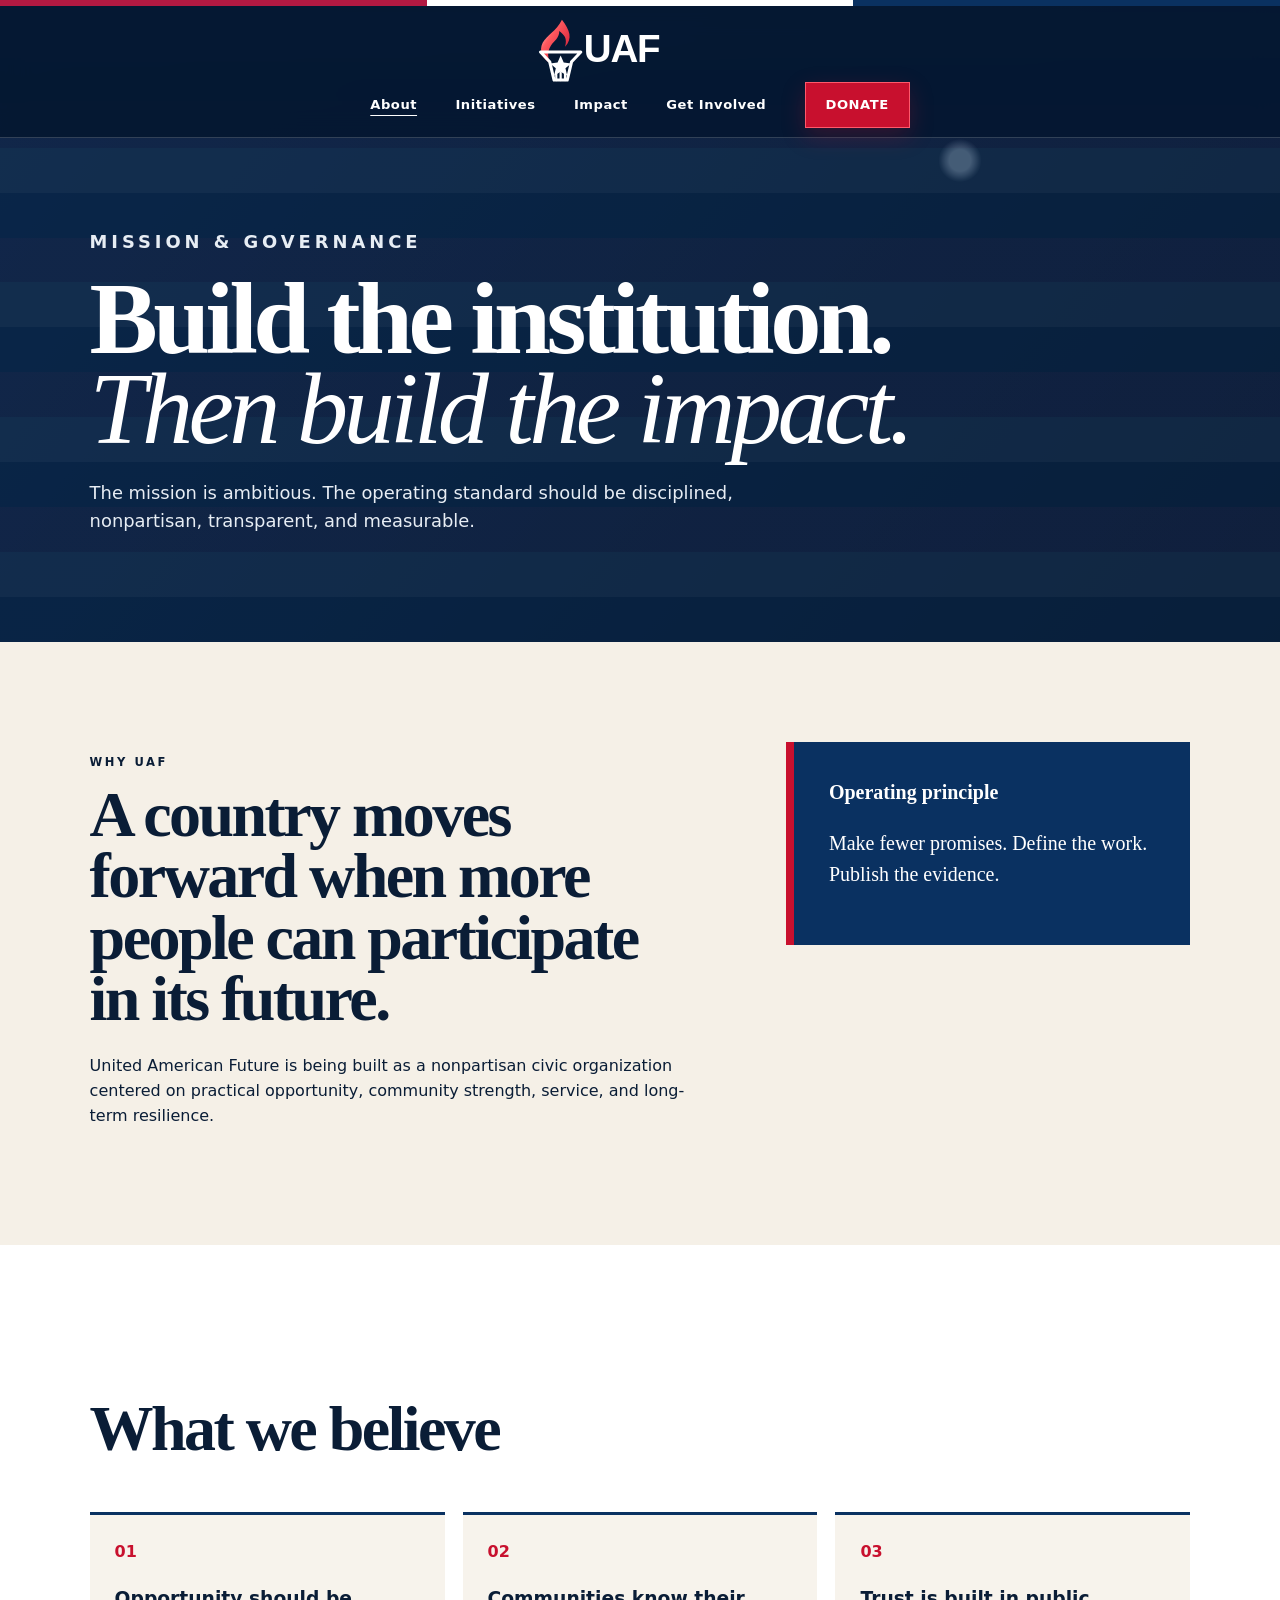
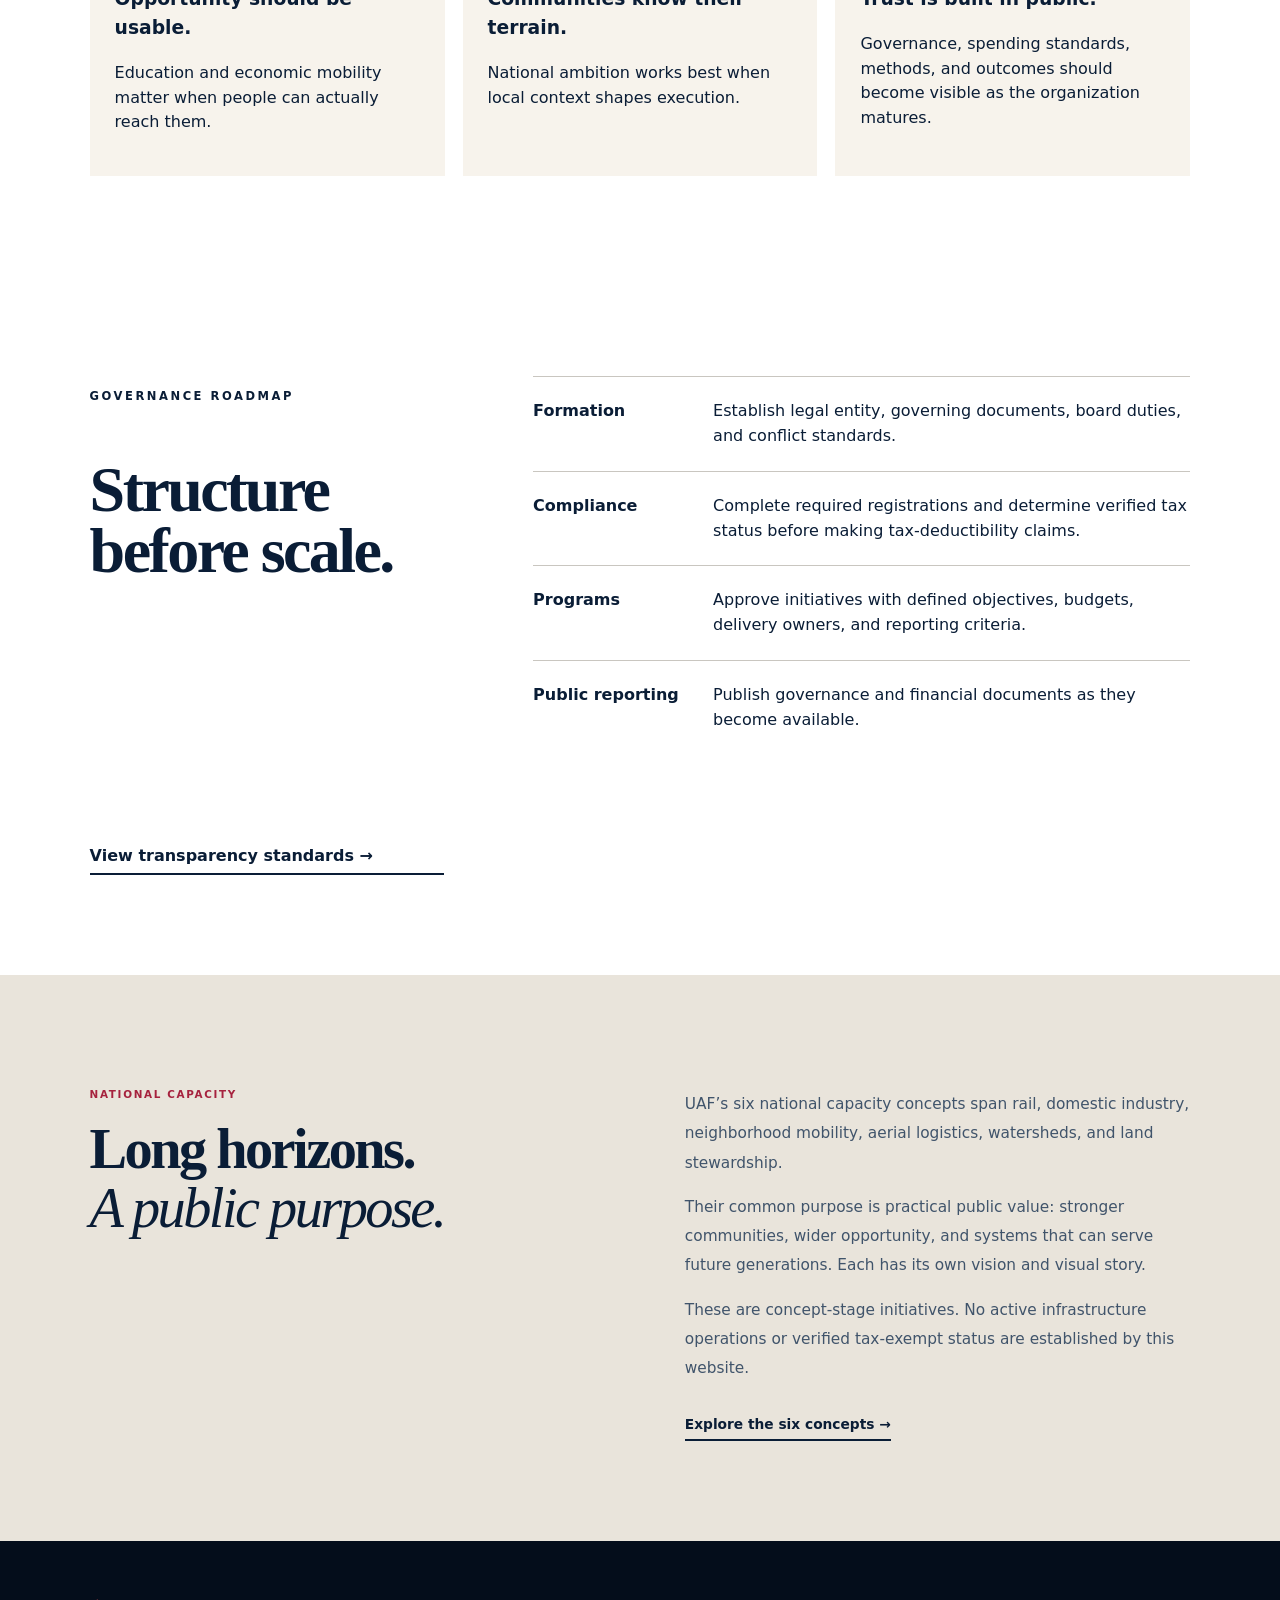
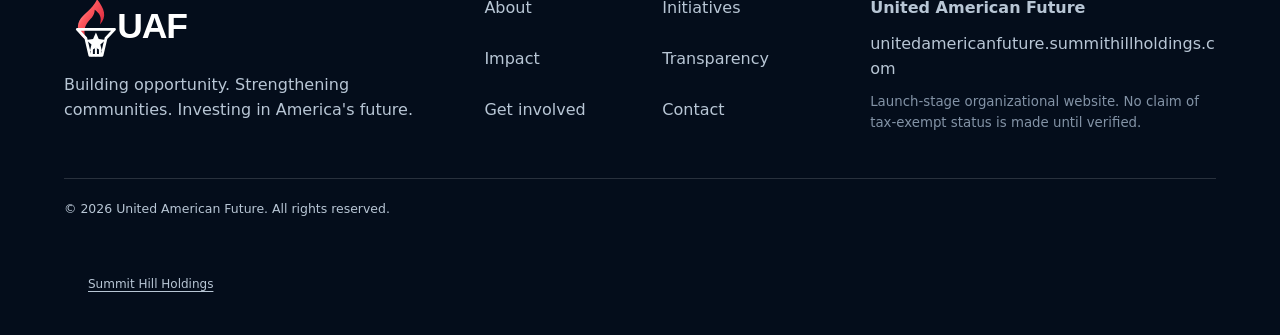
<file: about/index.html>
<!doctype html><html lang="en"><head><meta charset="utf-8"><meta name="viewport" content="width=device-width,initial-scale=1"><meta name="color-scheme" content="light dark"><title>About | United American Future</title><meta name="description" content="Learn the mission, philosophy, and governance roadmap behind United American Future."><link rel="canonical" href="https://unitedamericanfuture.summithillholdings.com/about"><meta property="og:type" content="website"><meta property="og:site_name" content="United American Future"><meta property="og:title" content="About | United American Future"><meta property="og:description" content="Learn the mission, philosophy, and governance roadmap behind United American Future."><meta property="og:url" content="https://unitedamericanfuture.summithillholdings.com/about"><meta name="twitter:card" content="summary"><meta name="twitter:title" content="About | United American Future"><meta name="twitter:description" content="Learn the mission, philosophy, and governance roadmap behind United American Future."><link rel="icon" href="/assets/favicon.svg" type="image/svg+xml"><link rel="stylesheet" href="/site.css"><script type="application/ld+json">{"@context":"https://schema.org","@graph":[{"@type":["Organization","NGO"],"@id":"https://unitedamericanfuture.summithillholdings.com/#organization","name":"United American Future","url":"https://unitedamericanfuture.summithillholdings.com","description":"Learn the mission, philosophy, and governance roadmap behind United American Future."},{"@type":"WebSite","@id":"https://unitedamericanfuture.summithillholdings.com/#website","url":"https://unitedamericanfuture.summithillholdings.com","name":"United American Future","publisher":{"@id":"https://unitedamericanfuture.summithillholdings.com/#organization"}},{"@type":"WebPage","@id":"https://unitedamericanfuture.summithillholdings.com/about#webpage","url":"https://unitedamericanfuture.summithillholdings.com/about","name":"About | United American Future","isPartOf":{"@id":"https://unitedamericanfuture.summithillholdings.com/#website"},"about":{"@id":"https://unitedamericanfuture.summithillholdings.com/#organization"}}]}</script><link rel="stylesheet" href="/rail.css">
<link rel="stylesheet" href="/initiatives.css">
</head><body class="uaf"><div class="flag-ribbon" aria-hidden="true"></div><a class="skip" href="#main">Skip to content</a><header class="global-header"><a class="logo-link" href="/" aria-label="United American Future home"><img src="/assets/uaf-logo.svg" alt="United American Future"></a><nav aria-label="Primary"><a href="/about" aria-current="page">About</a><a href="/initiatives">Initiatives</a><a href="/impact">Impact</a><a href="/get-involved">Get Involved</a><a class="donate" href="/donate">Donate</a></nav><button class="menu" aria-label="Open navigation" aria-expanded="false">☰</button></header><main id="main"><section class="page-hero"><div class="hero-media" aria-hidden="true"></div><div class="hero-shade"></div><div class="hero-copy"><p class="kicker">MISSION & GOVERNANCE</p><h1>Build the institution.<br><em>Then build the impact.</em></h1><p>The mission is ambitious. The operating standard should be disciplined, nonpartisan, transparent, and measurable.</p></div></section><section class="content-grid"><article><p class="eyebrow">WHY UAF</p><h2>A country moves forward when more people can participate in its future.</h2><p>United American Future is being built as a nonpartisan civic organization centered on practical opportunity, community strength, service, and long-term resilience.</p></article><aside class="principle-card"><b>Operating principle</b><p>Make fewer promises. Define the work. Publish the evidence.</p></aside></section><section class="editorial"><h2>What we believe</h2><div class="three"><article><span>01</span><h3>Opportunity should be usable.</h3><p>Education and economic mobility matter when people can actually reach them.</p></article><article><span>02</span><h3>Communities know their terrain.</h3><p>National ambition works best when local context shapes execution.</p></article><article><span>03</span><h3>Trust is built in public.</h3><p>Governance, spending standards, methods, and outcomes should become visible as the organization matures.</p></article></div></section><section class="governance"><div><p class="eyebrow">GOVERNANCE ROADMAP</p><h2>Structure before scale.</h2></div><ol><li><b>Formation</b><span>Establish legal entity, governing documents, board duties, and conflict standards.</span></li><li><b>Compliance</b><span>Complete required registrations and determine verified tax status before making tax-deductibility claims.</span></li><li><b>Programs</b><span>Approve initiatives with defined objectives, budgets, delivery owners, and reporting criteria.</span></li><li><b>Public reporting</b><span>Publish governance and financial documents as they become available.</span></li></ol><a class="text-link" href="/transparency">View transparency standards →</a></section><section class="program-section program-institution"><div><p class="eyebrow">National capacity</p><h2>Long horizons.<br><em>A public purpose.</em></h2></div><div><p>UAF’s six national capacity concepts span rail, domestic industry, neighborhood mobility, aerial logistics, watersheds, and land stewardship.</p><p>Their common purpose is practical public value: stronger communities, wider opportunity, and systems that can serve future generations. Each has its own vision and visual story.</p><p>These are concept-stage initiatives. No active infrastructure operations or verified tax-exempt status are established by this website.</p><a class="text-link" href="/initiatives#national-capacity">Explore the six concepts →</a></div></section></main><footer class="global-footer">
<div class="footer-brand"><img src="/assets/uaf-logo.svg" alt=""><p>Building opportunity. Strengthening communities. Investing in America's future.</p></div><nav aria-label="Footer"><a href="/about">About</a><a href="/initiatives">Initiatives</a><a href="/impact">Impact</a><a href="/transparency">Transparency</a><a href="/get-involved">Get involved</a><a href="/contact">Contact</a></nav><div class="footer-note"><b>United American Future</b><span>unitedamericanfuture.summithillholdings.com</span><small>Launch-stage organizational website. No claim of tax-exempt status is made until verified.</small></div><p class="copyright">© 2026 United American Future. All rights reserved.</p>
<p class="holding-company-link" style="margin:0;padding:16px 24px;font-size:12px;line-height:1.6"><a href="https://summithillholdings.com/" style="color:inherit;text-decoration:underline;text-underline-offset:3px">Summit Hill Holdings</a></p></footer><script src="/site.js" defer></script></body></html>
</file>
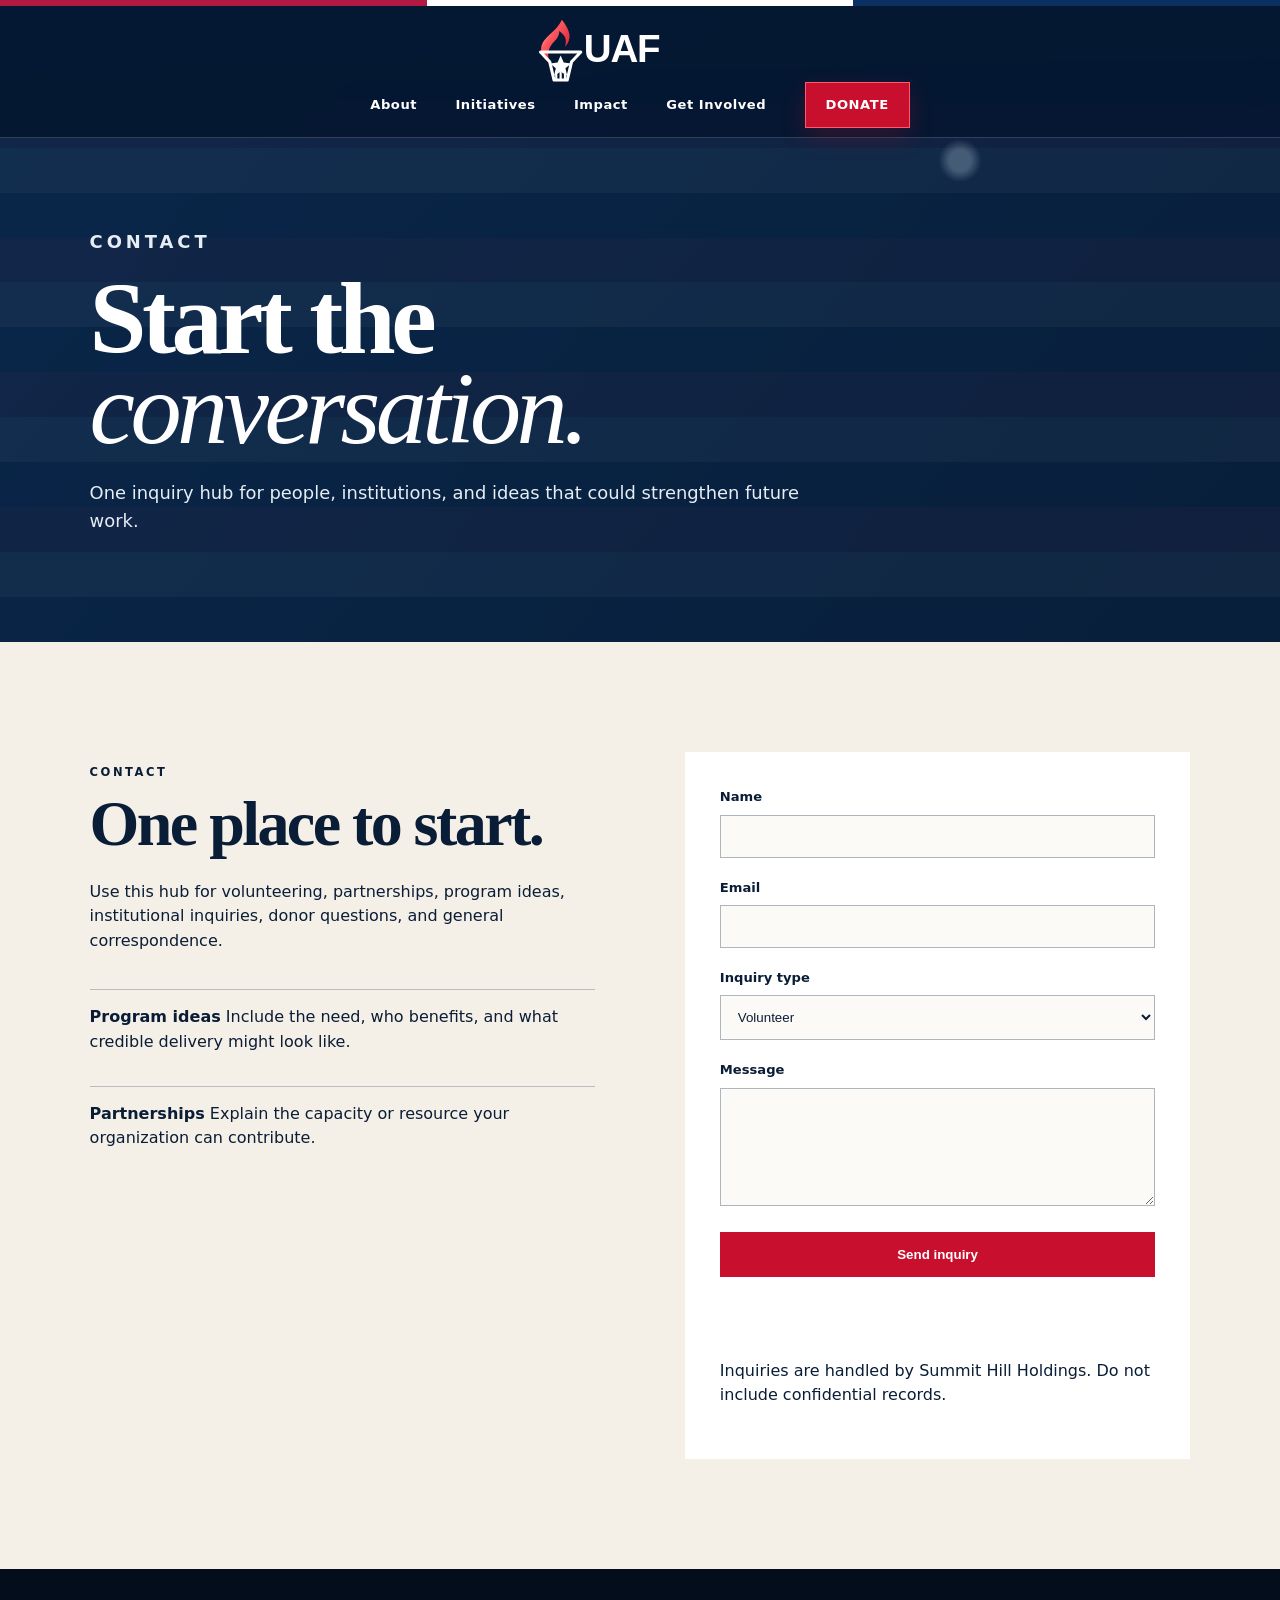
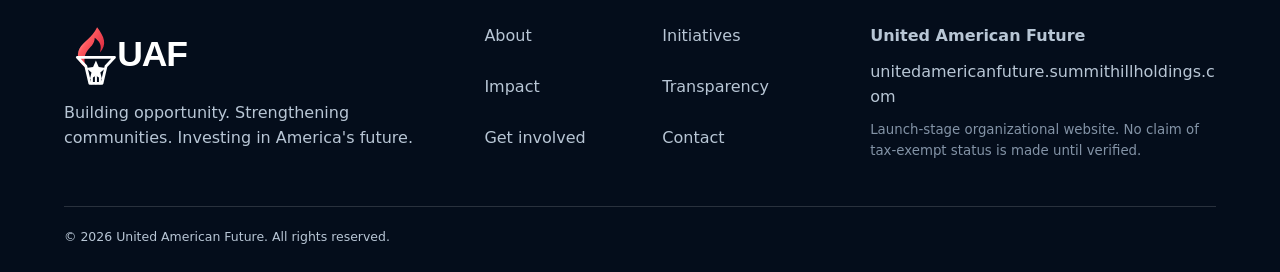
<file: contact/index.html>
<!doctype html><html lang="en"><head><meta charset="utf-8"><meta name="viewport" content="width=device-width,initial-scale=1"><meta name="color-scheme" content="light dark"><title>Contact | United American Future</title><meta name="description" content="Contact United American Future about volunteering, partnerships, program ideas, donor questions, and general inquiries."><link rel="canonical" href="https://unitedamericanfuture.summithillholdings.com/contact"><meta property="og:type" content="website"><meta property="og:site_name" content="United American Future"><meta property="og:title" content="Contact | United American Future"><meta property="og:description" content="Contact United American Future about volunteering, partnerships, program ideas, donor questions, and general inquiries."><meta property="og:url" content="https://unitedamericanfuture.summithillholdings.com/contact"><meta name="twitter:card" content="summary"><meta name="twitter:title" content="Contact | United American Future"><meta name="twitter:description" content="Contact United American Future about volunteering, partnerships, program ideas, donor questions, and general inquiries."><link rel="icon" href="/assets/favicon.svg" type="image/svg+xml"><link rel="stylesheet" href="/site.css"><script type="application/ld+json">{"@context":"https://schema.org","@graph":[{"@type":["Organization","NGO"],"@id":"https://unitedamericanfuture.summithillholdings.com/#organization","name":"United American Future","url":"https://unitedamericanfuture.summithillholdings.com","description":"Contact United American Future about volunteering, partnerships, program ideas, donor questions, and general inquiries."},{"@type":"WebSite","@id":"https://unitedamericanfuture.summithillholdings.com/#website","url":"https://unitedamericanfuture.summithillholdings.com","name":"United American Future","publisher":{"@id":"https://unitedamericanfuture.summithillholdings.com/#organization"}},{"@type":"WebPage","@id":"https://unitedamericanfuture.summithillholdings.com/contact#webpage","url":"https://unitedamericanfuture.summithillholdings.com/contact","name":"Contact | United American Future","isPartOf":{"@id":"https://unitedamericanfuture.summithillholdings.com/#website"},"about":{"@id":"https://unitedamericanfuture.summithillholdings.com/#organization"}}]}</script><link rel="stylesheet" href="/rail.css">
<link rel="stylesheet" href="/initiatives.css">
</head><body class="uaf"><div class="flag-ribbon" aria-hidden="true"></div><a class="skip" href="#main">Skip to content</a><header class="global-header"><a class="logo-link" href="/" aria-label="United American Future home"><img src="/assets/uaf-logo.svg" alt="United American Future"></a><nav aria-label="Primary"><a href="/about">About</a><a href="/initiatives">Initiatives</a><a href="/impact">Impact</a><a href="/get-involved">Get Involved</a><a class="donate" href="/donate">Donate</a></nav><button class="menu" aria-label="Open navigation" aria-expanded="false">☰</button></header><main id="main"><section class="page-hero"><div class="hero-media" aria-hidden="true"></div><div class="hero-shade"></div><div class="hero-copy"><p class="kicker">CONTACT</p><h1>Start the<br><em>conversation.</em></h1><p>One inquiry hub for people, institutions, and ideas that could strengthen future work.</p></div></section><section class="contact-shell"><div><p class="eyebrow">CONTACT</p><h2>One place to start.</h2><p>Use this hub for volunteering, partnerships, program ideas, institutional inquiries, donor questions, and general correspondence.</p><div class="contact-notes"><p><b>Program ideas</b> Include the need, who benefits, and what credible delivery might look like.</p><p><b>Partnerships</b> Explain the capacity or resource your organization can contribute.</p></div></div><form class="contact-form" action="https://summithillholdings.com/api/inquiry?venture=united-american-future" method="POST" data-contact-form><span class="program-anchor" id="keystone-foundry" aria-hidden="true"></span><span class="program-anchor" id="connected-communities" aria-hidden="true"></span><span class="program-anchor" id="skyway" aria-hidden="true"></span><span class="program-anchor" id="watershed" aria-hidden="true"></span><span class="program-anchor" id="heritage-ecosystems" aria-hidden="true"></span><p class="rail-contact-context" id="iron-corridor" data-program-context hidden>Regarding the Iron Corridor Initiative. Brief introductions only; confidential documents can be arranged separately.</p><input type="hidden" name="_subject" value="United American Future — website inquiry"><input type="hidden" name="_template" value="table"><input type="hidden" name="_captcha" value="false"><input type="hidden" name="_url" value="https://unitedamericanfuture.summithillholdings.com/contact"><input type="text" name="_honey" tabindex="-1" autocomplete="off" aria-hidden="true" style="display:none"><label>Name<input required name="name" autocomplete="name"></label><label>Email<input required type="email" name="email" autocomplete="email"></label><label>Inquiry type<select name="type"><option>Volunteer</option><option>Partnership</option><option>Program idea</option><option>Donation question</option><option>General inquiry</option><option value="iron-corridor">Iron Corridor initiative inquiry</option><option value="keystone-foundry">Keystone Foundry initiative inquiry</option><option value="connected-communities">Connected Communities initiative inquiry</option><option value="skyway">Skyway Logistics initiative inquiry</option><option value="watershed">Continental Watershed initiative inquiry</option><option value="heritage-ecosystems">Heritage Ecosystems initiative inquiry</option><option value="infrastructure">National capacity initiative inquiry</option></select></label><label>Message<textarea required rows="6" name="message"></textarea></label><button class="button red" type="submit">Send inquiry</button><p class="form-status" role="status" aria-live="polite"></p><p>Inquiries are handled by Summit Hill Holdings. Do not include confidential records.</p></form></section></main><footer class="global-footer">
<div class="footer-brand"><img src="/assets/uaf-logo.svg" alt=""><p>Building opportunity. Strengthening communities. Investing in America's future.</p></div><nav aria-label="Footer"><a href="/about">About</a><a href="/initiatives">Initiatives</a><a href="/impact">Impact</a><a href="/transparency">Transparency</a><a href="/get-involved">Get involved</a><a href="/contact">Contact</a></nav><div class="footer-note"><b>United American Future</b><span>unitedamericanfuture.summithillholdings.com</span><small>Launch-stage organizational website. No claim of tax-exempt status is made until verified.</small></div><p class="copyright">© 2026 United American Future. All rights reserved.</p>
</footer><script src="/site.js" defer></script><script src="/initiative-contact.js" defer></script></body></html>
</file>
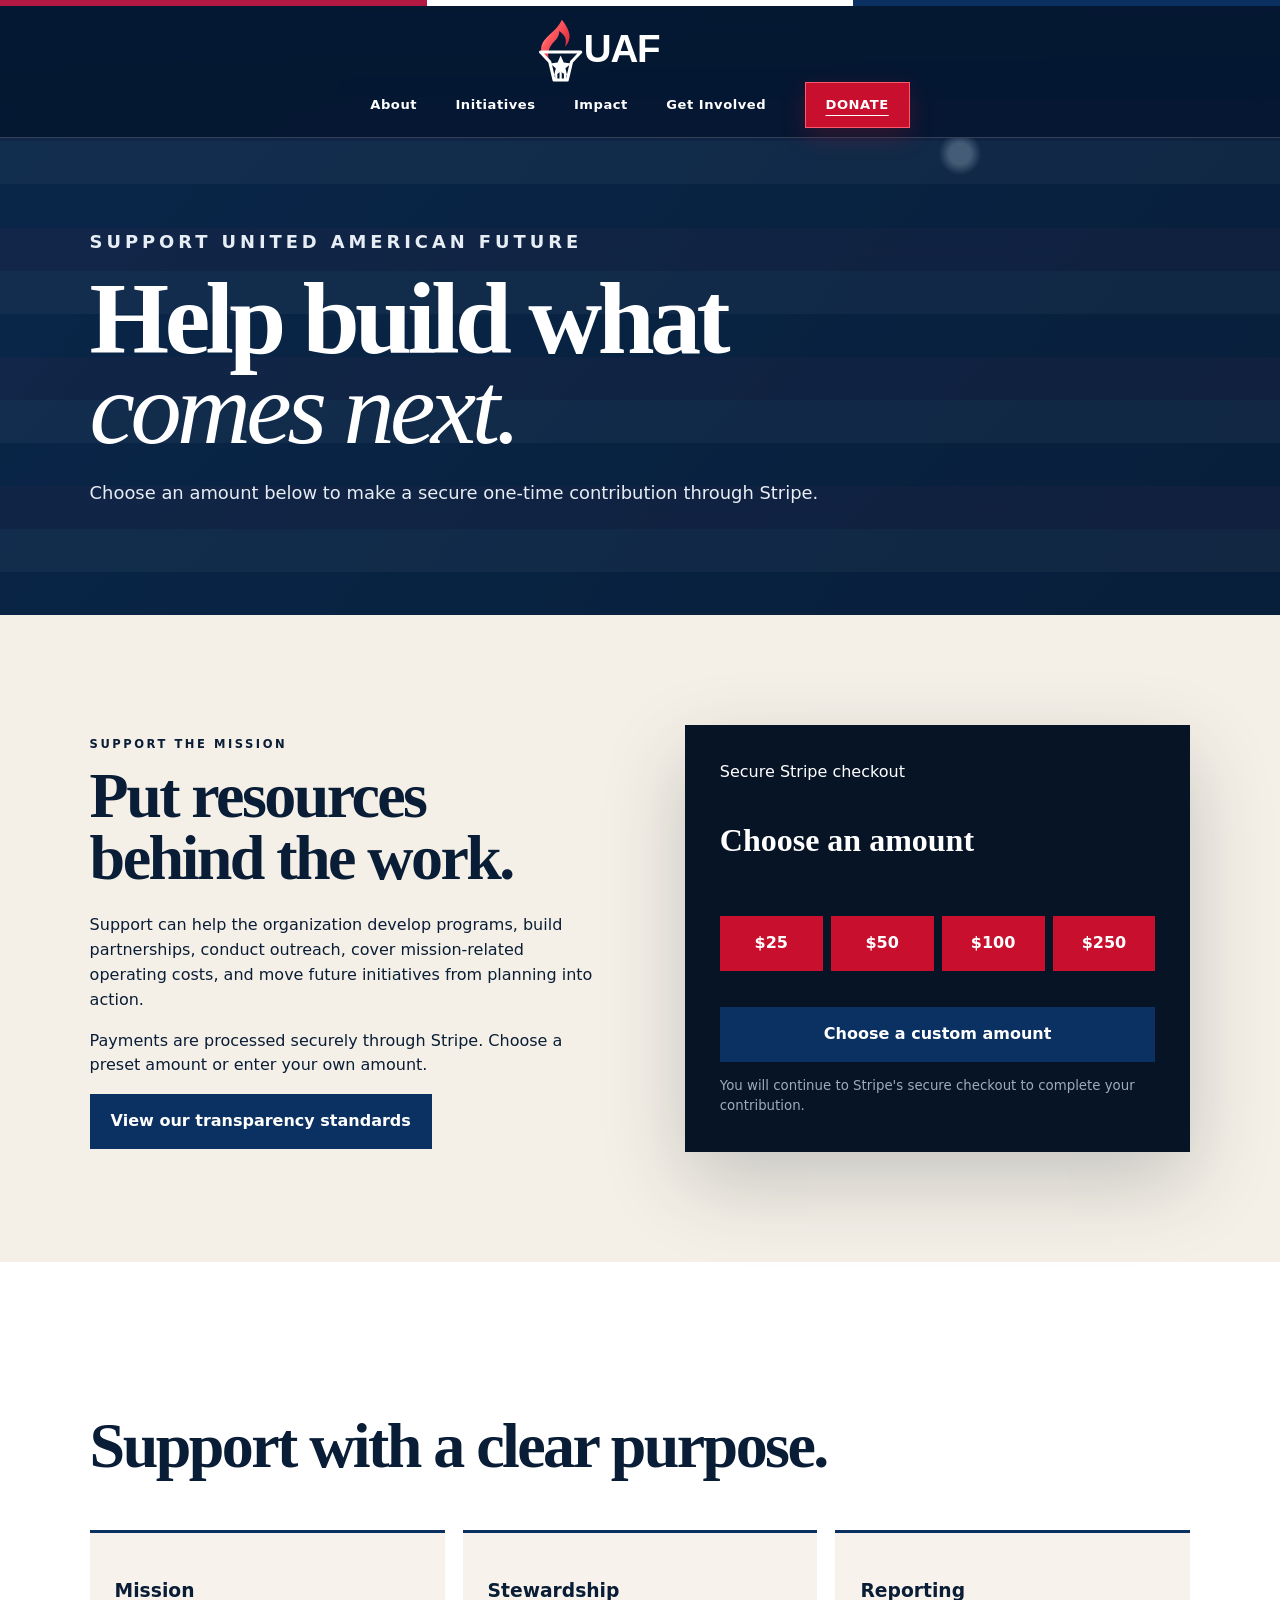
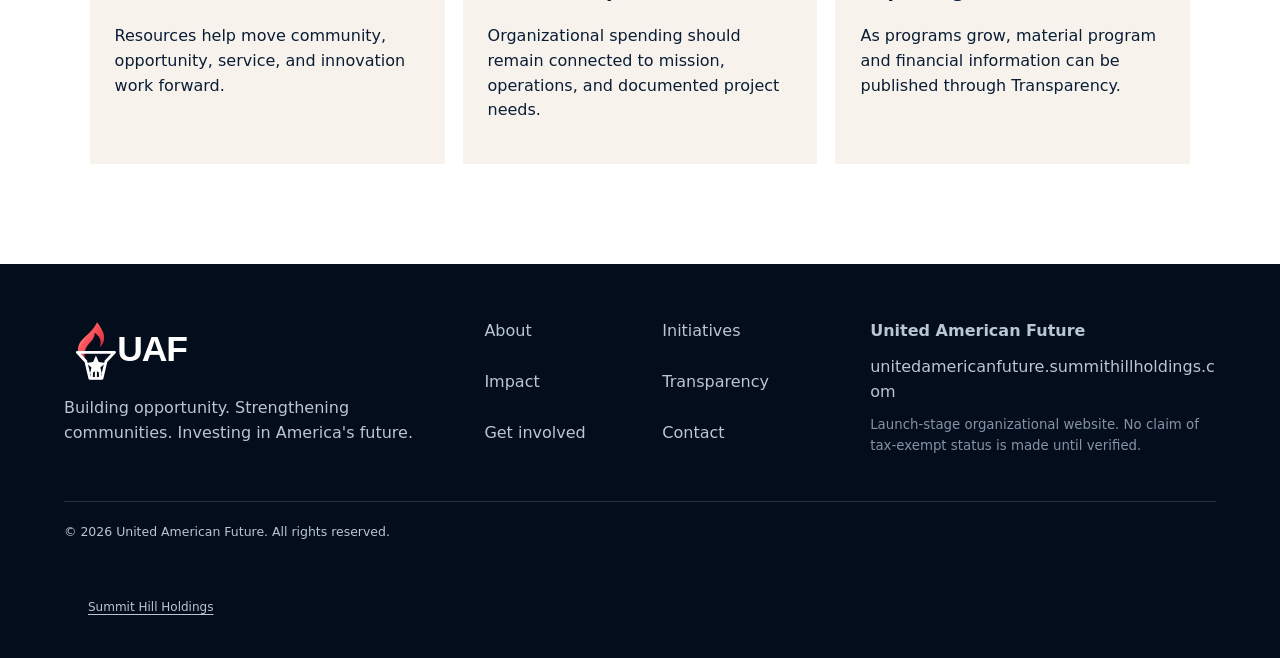
<file: donate/index.html>
<!doctype html><html lang="en"><head><meta charset="utf-8"><meta name="viewport" content="width=device-width,initial-scale=1"><meta name="color-scheme" content="light dark"><title>Donate | United American Future</title><meta name="description" content="Support United American Future with a secure one-time contribution through Stripe."><link rel="canonical" href="https://unitedamericanfuture.summithillholdings.com/donate"><meta property="og:type" content="website"><meta property="og:site_name" content="United American Future"><meta property="og:title" content="Donate | United American Future"><meta property="og:description" content="Support United American Future with a secure one-time contribution through Stripe."><meta property="og:url" content="https://unitedamericanfuture.summithillholdings.com/donate"><meta name="twitter:card" content="summary"><meta name="twitter:title" content="Donate | United American Future"><meta name="twitter:description" content="Support United American Future with a secure one-time contribution through Stripe."><link rel="icon" href="/assets/favicon.svg" type="image/svg+xml"><link rel="stylesheet" href="/site.css"><script type="application/ld+json">{"@context":"https://schema.org","@graph":[{"@type":["Organization","NGO"],"@id":"https://unitedamericanfuture.summithillholdings.com/#organization","name":"United American Future","url":"https://unitedamericanfuture.summithillholdings.com","description":"A civic nonprofit concept focused on opportunity, community, service, stability, and American innovation."},{"@type":"WebSite","@id":"https://unitedamericanfuture.summithillholdings.com/#website","url":"https://unitedamericanfuture.summithillholdings.com","name":"United American Future","publisher":{"@id":"https://unitedamericanfuture.summithillholdings.com/#organization"}},{"@type":"WebPage","@id":"https://unitedamericanfuture.summithillholdings.com/donate#webpage","url":"https://unitedamericanfuture.summithillholdings.com/donate","name":"Donate | United American Future","isPartOf":{"@id":"https://unitedamericanfuture.summithillholdings.com/#website"},"about":{"@id":"https://unitedamericanfuture.summithillholdings.com/#organization"}}]}</script><link rel="stylesheet" href="/rail.css">
</head><body class="uaf"><div class="flag-ribbon" aria-hidden="true"></div><a class="skip" href="#main">Skip to content</a><header class="global-header"><a class="logo-link" href="/" aria-label="United American Future home"><img src="/assets/uaf-logo.svg" alt="United American Future"></a><nav aria-label="Primary"><a href="/about">About</a><a href="/initiatives">Initiatives</a><a href="/impact">Impact</a><a href="/get-involved">Get Involved</a><a class="donate" href="/donate" aria-current="page">Donate</a></nav><button class="menu" aria-label="Open navigation" aria-expanded="false">☰</button></header><main id="main"><section class="page-hero"><div class="hero-media" aria-hidden="true"></div><div class="hero-shade"></div><div class="hero-copy"><p class="kicker">SUPPORT UNITED AMERICAN FUTURE</p><h1>Help build what<br><em>comes next.</em></h1><p>Choose an amount below to make a secure one-time contribution through Stripe.</p></div></section><section class="donate-shell"><div class="donate-copy"><p class="eyebrow">SUPPORT THE MISSION</p><h2>Put resources behind the work.</h2><p>Support can help the organization develop programs, build partnerships, conduct outreach, cover mission-related operating costs, and move future initiatives from planning into action.</p><p>Payments are processed securely through Stripe. Choose a preset amount or enter your own amount.</p><a class="button navy" href="/transparency">View our transparency standards</a></div><div class="donation-preview" aria-label="United American Future contribution options"><span>Secure Stripe checkout</span><h3>Choose an amount</h3><div class="amounts"><a class="button red" href="https://donate.stripe.com/dRm7sL8Ze2yzeXZ0w71Fe02">$25</a><a class="button red" href="https://donate.stripe.com/4gMeVd8Zegpp9DFdiT1Fe03">$50</a><a class="button red" href="https://donate.stripe.com/6oU00j6R6dddeXZ6Uv1Fe04">$100</a><a class="button red" href="https://donate.stripe.com/6oU4gz1wMgpp2bddiT1Fe05">$250</a></div><a class="button navy" href="https://donate.stripe.com/5kQ6oH8Zeehh179ceP1Fe00">Choose a custom amount</a><small>You will continue to Stripe's secure checkout to complete your contribution.</small></div></section><section class="donor-standards"><h2>Support with a clear purpose.</h2><div class="three"><article><h3>Mission</h3><p>Resources help move community, opportunity, service, and innovation work forward.</p></article><article><h3>Stewardship</h3><p>Organizational spending should remain connected to mission, operations, and documented project needs.</p></article><article><h3>Reporting</h3><p>As programs grow, material program and financial information can be published through Transparency.</p></article></div></section></main><footer class="global-footer">
<div class="footer-brand"><img src="/assets/uaf-logo.svg" alt=""><p>Building opportunity. Strengthening communities. Investing in America's future.</p></div><nav aria-label="Footer"><a href="/about">About</a><a href="/initiatives">Initiatives</a><a href="/impact">Impact</a><a href="/transparency">Transparency</a><a href="/get-involved">Get involved</a><a href="/contact">Contact</a></nav><div class="footer-note"><b>United American Future</b><span>unitedamericanfuture.summithillholdings.com</span><small>Launch-stage organizational website. No claim of tax-exempt status is made until verified.</small></div><p class="copyright">© 2026 United American Future. All rights reserved.</p>
<p class="holding-company-link" style="margin:0;padding:16px 24px;font-size:12px;line-height:1.6"><a href="https://summithillholdings.com/" style="color:inherit;text-decoration:underline;text-underline-offset:3px">Summit Hill Holdings</a></p></footer><script src="/site.js" defer></script></body></html>
</file>
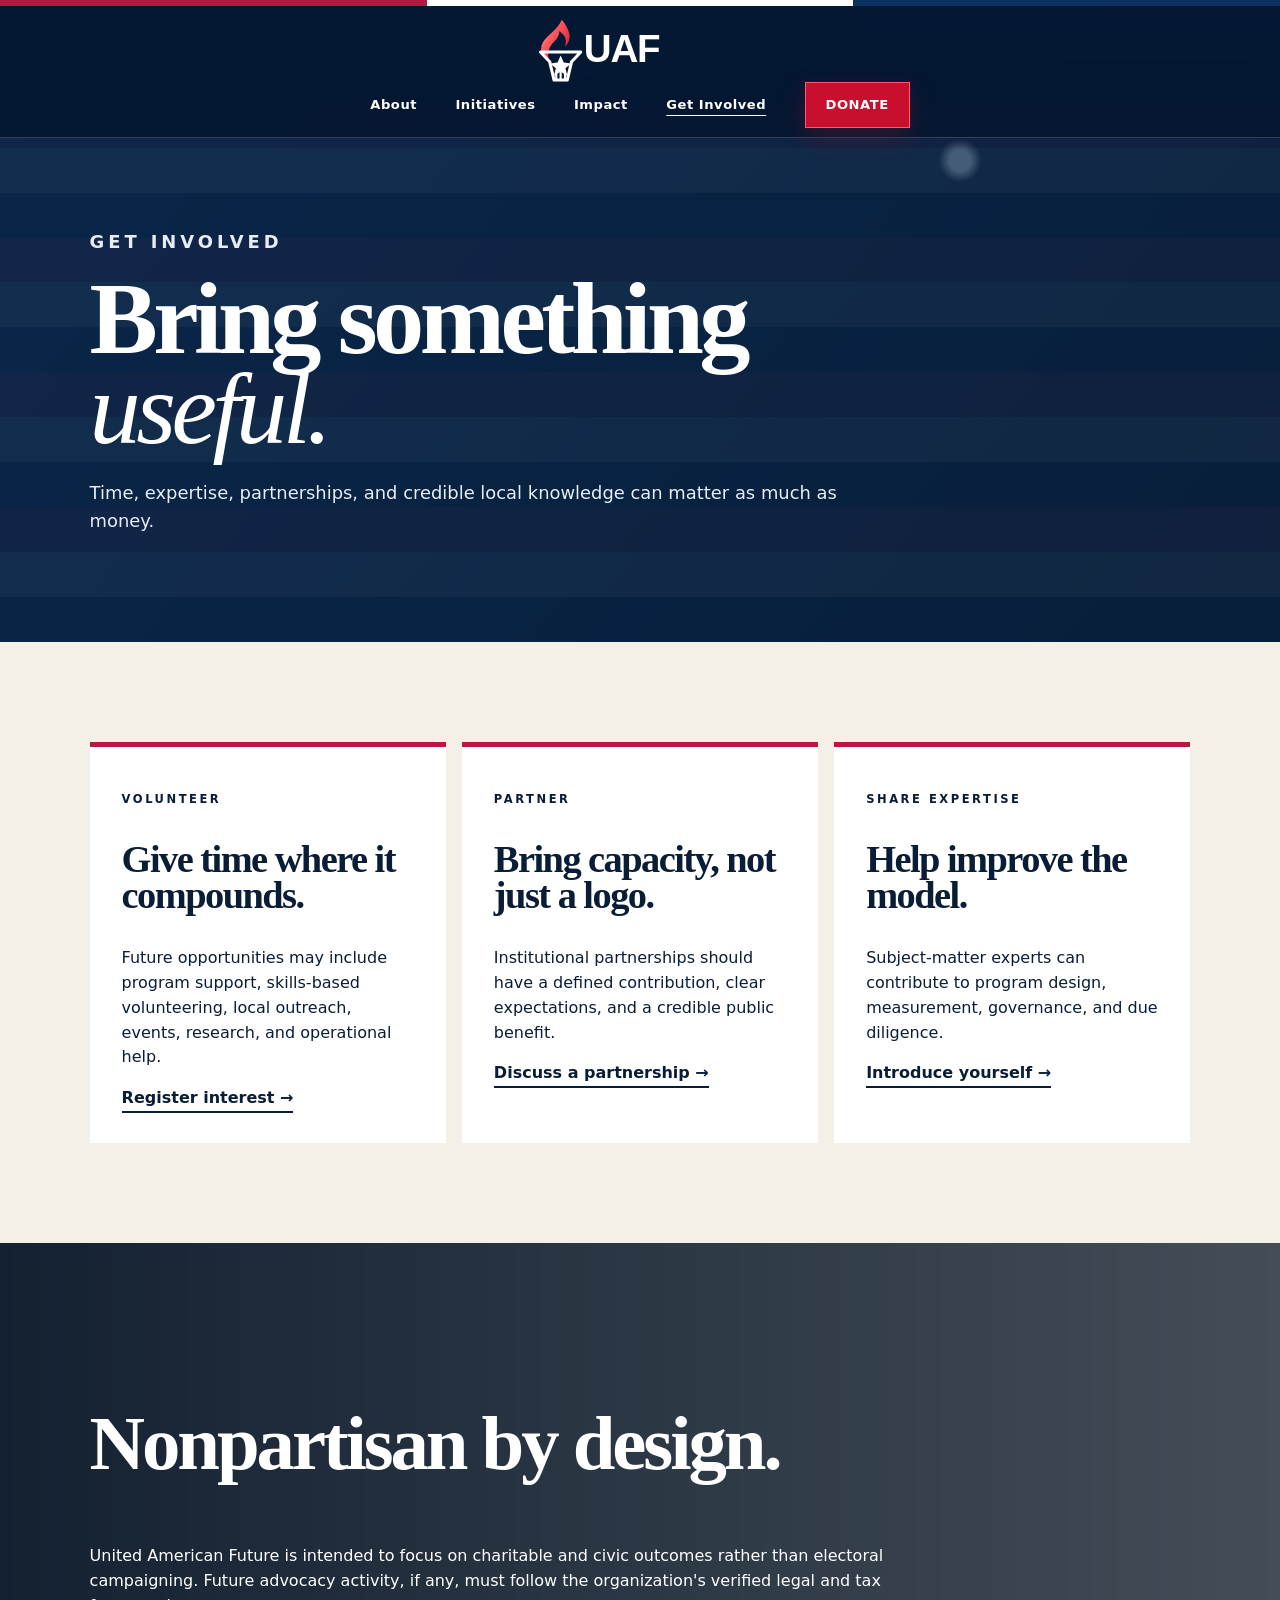
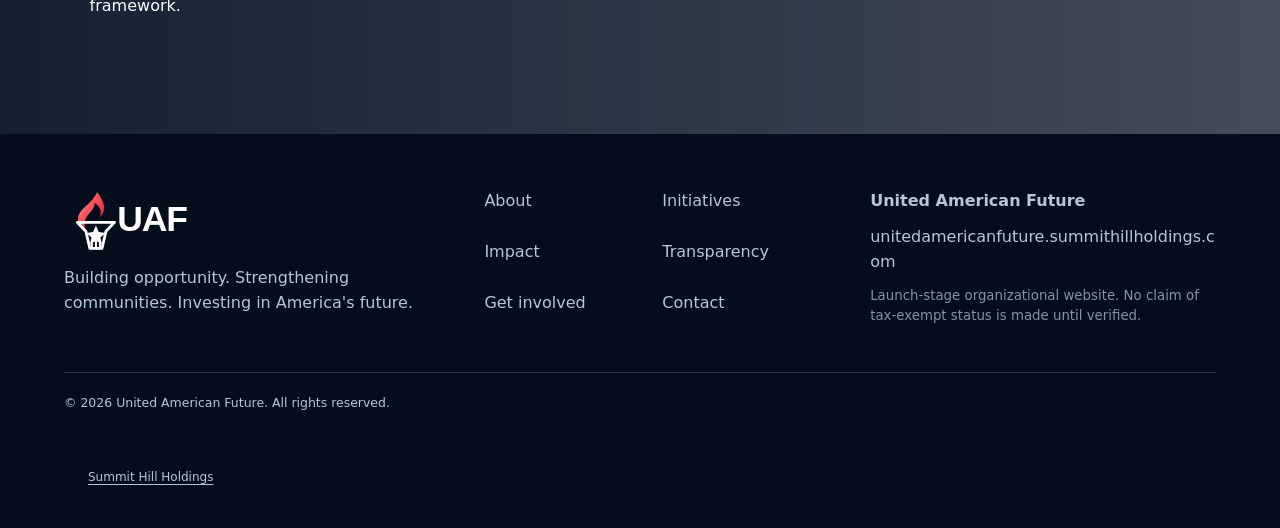
<file: get-involved/index.html>
<!doctype html><html lang="en"><head><meta charset="utf-8"><meta name="viewport" content="width=device-width,initial-scale=1"><meta name="color-scheme" content="light dark"><title>Get Involved | United American Future</title><meta name="description" content="Explore ways to volunteer, partner, share expertise, and support the future work of United American Future."><link rel="canonical" href="https://unitedamericanfuture.summithillholdings.com/get-involved"><meta property="og:type" content="website"><meta property="og:site_name" content="United American Future"><meta property="og:title" content="Get Involved | United American Future"><meta property="og:description" content="Explore ways to volunteer, partner, share expertise, and support the future work of United American Future."><meta property="og:url" content="https://unitedamericanfuture.summithillholdings.com/get-involved"><meta name="twitter:card" content="summary"><meta name="twitter:title" content="Get Involved | United American Future"><meta name="twitter:description" content="Explore ways to volunteer, partner, share expertise, and support the future work of United American Future."><link rel="icon" href="/assets/favicon.svg" type="image/svg+xml"><link rel="stylesheet" href="/site.css"><script type="application/ld+json">{"@context":"https://schema.org","@graph":[{"@type":["Organization","NGO"],"@id":"https://unitedamericanfuture.summithillholdings.com/#organization","name":"United American Future","url":"https://unitedamericanfuture.summithillholdings.com","description":"Explore ways to volunteer, partner, share expertise, and support the future work of United American Future."},{"@type":"WebSite","@id":"https://unitedamericanfuture.summithillholdings.com/#website","url":"https://unitedamericanfuture.summithillholdings.com","name":"United American Future","publisher":{"@id":"https://unitedamericanfuture.summithillholdings.com/#organization"}},{"@type":"WebPage","@id":"https://unitedamericanfuture.summithillholdings.com/get-involved#webpage","url":"https://unitedamericanfuture.summithillholdings.com/get-involved","name":"Get Involved | United American Future","isPartOf":{"@id":"https://unitedamericanfuture.summithillholdings.com/#website"},"about":{"@id":"https://unitedamericanfuture.summithillholdings.com/#organization"}}]}</script><link rel="stylesheet" href="/rail.css">
</head><body class="uaf"><div class="flag-ribbon" aria-hidden="true"></div><a class="skip" href="#main">Skip to content</a><header class="global-header"><a class="logo-link" href="/" aria-label="United American Future home"><img src="/assets/uaf-logo.svg" alt="United American Future"></a><nav aria-label="Primary"><a href="/about">About</a><a href="/initiatives">Initiatives</a><a href="/impact">Impact</a><a href="/get-involved" aria-current="page">Get Involved</a><a class="donate" href="/donate">Donate</a></nav><button class="menu" aria-label="Open navigation" aria-expanded="false">☰</button></header><main id="main"><section class="page-hero"><div class="hero-media" aria-hidden="true"></div><div class="hero-shade"></div><div class="hero-copy"><p class="kicker">GET INVOLVED</p><h1>Bring something<br><em>useful.</em></h1><p>Time, expertise, partnerships, and credible local knowledge can matter as much as money.</p></div></section><section class="involve-grid"><article><p class="eyebrow">VOLUNTEER</p><h2>Give time where it compounds.</h2><p>Future opportunities may include program support, skills-based volunteering, local outreach, events, research, and operational help.</p><a class="text-link" href="/contact">Register interest →</a></article><article><p class="eyebrow">PARTNER</p><h2>Bring capacity, not just a logo.</h2><p>Institutional partnerships should have a defined contribution, clear expectations, and a credible public benefit.</p><a class="text-link" href="/contact">Discuss a partnership →</a></article><article><p class="eyebrow">SHARE EXPERTISE</p><h2>Help improve the model.</h2><p>Subject-matter experts can contribute to program design, measurement, governance, and due diligence.</p><a class="text-link" href="/contact">Introduce yourself →</a></article></section><section class="nonpartisan"><div><h2>Nonpartisan by design.</h2><p>United American Future is intended to focus on charitable and civic outcomes rather than electoral campaigning. Future advocacy activity, if any, must follow the organization's verified legal and tax framework.</p></div></section></main><footer class="global-footer">
<div class="footer-brand"><img src="/assets/uaf-logo.svg" alt=""><p>Building opportunity. Strengthening communities. Investing in America's future.</p></div><nav aria-label="Footer"><a href="/about">About</a><a href="/initiatives">Initiatives</a><a href="/impact">Impact</a><a href="/transparency">Transparency</a><a href="/get-involved">Get involved</a><a href="/contact">Contact</a></nav><div class="footer-note"><b>United American Future</b><span>unitedamericanfuture.summithillholdings.com</span><small>Launch-stage organizational website. No claim of tax-exempt status is made until verified.</small></div><p class="copyright">© 2026 United American Future. All rights reserved.</p>
<p class="holding-company-link" style="margin:0;padding:16px 24px;font-size:12px;line-height:1.6"><a href="https://summithillholdings.com/" style="color:inherit;text-decoration:underline;text-underline-offset:3px">Summit Hill Holdings</a></p></footer><script src="/site.js" defer></script></body></html>
</file>
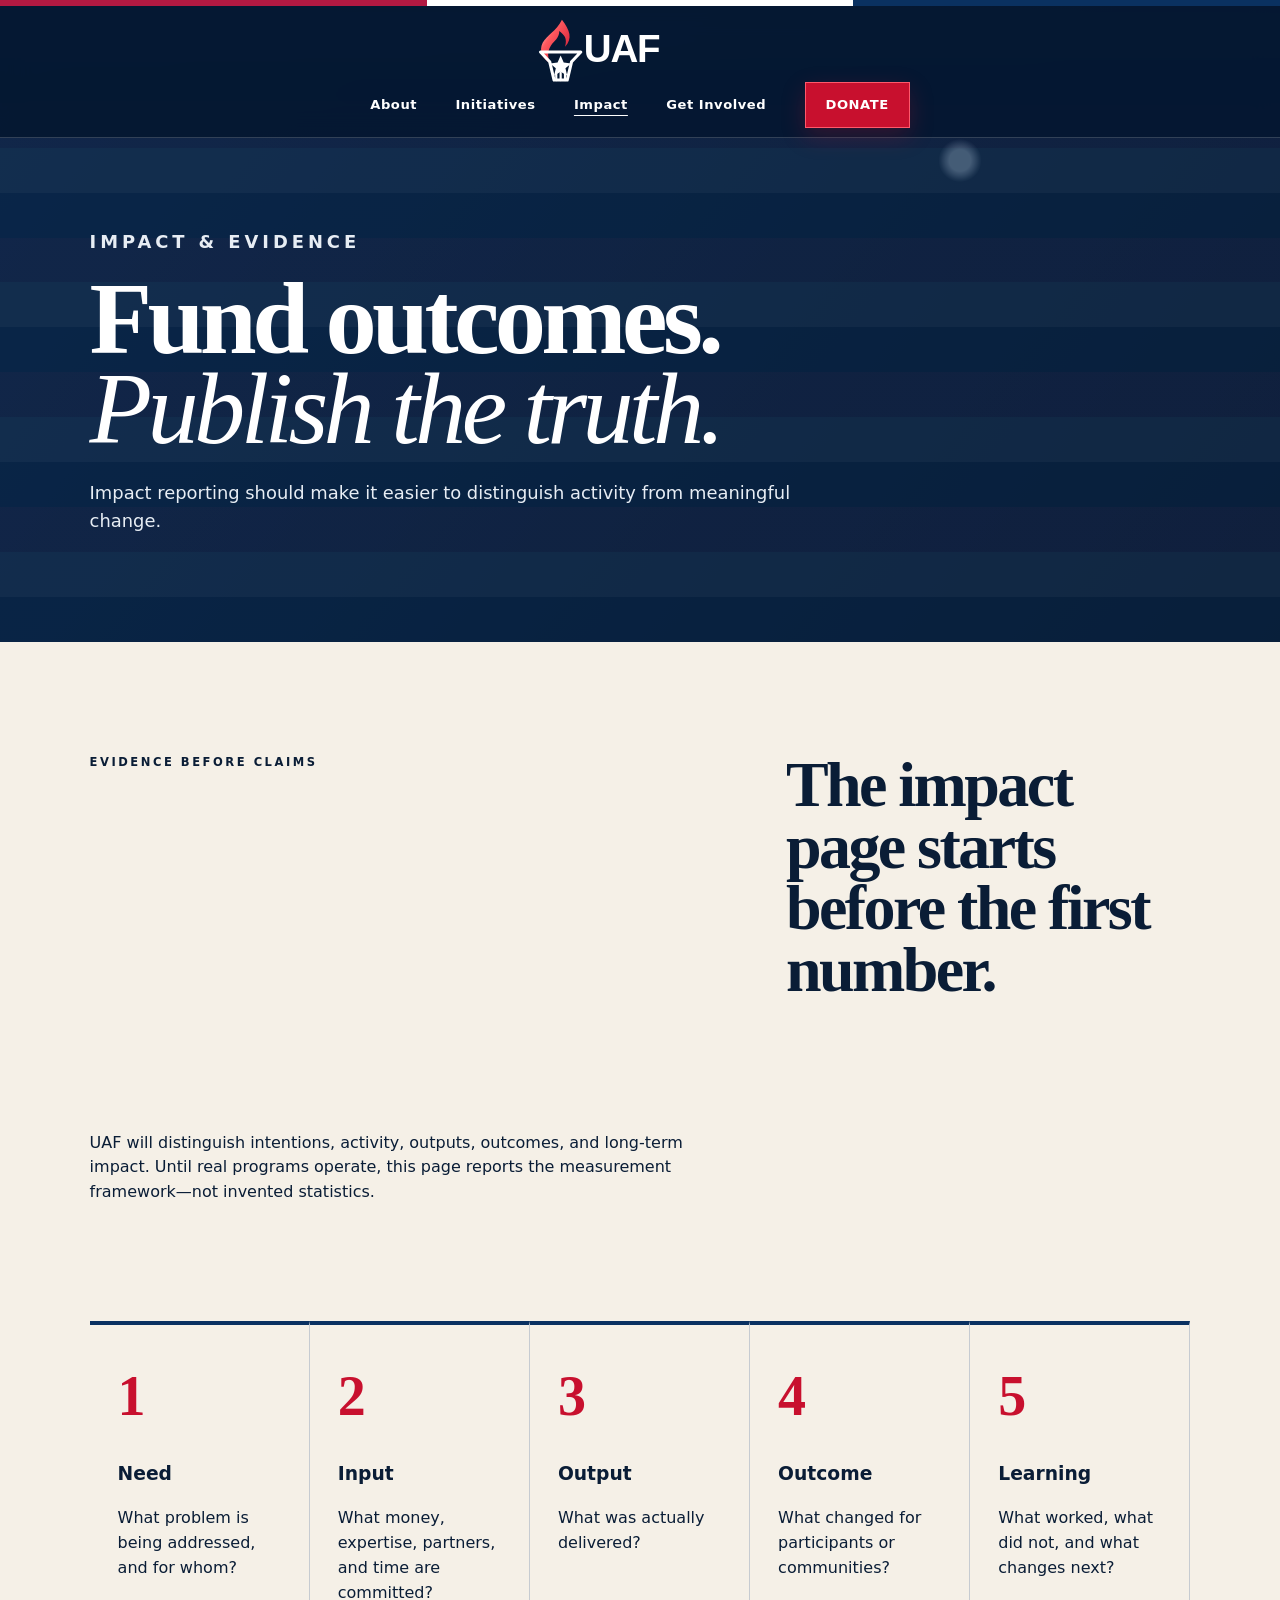
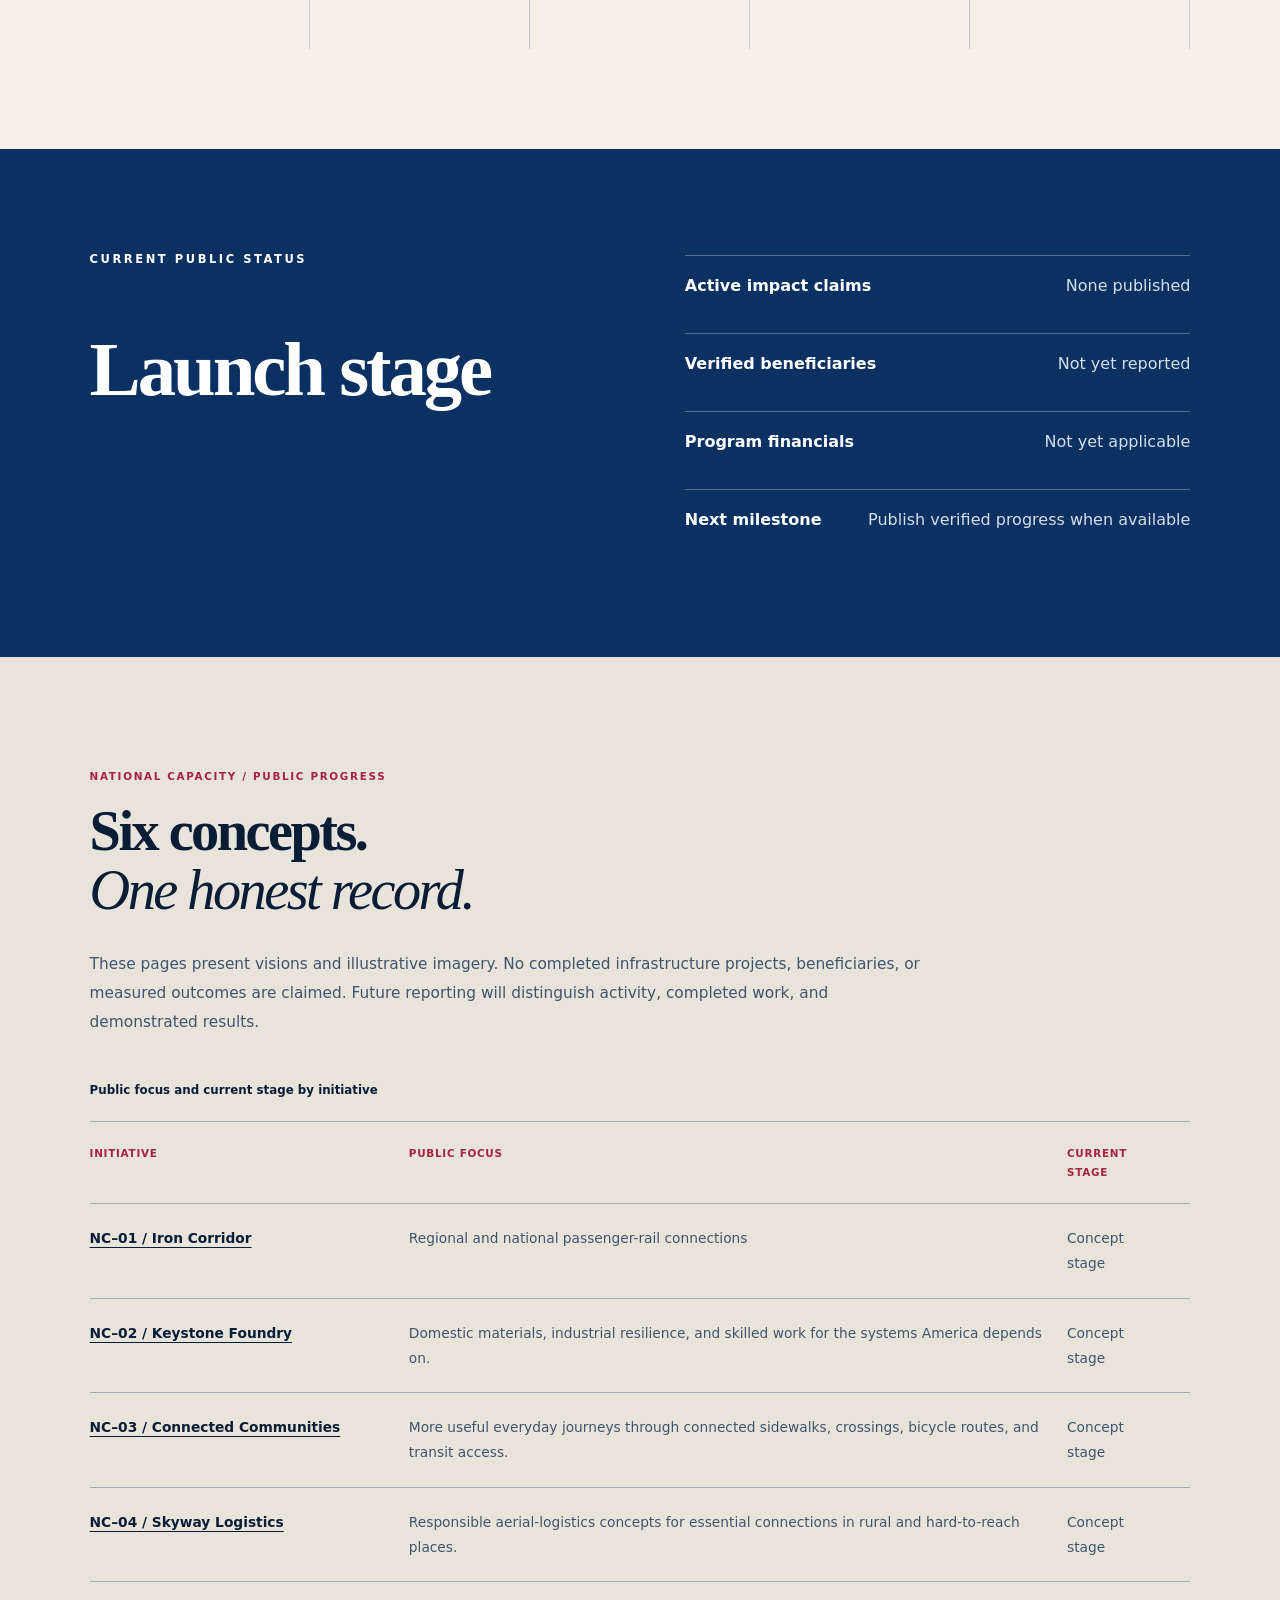
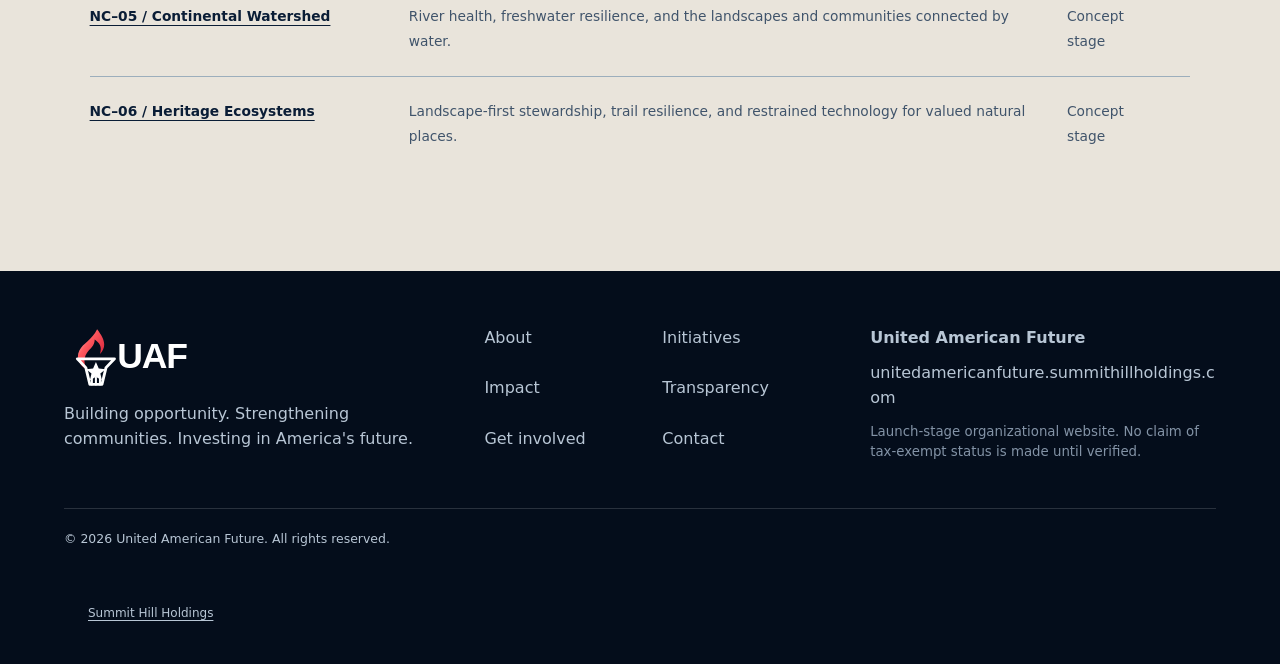
<file: impact/index.html>
<!doctype html><html lang="en"><head><meta charset="utf-8"><meta name="viewport" content="width=device-width,initial-scale=1"><meta name="color-scheme" content="light dark"><title>Impact | United American Future</title><meta name="description" content="See how United American Future plans to define needs, measure outcomes, and report real impact without inflated claims."><link rel="canonical" href="https://unitedamericanfuture.summithillholdings.com/impact"><meta property="og:type" content="website"><meta property="og:site_name" content="United American Future"><meta property="og:title" content="Impact | United American Future"><meta property="og:description" content="See how United American Future plans to define needs, measure outcomes, and report real impact without inflated claims."><meta property="og:url" content="https://unitedamericanfuture.summithillholdings.com/impact"><meta name="twitter:card" content="summary"><meta name="twitter:title" content="Impact | United American Future"><meta name="twitter:description" content="See how United American Future plans to define needs, measure outcomes, and report real impact without inflated claims."><link rel="icon" href="/assets/favicon.svg" type="image/svg+xml"><link rel="stylesheet" href="/site.css"><script type="application/ld+json">{"@context":"https://schema.org","@graph":[{"@type":["Organization","NGO"],"@id":"https://unitedamericanfuture.summithillholdings.com/#organization","name":"United American Future","url":"https://unitedamericanfuture.summithillholdings.com","description":"See how United American Future plans to define needs, measure outcomes, and report real impact without inflated claims."},{"@type":"WebSite","@id":"https://unitedamericanfuture.summithillholdings.com/#website","url":"https://unitedamericanfuture.summithillholdings.com","name":"United American Future","publisher":{"@id":"https://unitedamericanfuture.summithillholdings.com/#organization"}},{"@type":"WebPage","@id":"https://unitedamericanfuture.summithillholdings.com/impact#webpage","url":"https://unitedamericanfuture.summithillholdings.com/impact","name":"Impact | United American Future","isPartOf":{"@id":"https://unitedamericanfuture.summithillholdings.com/#website"},"about":{"@id":"https://unitedamericanfuture.summithillholdings.com/#organization"}}]}</script><link rel="stylesheet" href="/rail.css">
<link rel="stylesheet" href="/initiatives.css">
</head><body class="uaf"><div class="flag-ribbon" aria-hidden="true"></div><a class="skip" href="#main">Skip to content</a><header class="global-header"><a class="logo-link" href="/" aria-label="United American Future home"><img src="/assets/uaf-logo.svg" alt="United American Future"></a><nav aria-label="Primary"><a href="/about">About</a><a href="/initiatives">Initiatives</a><a href="/impact" aria-current="page">Impact</a><a href="/get-involved">Get Involved</a><a class="donate" href="/donate">Donate</a></nav><button class="menu" aria-label="Open navigation" aria-expanded="false">☰</button></header><main id="main"><section class="page-hero"><div class="hero-media" aria-hidden="true"></div><div class="hero-shade"></div><div class="hero-copy"><p class="kicker">IMPACT & EVIDENCE</p><h1>Fund outcomes.<br><em>Publish the truth.</em></h1><p>Impact reporting should make it easier to distinguish activity from meaningful change.</p></div></section><section class="impact-lead"><p class="eyebrow">EVIDENCE BEFORE CLAIMS</p><h2>The impact page starts before the first number.</h2><p>UAF will distinguish intentions, activity, outputs, outcomes, and long-term impact. Until real programs operate, this page reports the measurement framework—not invented statistics.</p></section><section class="metric-model"><article><b>1</b><h3>Need</h3><p>What problem is being addressed, and for whom?</p></article><article><b>2</b><h3>Input</h3><p>What money, expertise, partners, and time are committed?</p></article><article><b>3</b><h3>Output</h3><p>What was actually delivered?</p></article><article><b>4</b><h3>Outcome</h3><p>What changed for participants or communities?</p></article><article><b>5</b><h3>Learning</h3><p>What worked, what did not, and what changes next?</p></article></section><section class="status-panel"><div><p class="eyebrow">CURRENT PUBLIC STATUS</p><h2>Launch stage</h2></div><div class="status-list"><p><b>Active impact claims</b><span>None published</span></p><p><b>Verified beneficiaries</b><span>Not yet reported</span></p><p><b>Program financials</b><span>Not yet applicable</span></p><p><b>Next milestone</b><span>Publish verified progress when available</span></p></div></section><section class="program-section program-register"><div class="program-heading"><p class="eyebrow">National capacity / public progress</p><h2>Six concepts.<br><em>One honest record.</em></h2><p>These pages present visions and illustrative imagery. No completed infrastructure projects, beneficiaries, or measured outcomes are claimed. Future reporting will distinguish activity, completed work, and demonstrated results.</p></div><div class="program-table-wrap"><table><caption>Public focus and current stage by initiative</caption><thead><tr><th scope="col">Initiative</th><th scope="col">Public focus</th><th scope="col">Current stage</th></tr></thead><tbody><tr><th scope="row"><a href="/initiatives/iron-corridor">NC–01 / Iron Corridor</a></th><td>Regional and national passenger-rail connections</td><td>Concept stage</td></tr><tr><th scope="row"><a href="/initiatives/keystone-foundry">NC–02 / Keystone Foundry</a></th><td>Domestic materials, industrial resilience, and skilled work for the systems America depends on.</td><td>Concept stage</td></tr><tr><th scope="row"><a href="/initiatives/connected-communities">NC–03 / Connected Communities</a></th><td>More useful everyday journeys through connected sidewalks, crossings, bicycle routes, and transit access.</td><td>Concept stage</td></tr><tr><th scope="row"><a href="/initiatives/skyway">NC–04 / Skyway Logistics</a></th><td>Responsible aerial-logistics concepts for essential connections in rural and hard-to-reach places.</td><td>Concept stage</td></tr><tr><th scope="row"><a href="/initiatives/watershed">NC–05 / Continental Watershed</a></th><td>River health, freshwater resilience, and the landscapes and communities connected by water.</td><td>Concept stage</td></tr><tr><th scope="row"><a href="/initiatives/heritage-ecosystems">NC–06 / Heritage Ecosystems</a></th><td>Landscape-first stewardship, trail resilience, and restrained technology for valued natural places.</td><td>Concept stage</td></tr></tbody></table></div></section></main><footer class="global-footer">
<div class="footer-brand"><img src="/assets/uaf-logo.svg" alt=""><p>Building opportunity. Strengthening communities. Investing in America's future.</p></div><nav aria-label="Footer"><a href="/about">About</a><a href="/initiatives">Initiatives</a><a href="/impact">Impact</a><a href="/transparency">Transparency</a><a href="/get-involved">Get involved</a><a href="/contact">Contact</a></nav><div class="footer-note"><b>United American Future</b><span>unitedamericanfuture.summithillholdings.com</span><small>Launch-stage organizational website. No claim of tax-exempt status is made until verified.</small></div><p class="copyright">© 2026 United American Future. All rights reserved.</p>
<p class="holding-company-link" style="margin:0;padding:16px 24px;font-size:12px;line-height:1.6"><a href="https://summithillholdings.com/" style="color:inherit;text-decoration:underline;text-underline-offset:3px">Summit Hill Holdings</a></p></footer><script src="/site.js" defer></script></body></html>
</file>
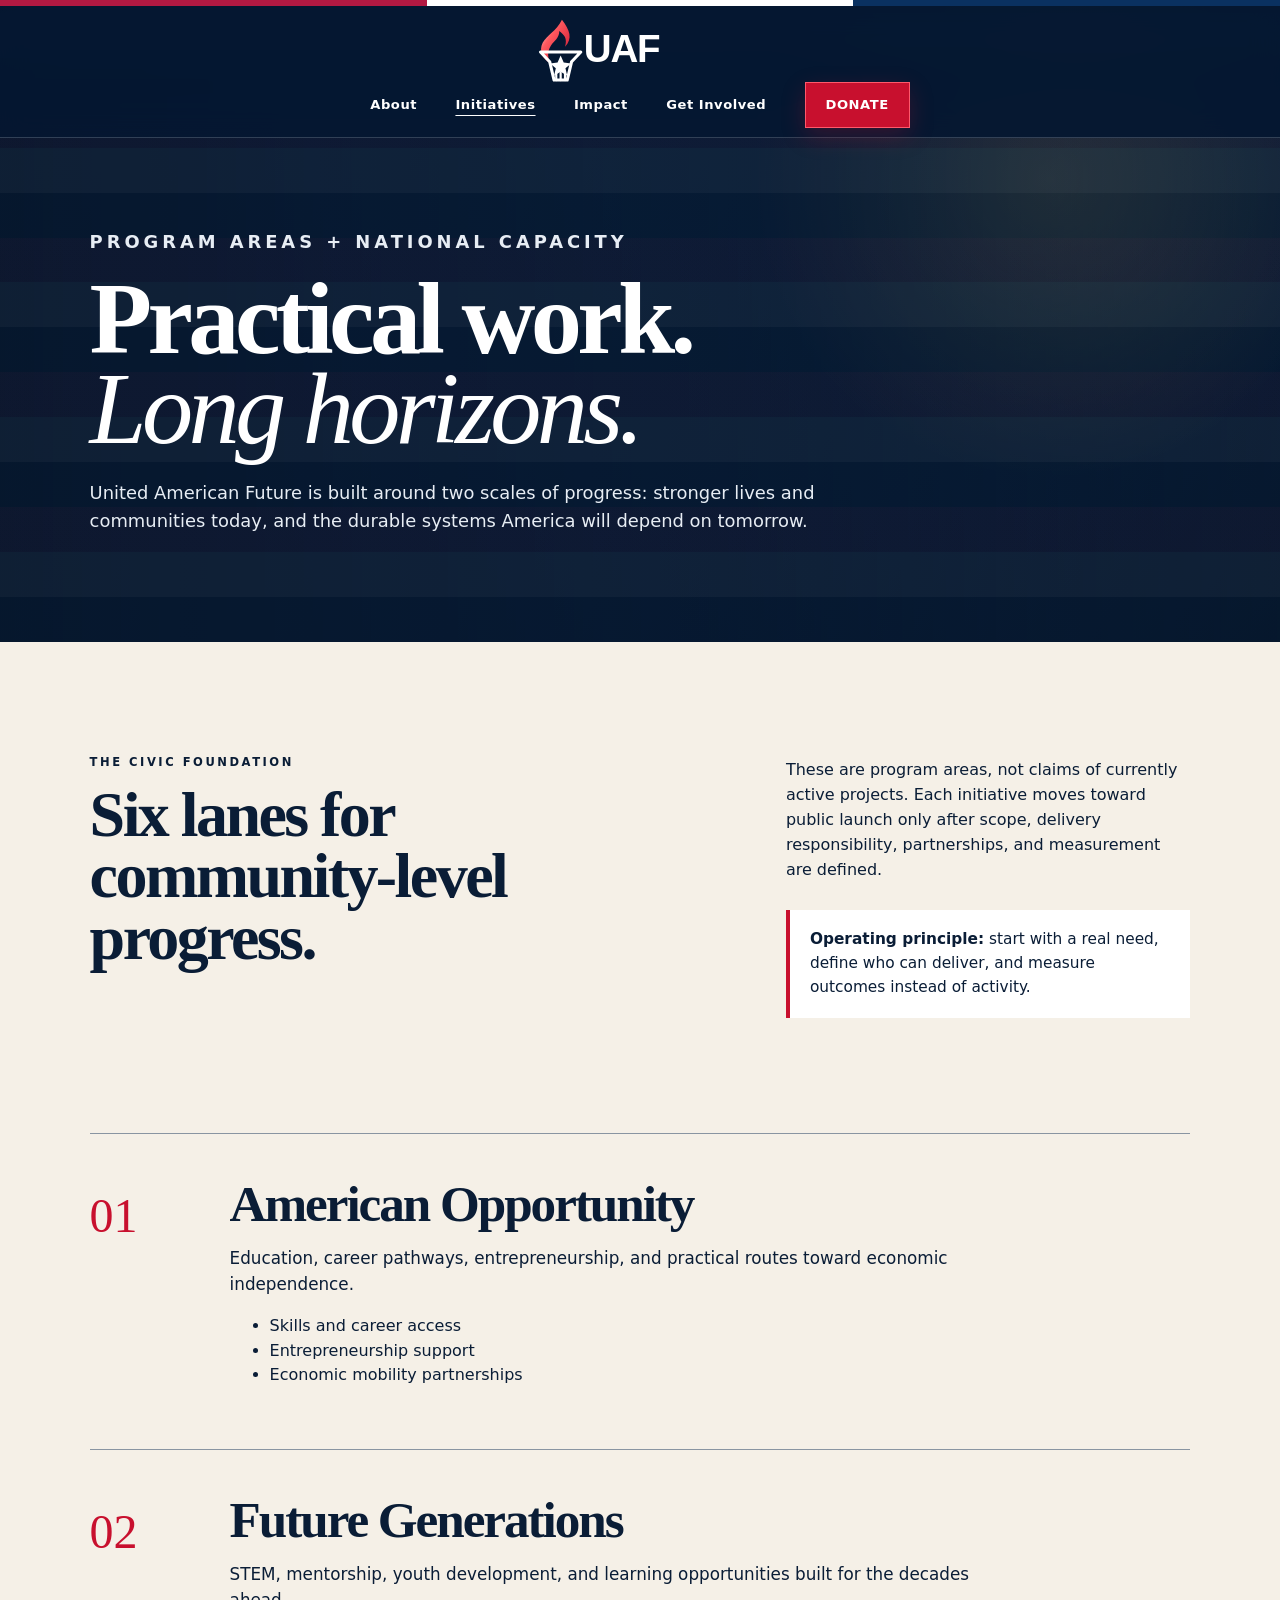
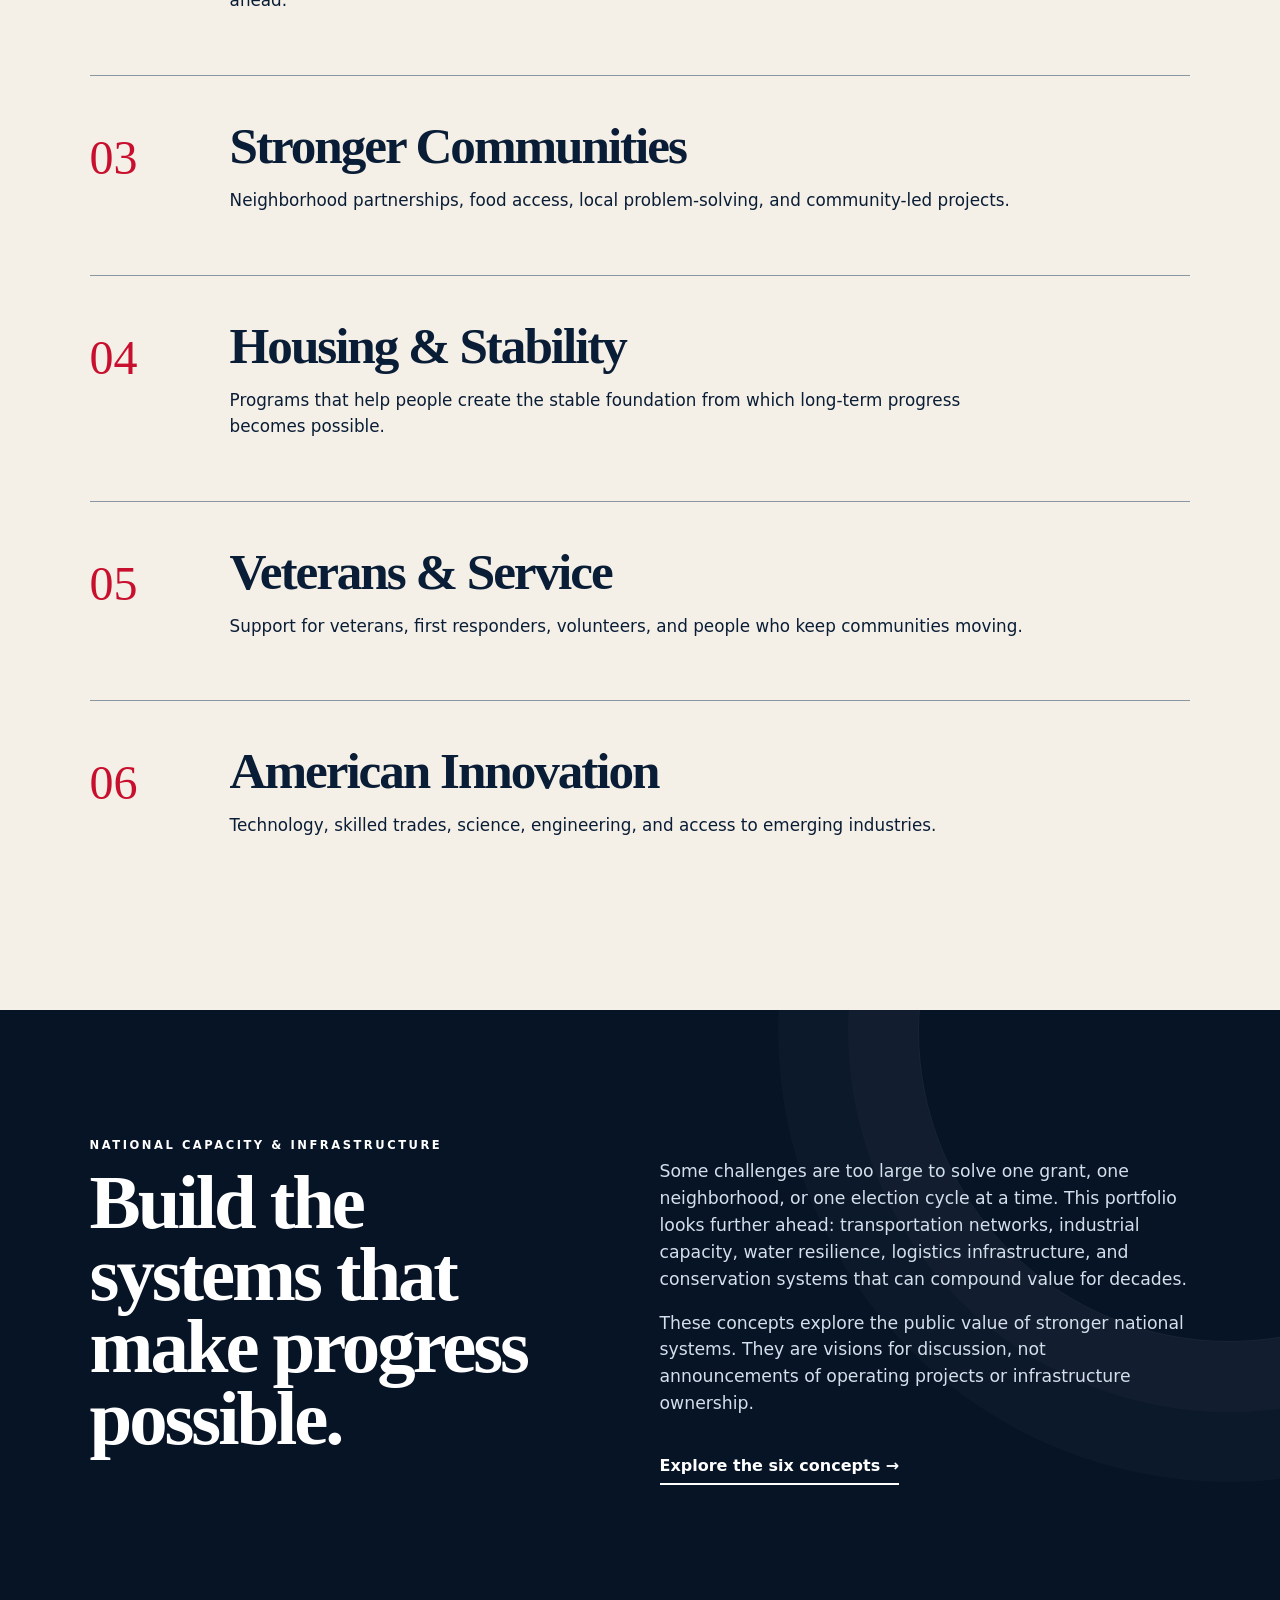
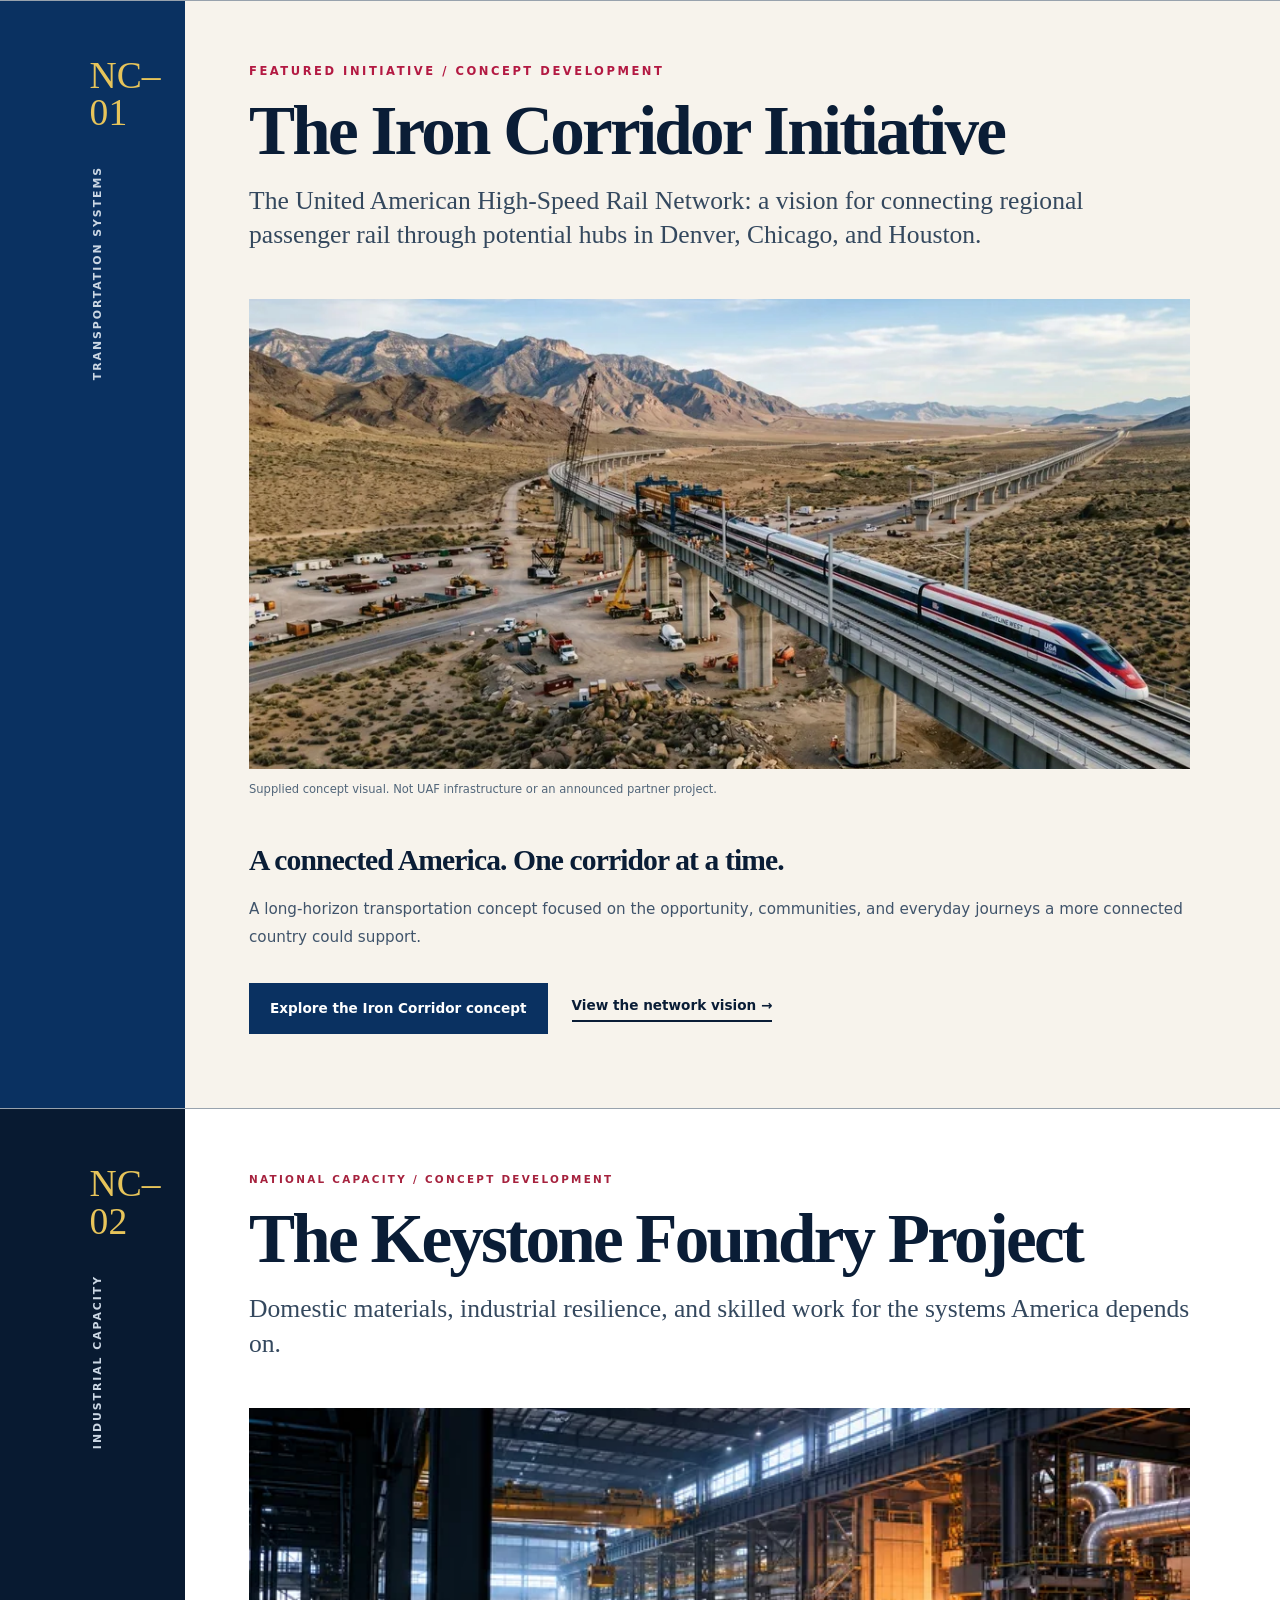
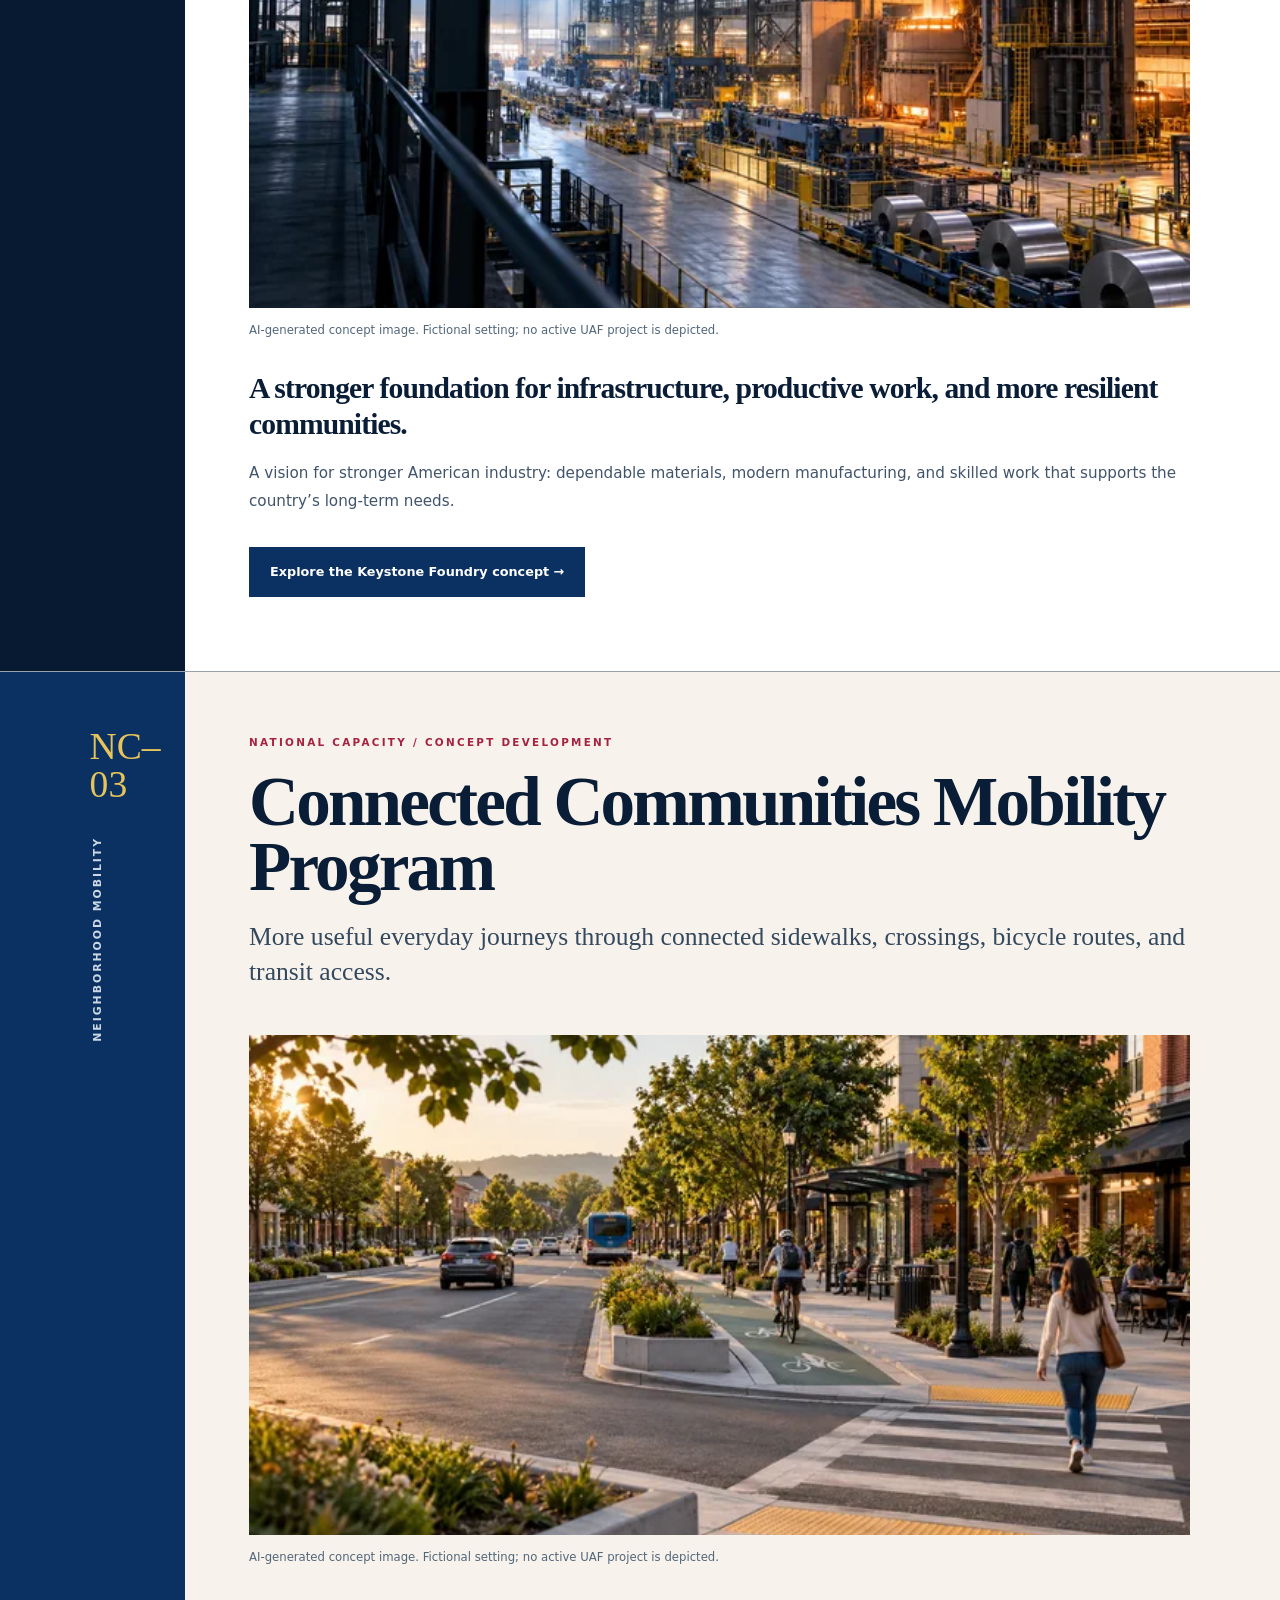
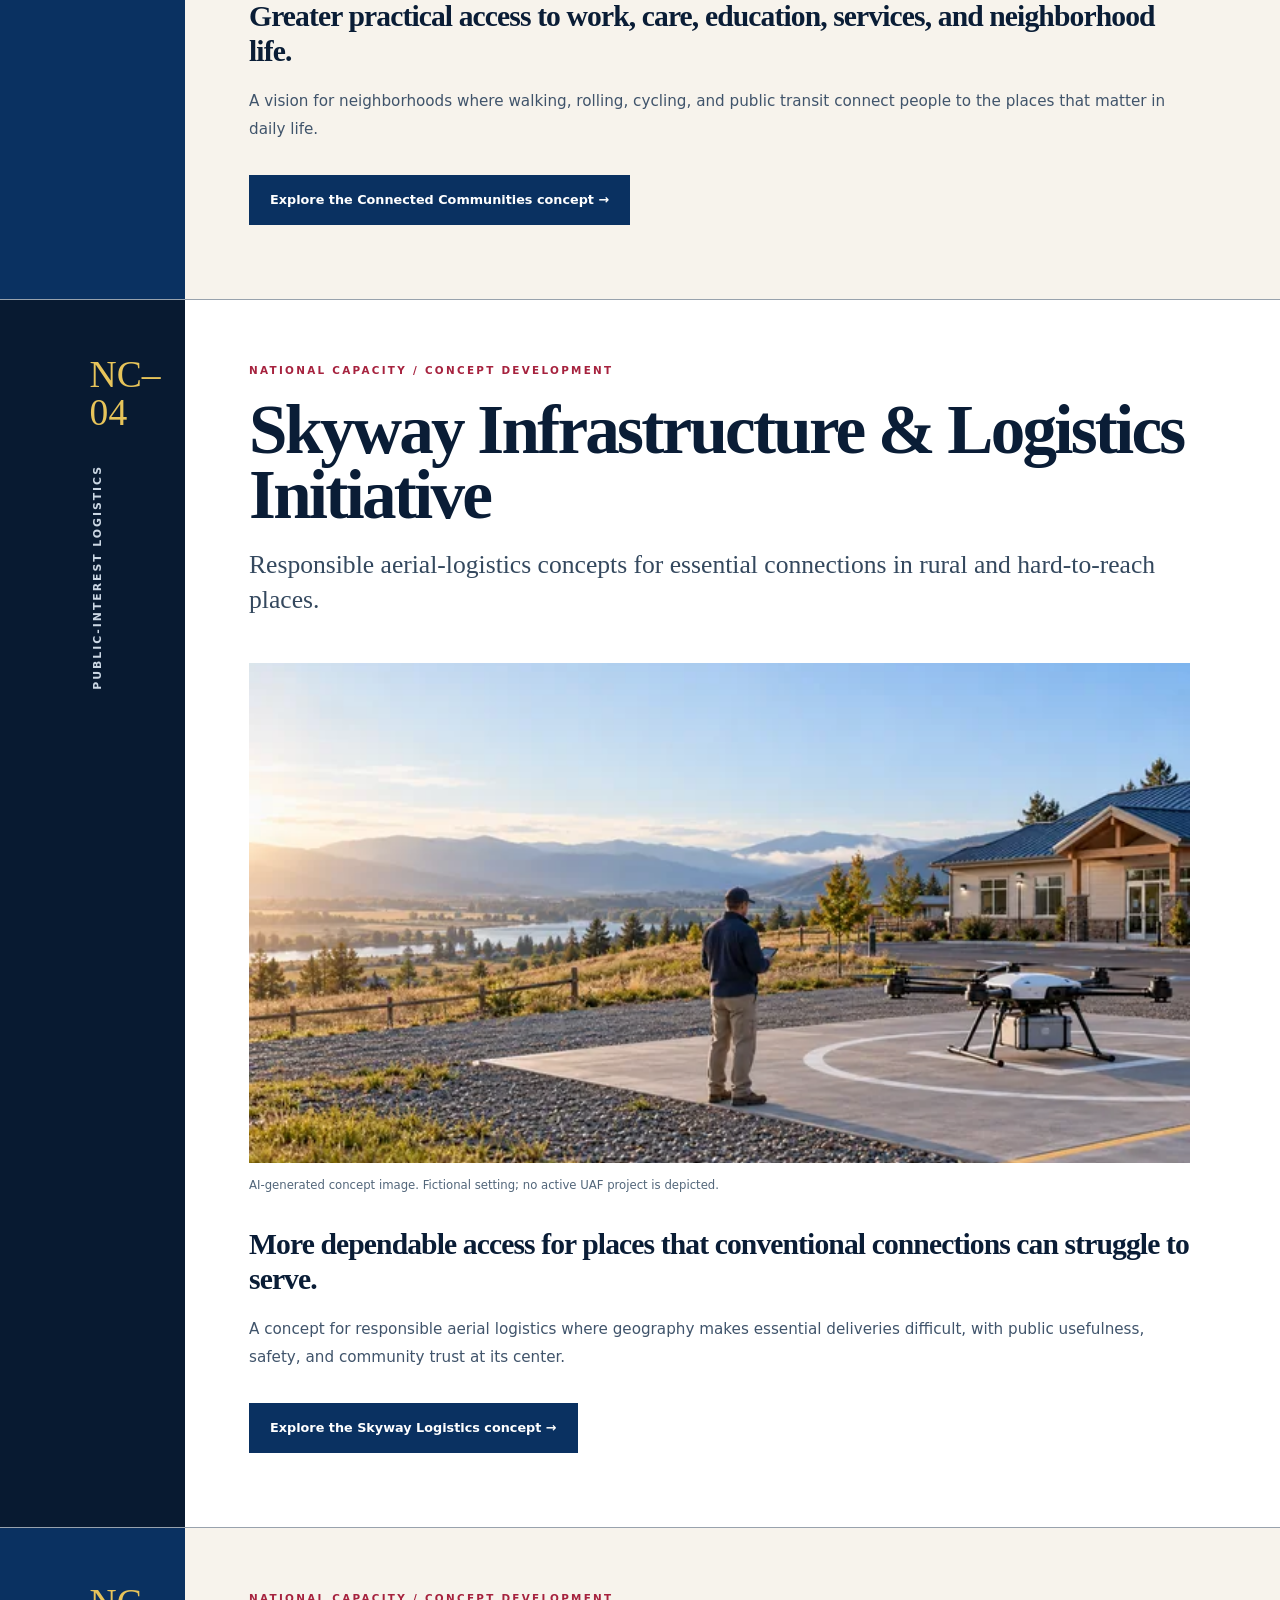
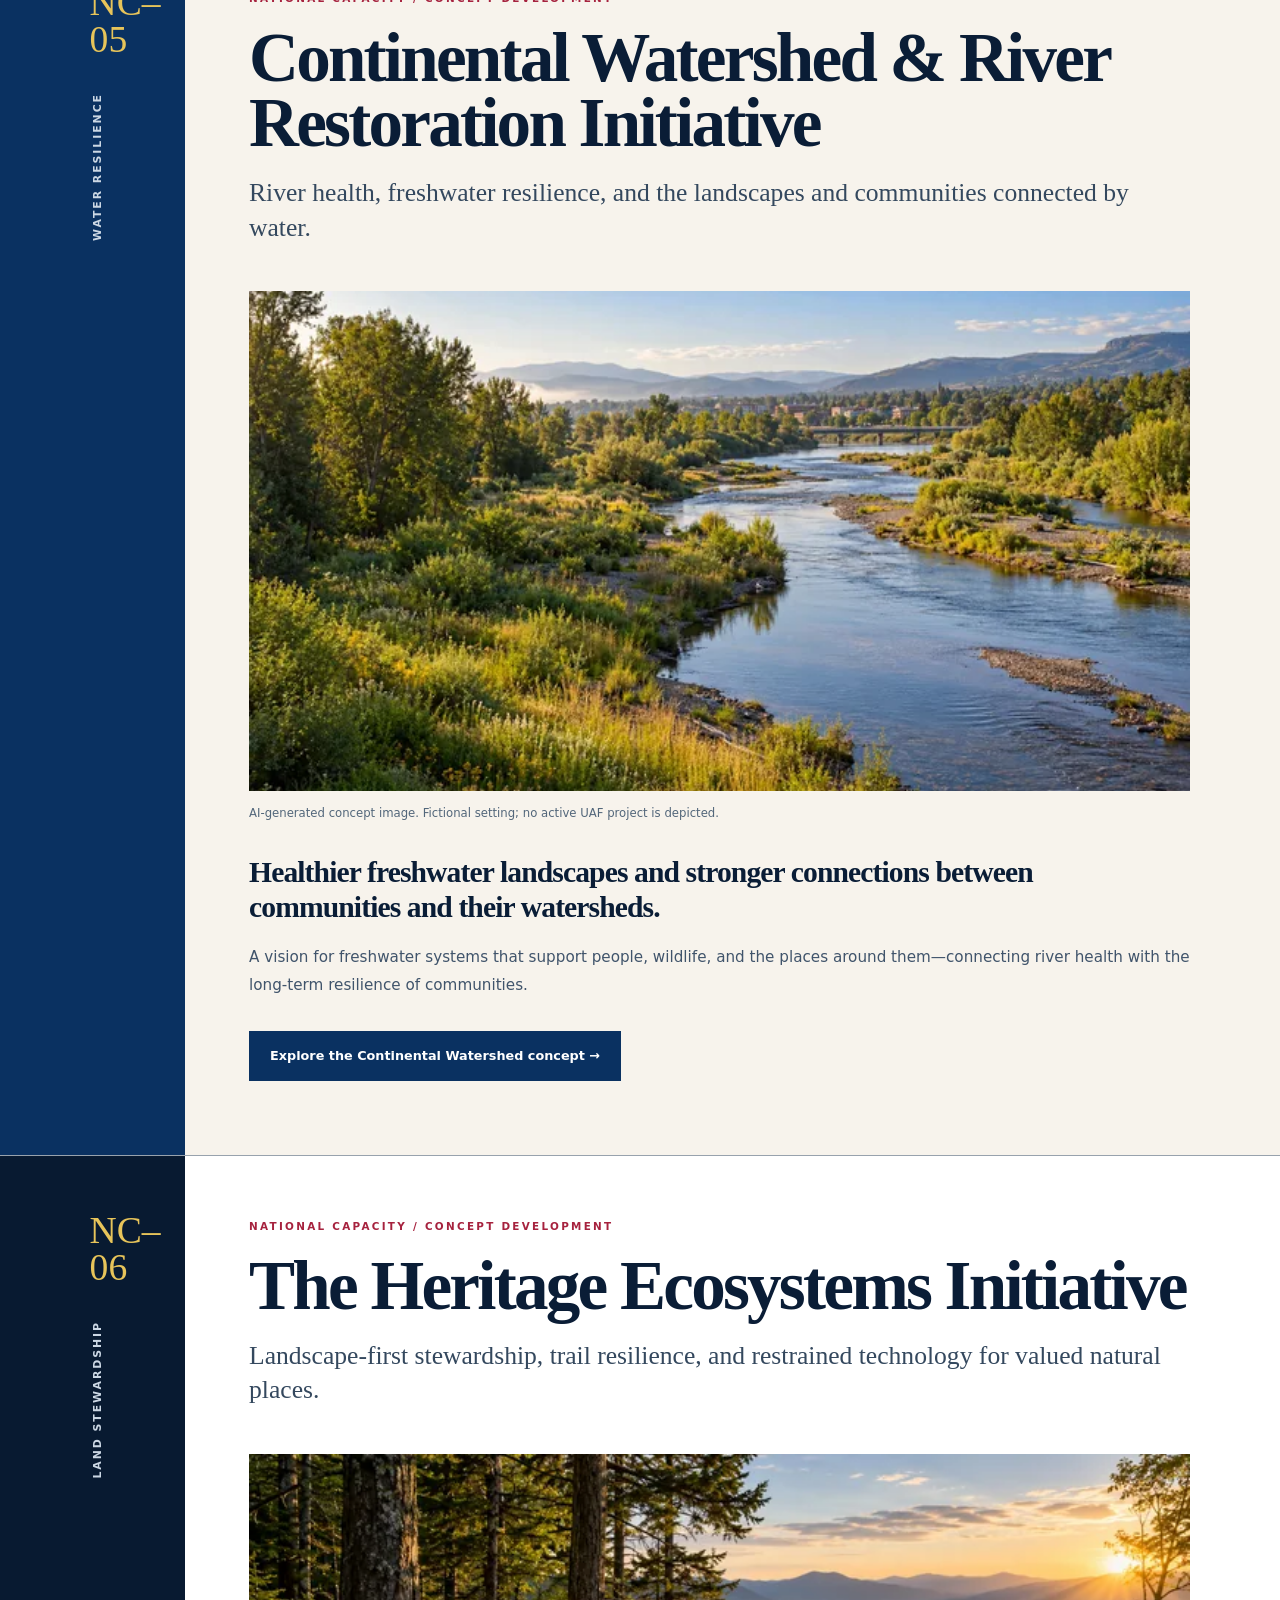
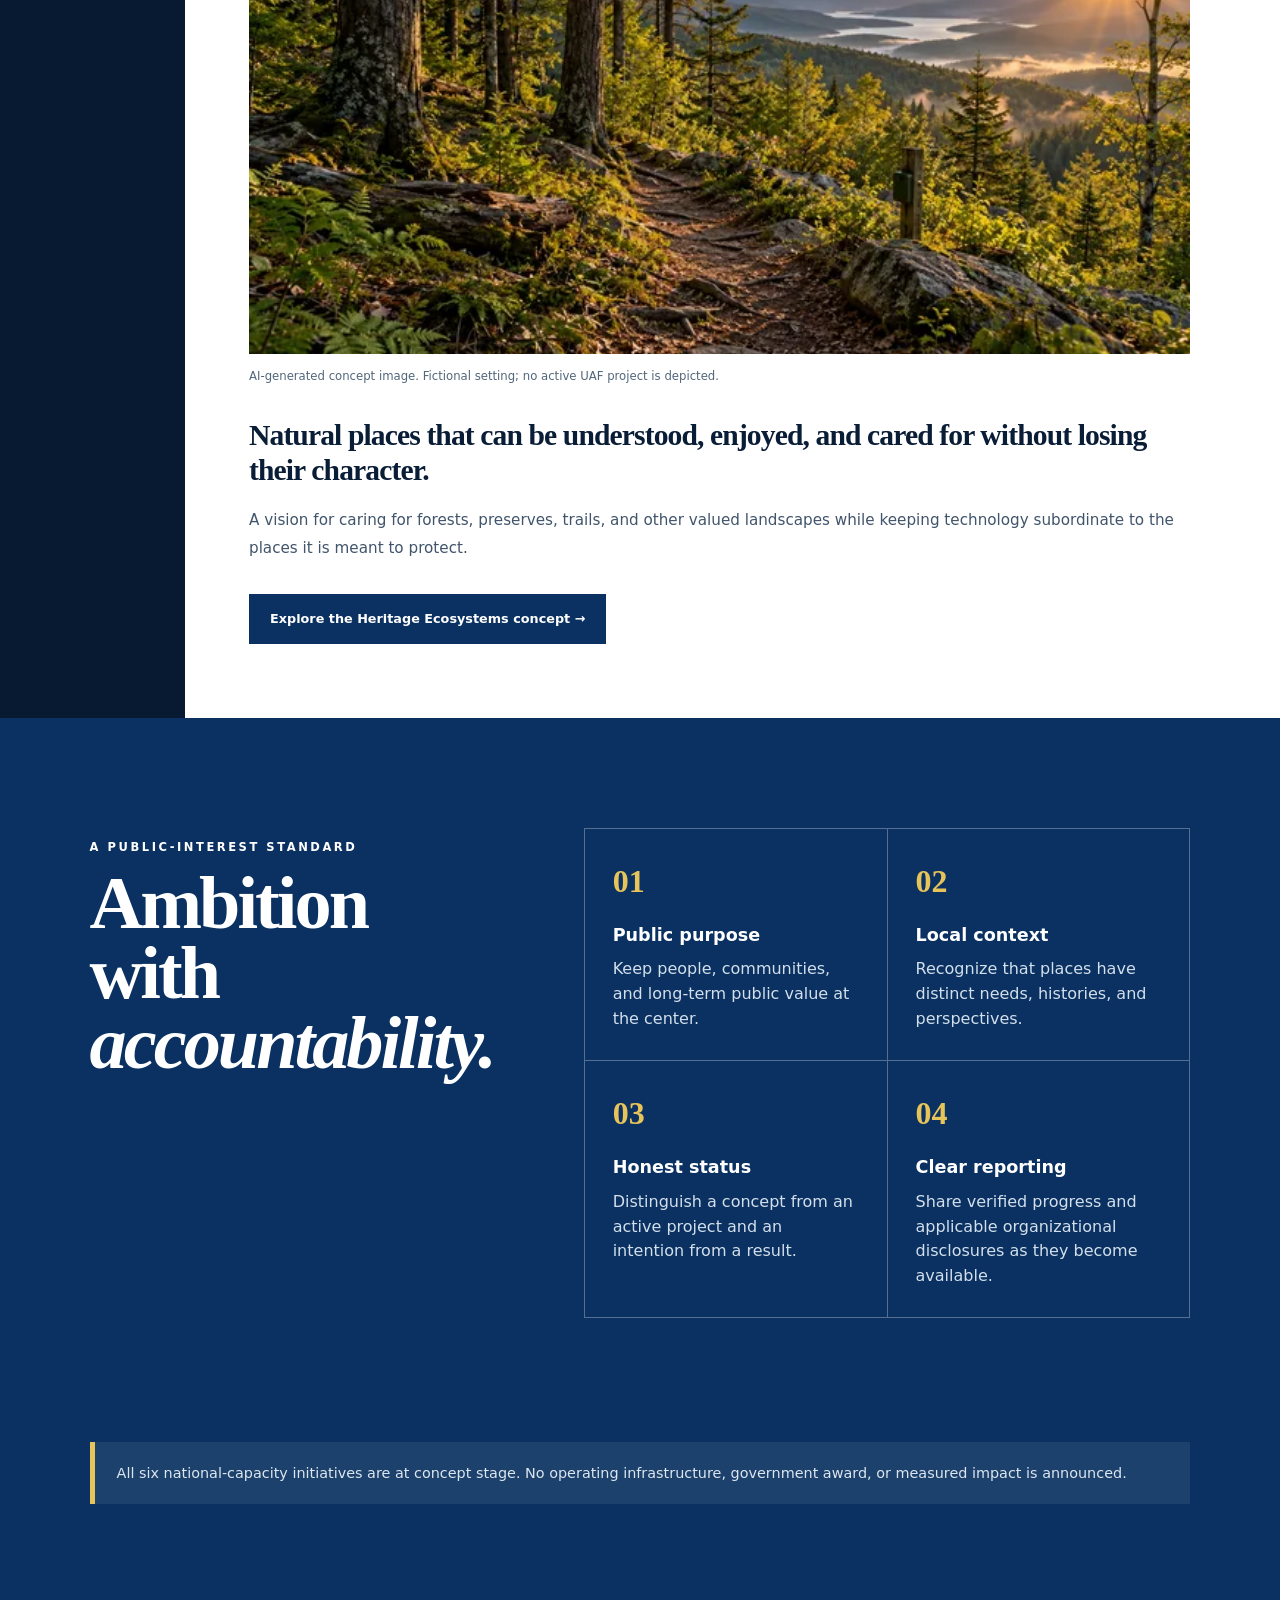
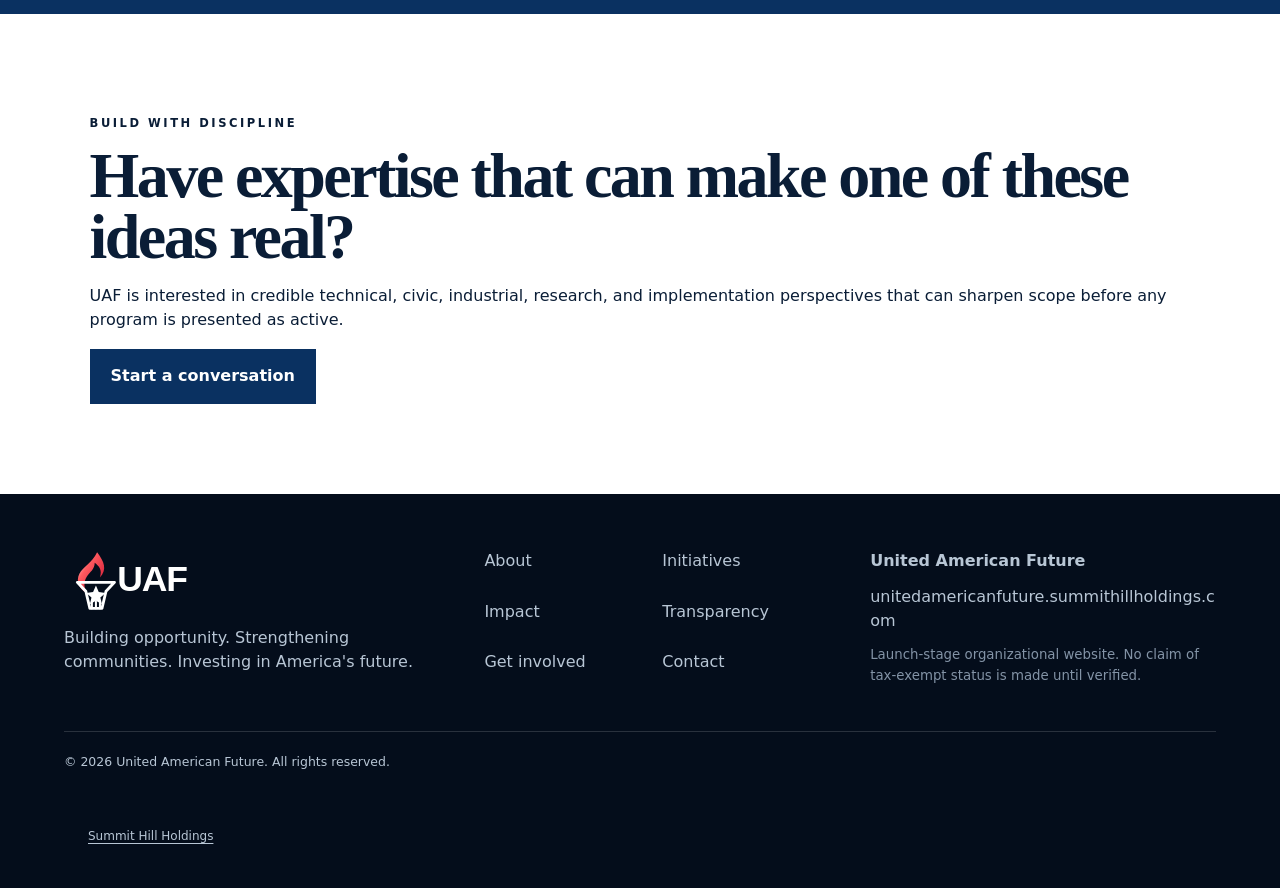
<file: initiatives/index.html>
<!doctype html>
<html lang="en">
<head>
  <meta charset="utf-8">
  <meta name="viewport" content="width=device-width,initial-scale=1">
  <meta name="color-scheme" content="light dark">
  <title>Initiatives | United American Future</title>
  <meta name="description" content="Explore United American Future's civic program areas and concept-stage national capacity initiatives spanning advanced transit, domestic industry, mobility, aerial logistics, water systems, and conservation technology.">
  <link rel="canonical" href="https://unitedamericanfuture.summithillholdings.com/initiatives">
  <meta property="og:type" content="website">
  <meta property="og:site_name" content="United American Future">
  <meta property="og:title" content="Initiatives | United American Future">
  <meta property="og:description" content="A roadmap for civic opportunity and the long-horizon systems America needs next.">
  <meta property="og:url" content="https://unitedamericanfuture.summithillholdings.com/initiatives">
  <meta name="twitter:card" content="summary">
  <meta name="twitter:title" content="Initiatives | United American Future">
  <meta name="twitter:description" content="A roadmap for civic opportunity and the long-horizon systems America needs next.">
  <link rel="icon" href="/assets/favicon.svg" type="image/svg+xml">
  <link rel="stylesheet" href="/site.css">
  <link rel="stylesheet" href="/capacity.css">
  <script type="application/ld+json">{"@context":"https://schema.org","@graph":[{"@type":["Organization","NGO"],"@id":"https://unitedamericanfuture.summithillholdings.com/#organization","name":"United American Future","url":"https://unitedamericanfuture.summithillholdings.com","description":"A nonpartisan civic institution concept focused on practical opportunity, strong communities, service, innovation, and long-horizon American capacity."},{"@type":"WebSite","@id":"https://unitedamericanfuture.summithillholdings.com/#website","url":"https://unitedamericanfuture.summithillholdings.com","name":"United American Future","publisher":{"@id":"https://unitedamericanfuture.summithillholdings.com/#organization"}},{"@type":"WebPage","@id":"https://unitedamericanfuture.summithillholdings.com/initiatives#webpage","url":"https://unitedamericanfuture.summithillholdings.com/initiatives","name":"Initiatives | United American Future","isPartOf":{"@id":"https://unitedamericanfuture.summithillholdings.com/#website"},"about":{"@id":"https://unitedamericanfuture.summithillholdings.com/#organization"}}]}</script>
<link rel="stylesheet" href="/rail.css">
<link rel="stylesheet" href="/initiatives.css">
<link rel="stylesheet" href="/concepts.css"></head>
<body class="uaf">
  <div class="flag-ribbon" aria-hidden="true"></div>
  <a class="skip" href="#main">Skip to content</a>

  <header class="global-header">
    <a class="logo-link" href="/" aria-label="United American Future home"><img src="/assets/uaf-logo.svg" alt="United American Future"></a>
    <nav aria-label="Primary">
      <a href="/about">About</a>
      <a href="/initiatives" aria-current="page">Initiatives</a>
      <a href="/impact">Impact</a>
      <a href="/get-involved">Get Involved</a>
      <a class="donate" href="/donate">Donate</a>
    </nav>
    <button class="menu" aria-label="Open navigation" aria-expanded="false">☰</button>
  </header>

  <main id="main">
    <section class="page-hero initiatives-hero">
      <div class="hero-media" aria-hidden="true"></div>
      <div class="hero-shade"></div>
      <div class="hero-copy">
        <p class="kicker">PROGRAM AREAS + NATIONAL CAPACITY</p>
        <h1>Practical work.<br><em>Long horizons.</em></h1>
        <p>United American Future is built around two scales of progress: stronger lives and communities today, and the durable systems America will depend on tomorrow.</p>
      </div>
    </section>

    <section class="initiative-index">
      <div>
        <p class="eyebrow">THE CIVIC FOUNDATION</p>
        <h2>Six lanes for community-level progress.</h2>
      </div>
      <div>
        <p>These are program areas, not claims of currently active projects. Each initiative moves toward public launch only after scope, delivery responsibility, partnerships, and measurement are defined.</p>
        <p class="initiative-note"><strong>Operating principle:</strong> start with a real need, define who can deliver, and measure outcomes instead of activity.</p>
      </div>
    </section>

    <section class="initiative-stack" aria-label="Civic program areas">
      <article id="opportunity"><span>01</span><div><h2>American Opportunity</h2><p>Education, career pathways, entrepreneurship, and practical routes toward economic independence.</p><ul><li>Skills and career access</li><li>Entrepreneurship support</li><li>Economic mobility partnerships</li></ul></div></article>
      <article id="generations"><span>02</span><div><h2>Future Generations</h2><p>STEM, mentorship, youth development, and learning opportunities built for the decades ahead.</p></div></article>
      <article id="communities"><span>03</span><div><h2>Stronger Communities</h2><p>Neighborhood partnerships, food access, local problem-solving, and community-led projects.</p></div></article>
      <article id="stability"><span>04</span><div><h2>Housing &amp; Stability</h2><p>Programs that help people create the stable foundation from which long-term progress becomes possible.</p></div></article>
      <article id="service"><span>05</span><div><h2>Veterans &amp; Service</h2><p>Support for veterans, first responders, volunteers, and people who keep communities moving.</p></div></article>
      <article id="innovation"><span>06</span><div><h2>American Innovation</h2><p>Technology, skilled trades, science, engineering, and access to emerging industries.</p></div></article>
    </section>

    <section class="capacity-intro" id="national-capacity">
      <div>
        <p class="eyebrow">NATIONAL CAPACITY &amp; INFRASTRUCTURE</p>
        <h2>Build the systems that make progress possible.</h2>
      </div>
      <div class="capacity-intro-copy">
        <p>Some challenges are too large to solve one grant, one neighborhood, or one election cycle at a time. This portfolio looks further ahead: transportation networks, industrial capacity, water resilience, logistics infrastructure, and conservation systems that can compound value for decades.</p>
        <p>These concepts explore the public value of stronger national systems. They are visions for discussion, not announcements of operating projects or infrastructure ownership.</p>
        <a class="text-link" href="#iron-corridor">Explore the six concepts →</a>
      </div>
    </section>

    <section class="capacity-programs" aria-label="National capacity initiative concepts">
      <article class="capacity-program rail-feature" id="iron-corridor"><div class="program-rail"><span class="program-code">NC–01</span><span class="program-domain">TRANSPORTATION SYSTEMS</span></div><div class="program-body"><p class="eyebrow">Featured initiative / Concept development</p><h2>The Iron Corridor Initiative</h2><p class="program-lede">The United American High-Speed Rail Network: a vision for connecting regional passenger rail through potential hubs in Denver, Chicago, and Houston.</p><figure class="rail-feature-image"><img src="/assets/rail/rail-vision-1000.webp" srcset="/assets/rail/rail-vision-640.webp 640w, /assets/rail/rail-vision-1000.webp 1000w, /assets/rail/rail-vision-1800.webp 1800w" sizes="(max-width:700px) 88vw, 75vw" width="1800" height="1013" loading="lazy" decoding="async" alt="Illustrative electric passenger train on an elevated railway"><figcaption>Supplied concept visual. Not UAF infrastructure or an announced partner project.</figcaption></figure><div class="concept-directory-copy"><h3>A connected America. One corridor at a time.</h3><p>A long-horizon transportation concept focused on the opportunity, communities, and everyday journeys a more connected country could support.</p></div><div class="rail-feature-actions"><a class="button navy" href="/initiatives/iron-corridor">Explore the Iron Corridor concept</a><a class="text-link" href="/initiatives/iron-corridor#network">View the network vision →</a></div></div></article>

      <article class="capacity-program program-feature" id="keystone-foundry"><div class="program-rail"><span class="program-code">NC–02</span><span class="program-domain">INDUSTRIAL CAPACITY</span></div><div class="program-body"><p class="eyebrow">National capacity / Concept development</p><h2>The Keystone Foundry Project</h2><p class="program-lede">Domestic materials, industrial resilience, and skilled work for the systems America depends on.</p><a class="program-feature-image" href="/initiatives/keystone-foundry" aria-label="Explore The Keystone Foundry Project"><img src="/assets/initiatives/keystone-foundry/hero-1600.webp" srcset="/assets/initiatives/keystone-foundry/hero-640.webp 640w, /assets/initiatives/keystone-foundry/hero-960.webp 960w, /assets/initiatives/keystone-foundry/hero-1600.webp 1600w" sizes="(max-width:900px) 88vw, 48vw" width="1600" height="900" alt="AI concept of a modern steelworks interior with controlled furnace activity and overhead handling structures" loading="lazy" decoding="async"></a><p class="program-small">AI-generated concept image. Fictional setting; no active UAF project is depicted.</p><div class="concept-directory-copy"><h3>A stronger foundation for infrastructure, productive work, and more resilient communities.</h3><p>A vision for stronger American industry: dependable materials, modern manufacturing, and skilled work that supports the country’s long-term needs.</p></div><a class="button navy" href="/initiatives/keystone-foundry">Explore the Keystone Foundry concept →</a></div></article>

      <article class="capacity-program program-feature" id="connected-communities"><div class="program-rail"><span class="program-code">NC–03</span><span class="program-domain">NEIGHBORHOOD MOBILITY</span></div><div class="program-body"><p class="eyebrow">National capacity / Concept development</p><h2>Connected Communities Mobility Program</h2><p class="program-lede">More useful everyday journeys through connected sidewalks, crossings, bicycle routes, and transit access.</p><a class="program-feature-image" href="/initiatives/connected-communities" aria-label="Explore Connected Communities Mobility Program"><img src="/assets/initiatives/connected-communities/hero-1600.webp" srcset="/assets/initiatives/connected-communities/hero-640.webp 640w, /assets/initiatives/connected-communities/hero-960.webp 960w, /assets/initiatives/connected-communities/hero-1600.webp 1600w" sizes="(max-width:900px) 88vw, 48vw" width="1600" height="900" alt="AI concept of a neighborhood street with sidewalks, a protected bicycle lane, marked crossing, and a transit stop" loading="lazy" decoding="async"></a><p class="program-small">AI-generated concept image. Fictional setting; no active UAF project is depicted.</p><div class="concept-directory-copy"><h3>Greater practical access to work, care, education, services, and neighborhood life.</h3><p>A vision for neighborhoods where walking, rolling, cycling, and public transit connect people to the places that matter in daily life.</p></div><a class="button navy" href="/initiatives/connected-communities">Explore the Connected Communities concept →</a></div></article>

      <article class="capacity-program program-feature" id="skyway"><div class="program-rail"><span class="program-code">NC–04</span><span class="program-domain">PUBLIC-INTEREST LOGISTICS</span></div><div class="program-body"><p class="eyebrow">National capacity / Concept development</p><h2>Skyway Infrastructure &amp; Logistics Initiative</h2><p class="program-lede">Responsible aerial-logistics concepts for essential connections in rural and hard-to-reach places.</p><a class="program-feature-image" href="/initiatives/skyway" aria-label="Explore Skyway Infrastructure &amp; Logistics Initiative"><img src="/assets/initiatives/skyway/hero-1600.webp" srcset="/assets/initiatives/skyway/hero-640.webp 640w, /assets/initiatives/skyway/hero-960.webp 960w, /assets/initiatives/skyway/hero-1600.webp 1600w" sizes="(max-width:900px) 88vw, 48vw" width="1600" height="900" alt="AI concept of a stationary cargo drone on a controlled landing pad beside an imagined rural clinic" loading="lazy" decoding="async"></a><p class="program-small">AI-generated concept image. Fictional setting; no active UAF project is depicted.</p><div class="concept-directory-copy"><h3>More dependable access for places that conventional connections can struggle to serve.</h3><p>A concept for responsible aerial logistics where geography makes essential deliveries difficult, with public usefulness, safety, and community trust at its center.</p></div><a class="button navy" href="/initiatives/skyway">Explore the Skyway Logistics concept →</a></div></article>

      <article class="capacity-program program-feature" id="watershed"><div class="program-rail"><span class="program-code">NC–05</span><span class="program-domain">WATER RESILIENCE</span></div><div class="program-body"><p class="eyebrow">National capacity / Concept development</p><h2>Continental Watershed &amp; River Restoration Initiative</h2><p class="program-lede">River health, freshwater resilience, and the landscapes and communities connected by water.</p><a class="program-feature-image" href="/initiatives/watershed" aria-label="Explore Continental Watershed &amp; River Restoration Initiative"><img src="/assets/initiatives/watershed/hero-1600.webp" srcset="/assets/initiatives/watershed/hero-640.webp 640w, /assets/initiatives/watershed/hero-960.webp 960w, /assets/initiatives/watershed/hero-1600.webp 1600w" sizes="(max-width:900px) 88vw, 48vw" width="1600" height="900" alt="AI concept of a river and riparian corridor beside an imagined American town with a bridge in the distance" loading="lazy" decoding="async"></a><p class="program-small">AI-generated concept image. Fictional setting; no active UAF project is depicted.</p><div class="concept-directory-copy"><h3>Healthier freshwater landscapes and stronger connections between communities and their watersheds.</h3><p>A vision for freshwater systems that support people, wildlife, and the places around them—connecting river health with the long-term resilience of communities.</p></div><a class="button navy" href="/initiatives/watershed">Explore the Continental Watershed concept →</a></div></article>

      <article class="capacity-program program-feature" id="heritage-ecosystems"><div class="program-rail"><span class="program-code">NC–06</span><span class="program-domain">LAND STEWARDSHIP</span></div><div class="program-body"><p class="eyebrow">National capacity / Concept development</p><h2>The Heritage Ecosystems Initiative</h2><p class="program-lede">Landscape-first stewardship, trail resilience, and restrained technology for valued natural places.</p><a class="program-feature-image" href="/initiatives/heritage-ecosystems" aria-label="Explore The Heritage Ecosystems Initiative"><img src="/assets/initiatives/heritage-ecosystems/hero-1600.webp" srcset="/assets/initiatives/heritage-ecosystems/hero-640.webp 640w, /assets/initiatives/heritage-ecosystems/hero-960.webp 960w, /assets/initiatives/heritage-ecosystems/hero-1600.webp 1600w" sizes="(max-width:900px) 88vw, 48vw" width="1600" height="900" alt="AI concept of a forest at sunrise with an established trail and a discreet monitoring device on an existing post" loading="lazy" decoding="async"></a><p class="program-small">AI-generated concept image. Fictional setting; no active UAF project is depicted.</p><div class="concept-directory-copy"><h3>Natural places that can be understood, enjoyed, and cared for without losing their character.</h3><p>A vision for caring for forests, preserves, trails, and other valued landscapes while keeping technology subordinate to the places it is meant to protect.</p></div><a class="button navy" href="/initiatives/heritage-ecosystems">Explore the Heritage Ecosystems concept →</a></div></article>
    </section>

    <section class="capacity-standards"><div><p class="eyebrow">A public-interest standard</p><h2>Ambition with<br><em>accountability.</em></h2></div><div class="standards-grid"><article><b>01</b><h3>Public purpose</h3><p>Keep people, communities, and long-term public value at the center.</p></article><article><b>02</b><h3>Local context</h3><p>Recognize that places have distinct needs, histories, and perspectives.</p></article><article><b>03</b><h3>Honest status</h3><p>Distinguish a concept from an active project and an intention from a result.</p></article><article><b>04</b><h3>Clear reporting</h3><p>Share verified progress and applicable organizational disclosures as they become available.</p></article></div><p class="concept-disclaimer">All six national-capacity initiatives are at concept stage. No operating infrastructure, government award, or measured impact is announced.</p></section>

    <section class="cta-simple">
      <p class="eyebrow">BUILD WITH DISCIPLINE</p>
      <h2>Have expertise that can make one of these ideas real?</h2>
      <p>UAF is interested in credible technical, civic, industrial, research, and implementation perspectives that can sharpen scope before any program is presented as active.</p>
      <a class="button navy" href="/contact">Start a conversation</a>
    </section>
  </main>

  <footer class="global-footer">
    <div class="footer-brand"><img src="/assets/uaf-logo.svg" alt=""><p>Building opportunity. Strengthening communities. Investing in America's future.</p></div>
    <nav aria-label="Footer"><a href="/about">About</a><a href="/initiatives">Initiatives</a><a href="/impact">Impact</a><a href="/transparency">Transparency</a><a href="/get-involved">Get involved</a><a href="/contact">Contact</a></nav>
    <div class="footer-note"><b>United American Future</b><span>unitedamericanfuture.summithillholdings.com</span><small>Launch-stage organizational website. No claim of tax-exempt status is made until verified.</small></div>
    <p class="copyright">© 2026 United American Future. All rights reserved.</p>
    
  <p class="holding-company-link" style="margin:0;padding:16px 24px;font-size:12px;line-height:1.6"><a href="https://summithillholdings.com/" style="color:inherit;text-decoration:underline;text-underline-offset:3px">Summit Hill Holdings</a></p></footer>
  <script src="/site.js" defer></script>
</body>
</html>
</file>
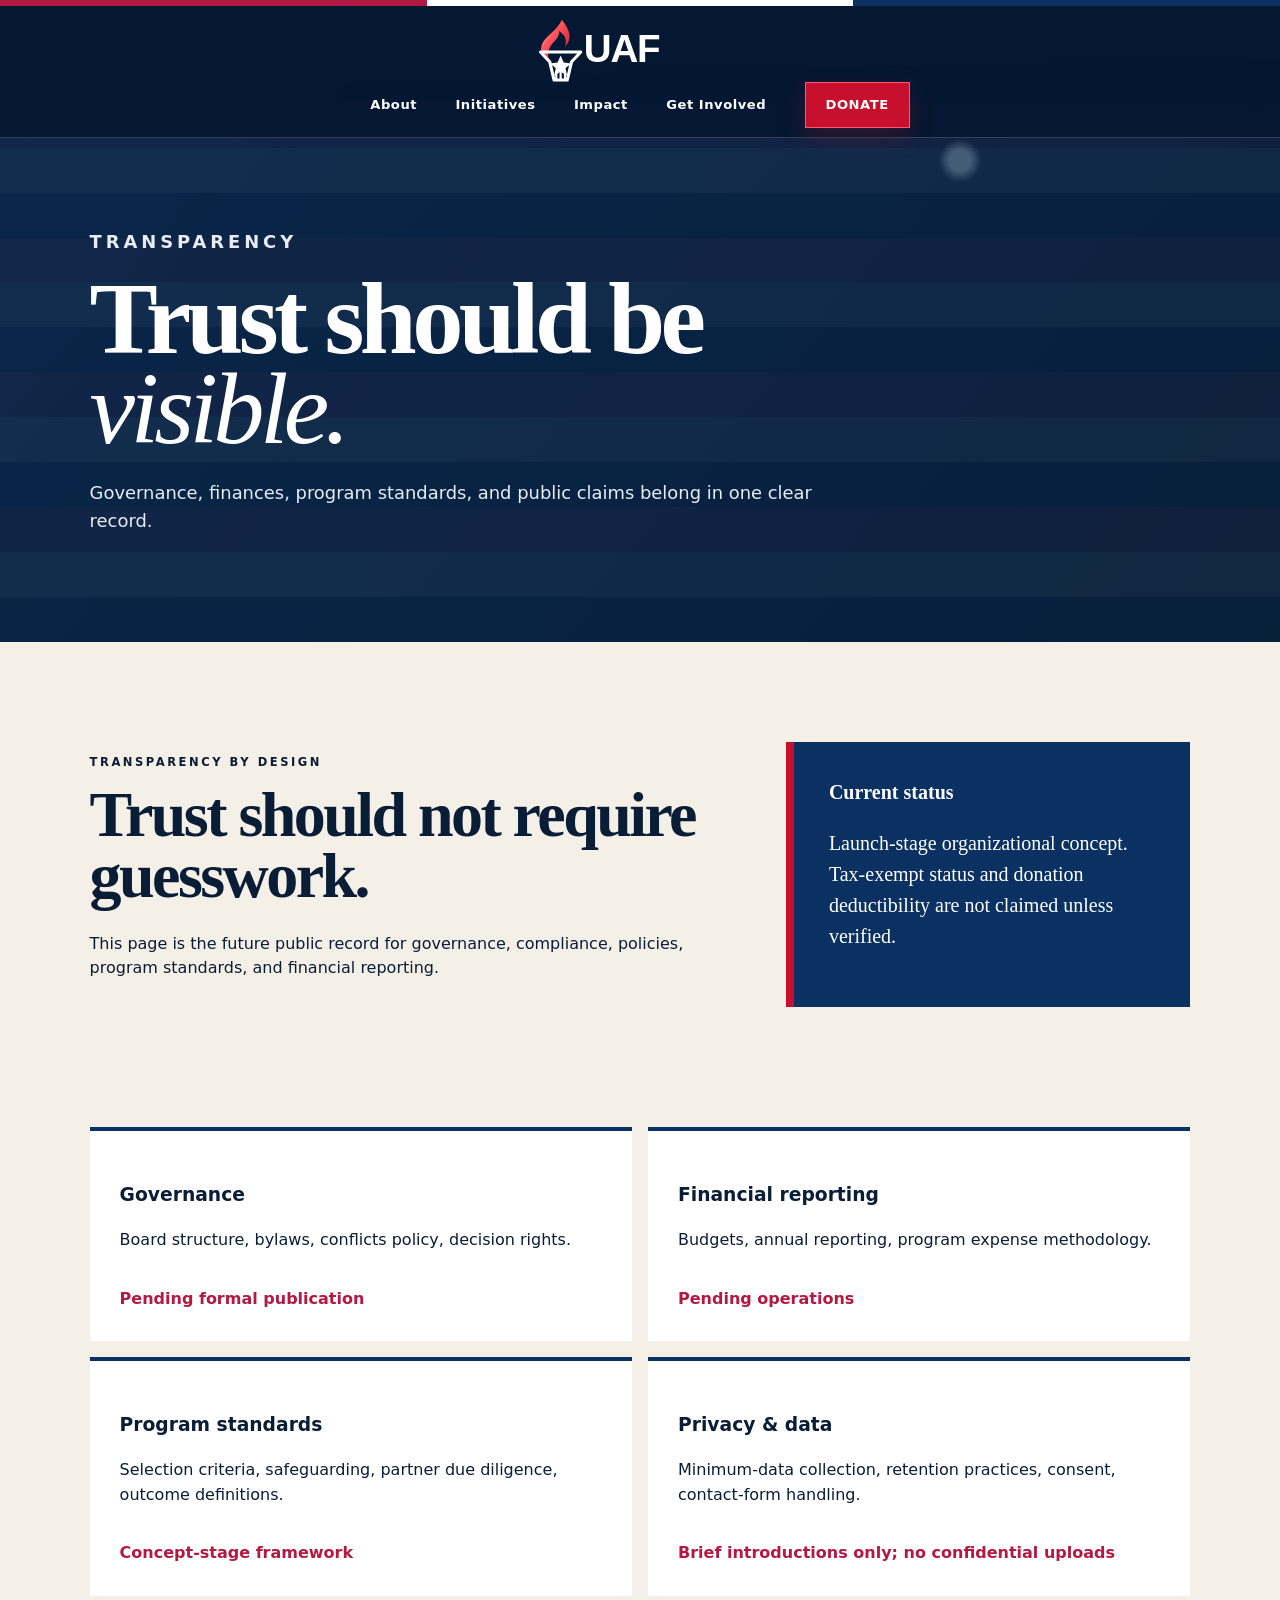
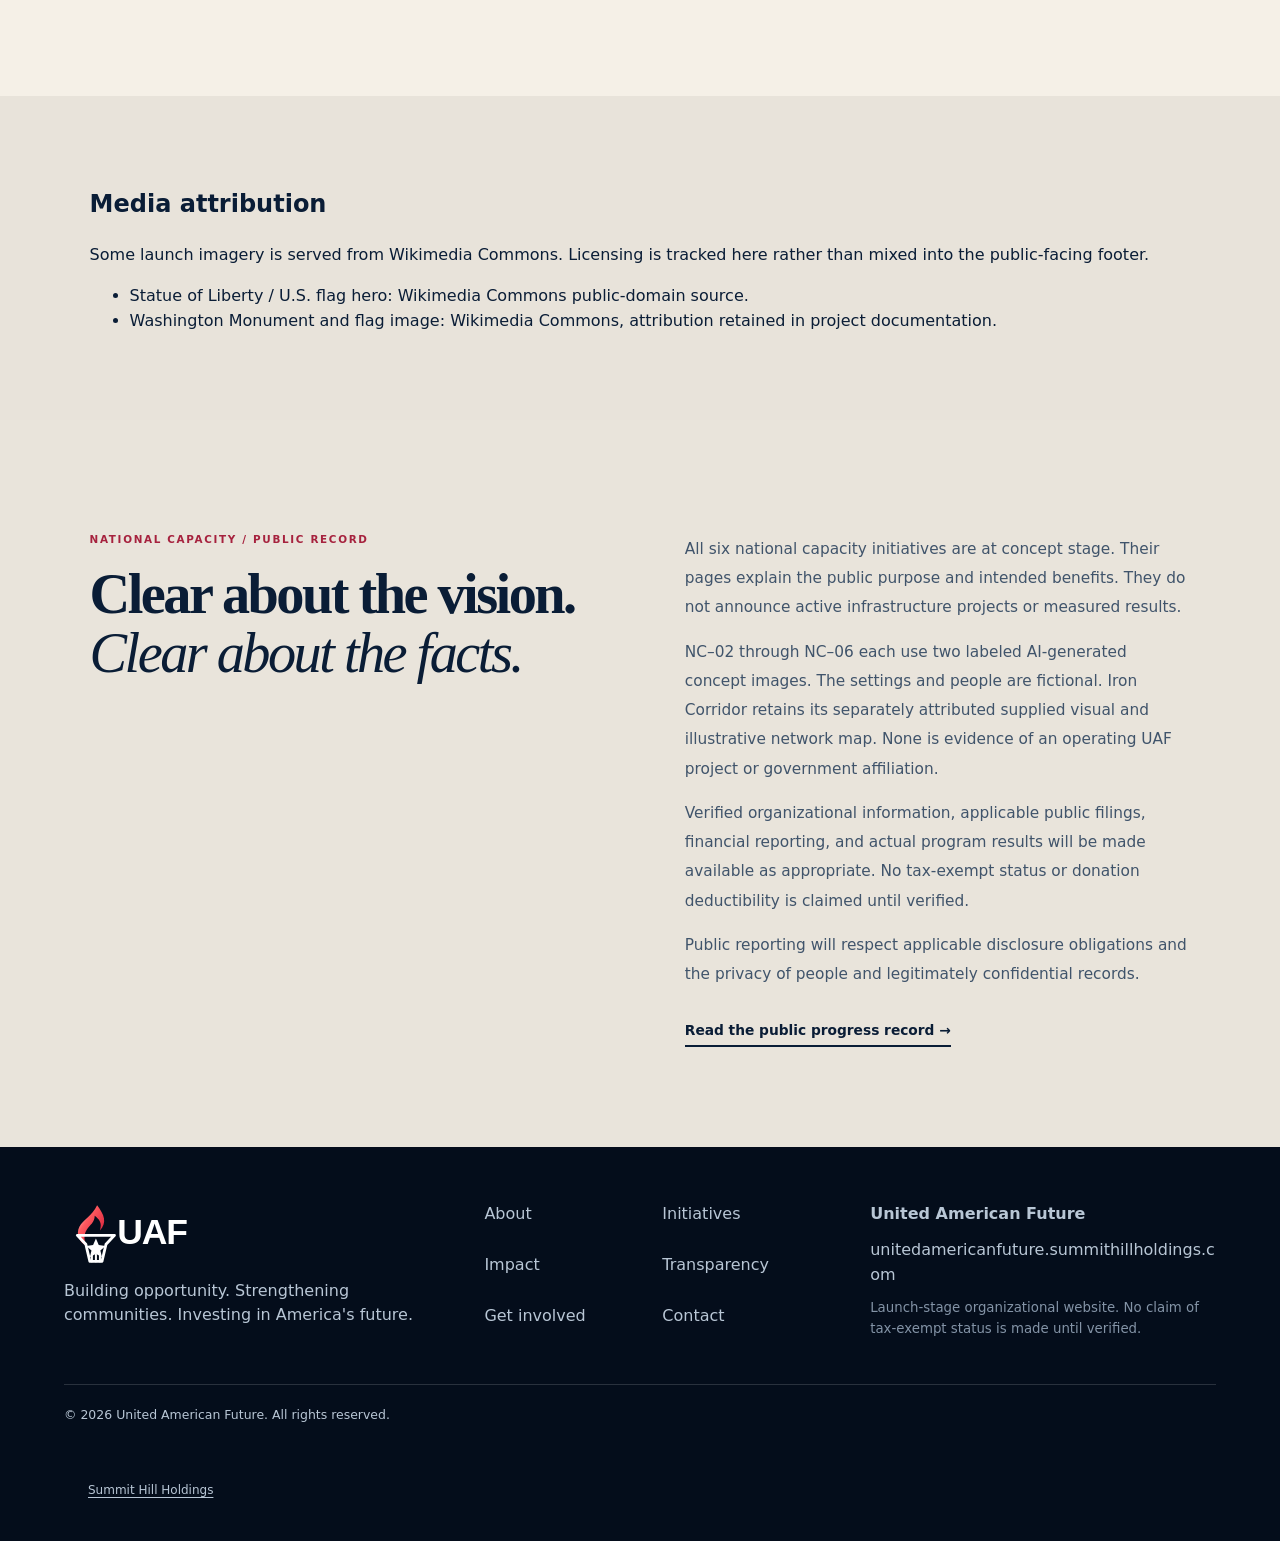
<file: transparency/index.html>
<!doctype html><html lang="en"><head><meta charset="utf-8"><meta name="viewport" content="width=device-width,initial-scale=1"><meta name="color-scheme" content="light dark"><title>Transparency | United American Future</title><meta name="description" content="Review United American Future transparency standards, governance roadmap, compliance status, and future public documents."><link rel="canonical" href="https://unitedamericanfuture.summithillholdings.com/transparency"><meta property="og:type" content="website"><meta property="og:site_name" content="United American Future"><meta property="og:title" content="Transparency | United American Future"><meta property="og:description" content="Review United American Future transparency standards, governance roadmap, compliance status, and future public documents."><meta property="og:url" content="https://unitedamericanfuture.summithillholdings.com/transparency"><meta name="twitter:card" content="summary"><meta name="twitter:title" content="Transparency | United American Future"><meta name="twitter:description" content="Review United American Future transparency standards, governance roadmap, compliance status, and future public documents."><link rel="icon" href="/assets/favicon.svg" type="image/svg+xml"><link rel="stylesheet" href="/site.css"><script type="application/ld+json">{"@context":"https://schema.org","@graph":[{"@type":["Organization","NGO"],"@id":"https://unitedamericanfuture.summithillholdings.com/#organization","name":"United American Future","url":"https://unitedamericanfuture.summithillholdings.com","description":"Review United American Future transparency standards, governance roadmap, compliance status, and future public documents."},{"@type":"WebSite","@id":"https://unitedamericanfuture.summithillholdings.com/#website","url":"https://unitedamericanfuture.summithillholdings.com","name":"United American Future","publisher":{"@id":"https://unitedamericanfuture.summithillholdings.com/#organization"}},{"@type":"WebPage","@id":"https://unitedamericanfuture.summithillholdings.com/transparency#webpage","url":"https://unitedamericanfuture.summithillholdings.com/transparency","name":"Transparency | United American Future","isPartOf":{"@id":"https://unitedamericanfuture.summithillholdings.com/#website"},"about":{"@id":"https://unitedamericanfuture.summithillholdings.com/#organization"}}]}</script><link rel="stylesheet" href="/rail.css">
<link rel="stylesheet" href="/initiatives.css">
</head><body class="uaf"><div class="flag-ribbon" aria-hidden="true"></div><a class="skip" href="#main">Skip to content</a><header class="global-header"><a class="logo-link" href="/" aria-label="United American Future home"><img src="/assets/uaf-logo.svg" alt="United American Future"></a><nav aria-label="Primary"><a href="/about">About</a><a href="/initiatives">Initiatives</a><a href="/impact">Impact</a><a href="/get-involved">Get Involved</a><a class="donate" href="/donate">Donate</a></nav><button class="menu" aria-label="Open navigation" aria-expanded="false">☰</button></header><main id="main"><section class="page-hero"><div class="hero-media" aria-hidden="true"></div><div class="hero-shade"></div><div class="hero-copy"><p class="kicker">TRANSPARENCY</p><h1>Trust should be<br><em>visible.</em></h1><p>Governance, finances, program standards, and public claims belong in one clear record.</p></div></section><section class="content-grid"><article><p class="eyebrow">TRANSPARENCY BY DESIGN</p><h2>Trust should not require guesswork.</h2><p>This page is the future public record for governance, compliance, policies, program standards, and financial reporting.</p></article><aside class="principle-card"><b>Current status</b><p>Launch-stage organizational concept. Tax-exempt status and donation deductibility are not claimed unless verified.</p></aside></section><section class="document-grid"><article><h3>Governance</h3><p>Board structure, bylaws, conflicts policy, decision rights.</p><span>Pending formal publication</span></article><article><h3>Financial reporting</h3><p>Budgets, annual reporting, program expense methodology.</p><span>Pending operations</span></article><article><h3>Program standards</h3><p>Selection criteria, safeguarding, partner due diligence, outcome definitions.</p><span>Concept-stage framework</span></article><article><h3>Privacy & data</h3><p>Minimum-data collection, retention practices, consent, contact-form handling.</p><span>Brief introductions only; no confidential uploads</span></article></section><section class="media-credit"><h2>Media attribution</h2><p>Some launch imagery is served from Wikimedia Commons. Licensing is tracked here rather than mixed into the public-facing footer.</p><ul><li>Statue of Liberty / U.S. flag hero: Wikimedia Commons public-domain source.</li><li>Washington Monument and flag image: Wikimedia Commons, attribution retained in project documentation.</li></ul></section><section class="program-section program-institution"><div><p class="eyebrow">National capacity / public record</p><h2>Clear about the vision.<br><em>Clear about the facts.</em></h2></div><div><p>All six national capacity initiatives are at concept stage. Their pages explain the public purpose and intended benefits. They do not announce active infrastructure projects or measured results.</p><p>NC–02 through NC–06 each use two labeled AI-generated concept images. The settings and people are fictional. Iron Corridor retains its separately attributed supplied visual and illustrative network map. None is evidence of an operating UAF project or government affiliation.</p><p>Verified organizational information, applicable public filings, financial reporting, and actual program results will be made available as appropriate. No tax-exempt status or donation deductibility is claimed until verified.</p><p>Public reporting will respect applicable disclosure obligations and the privacy of people and legitimately confidential records.</p><a class="text-link" href="/impact">Read the public progress record →</a></div></section></main><footer class="global-footer">
<div class="footer-brand"><img src="/assets/uaf-logo.svg" alt=""><p>Building opportunity. Strengthening communities. Investing in America's future.</p></div><nav aria-label="Footer"><a href="/about">About</a><a href="/initiatives">Initiatives</a><a href="/impact">Impact</a><a href="/transparency">Transparency</a><a href="/get-involved">Get involved</a><a href="/contact">Contact</a></nav><div class="footer-note"><b>United American Future</b><span>unitedamericanfuture.summithillholdings.com</span><small>Launch-stage organizational website. No claim of tax-exempt status is made until verified.</small></div><p class="copyright">© 2026 United American Future. All rights reserved.</p>
<p class="holding-company-link" style="margin:0;padding:16px 24px;font-size:12px;line-height:1.6"><a href="https://summithillholdings.com/" style="color:inherit;text-decoration:underline;text-underline-offset:3px">Summit Hill Holdings</a></p></footer><script src="/site.js" defer></script></body></html>
</file>
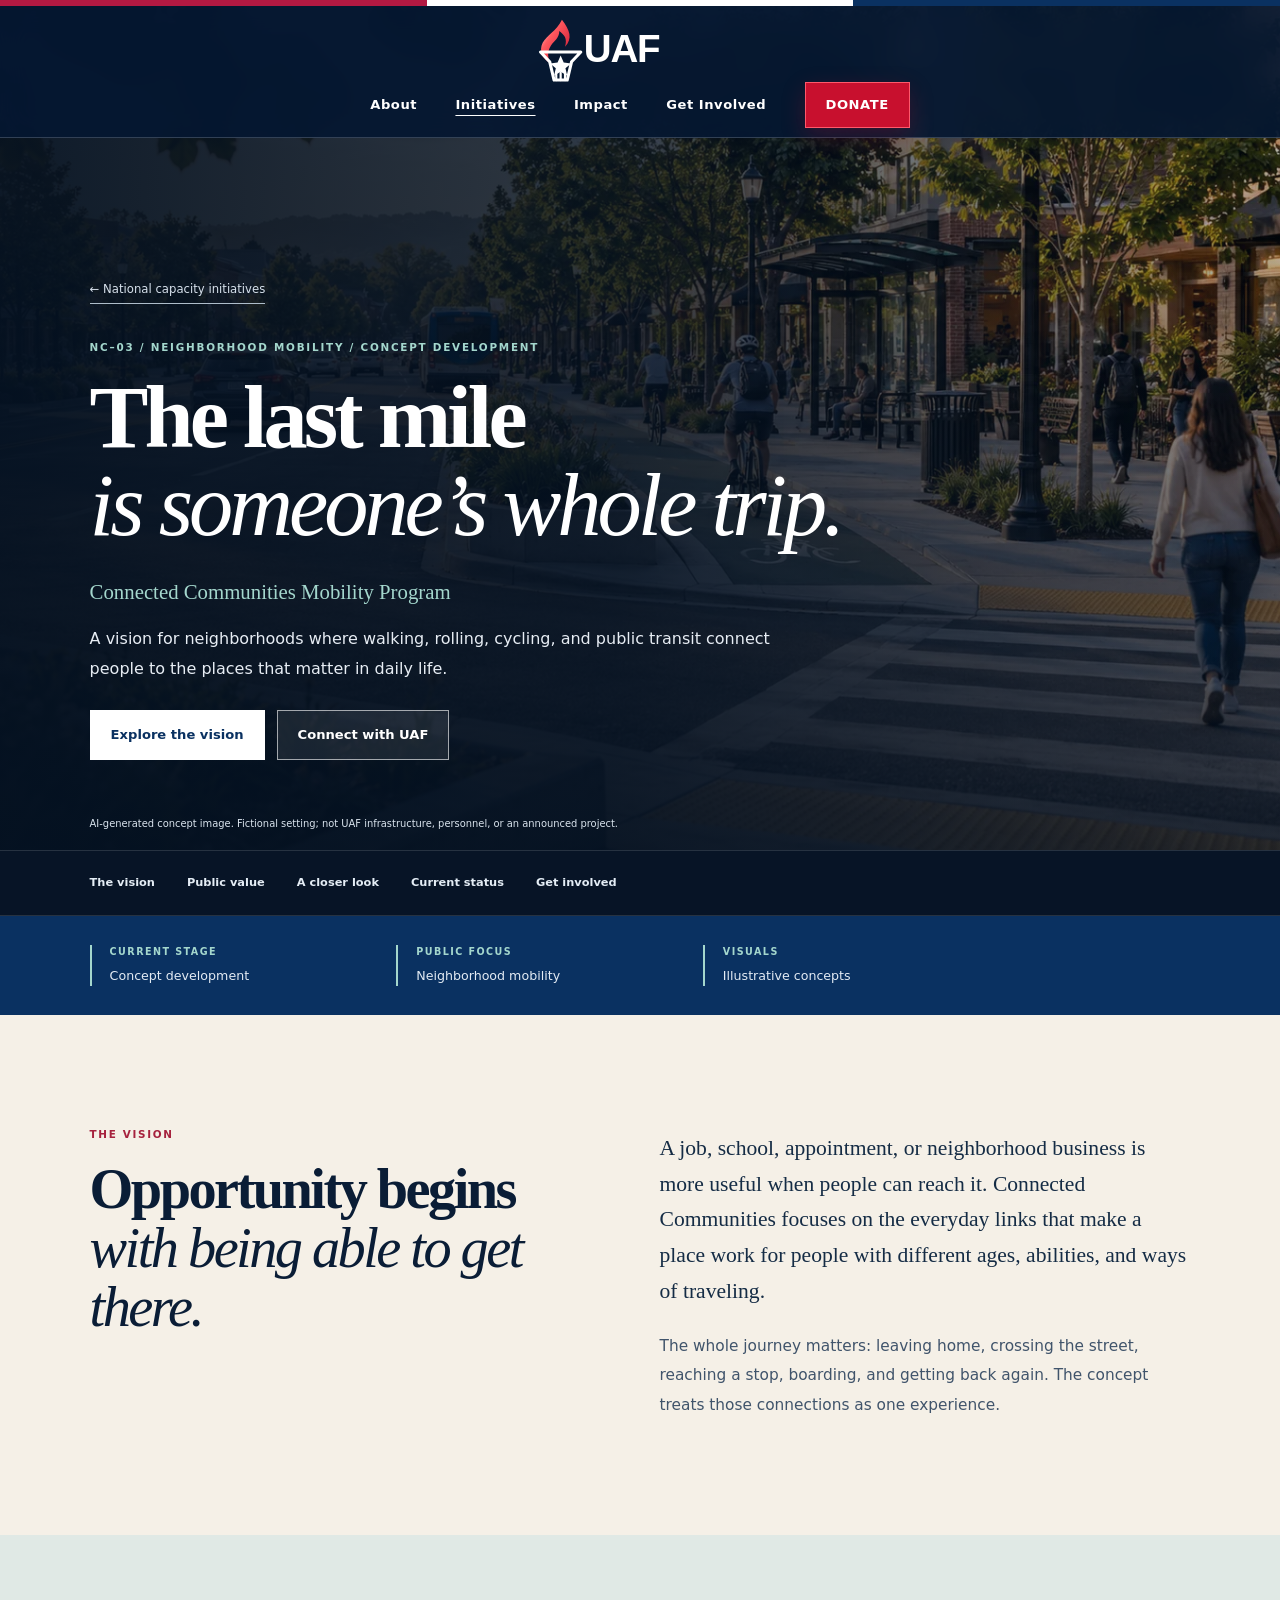
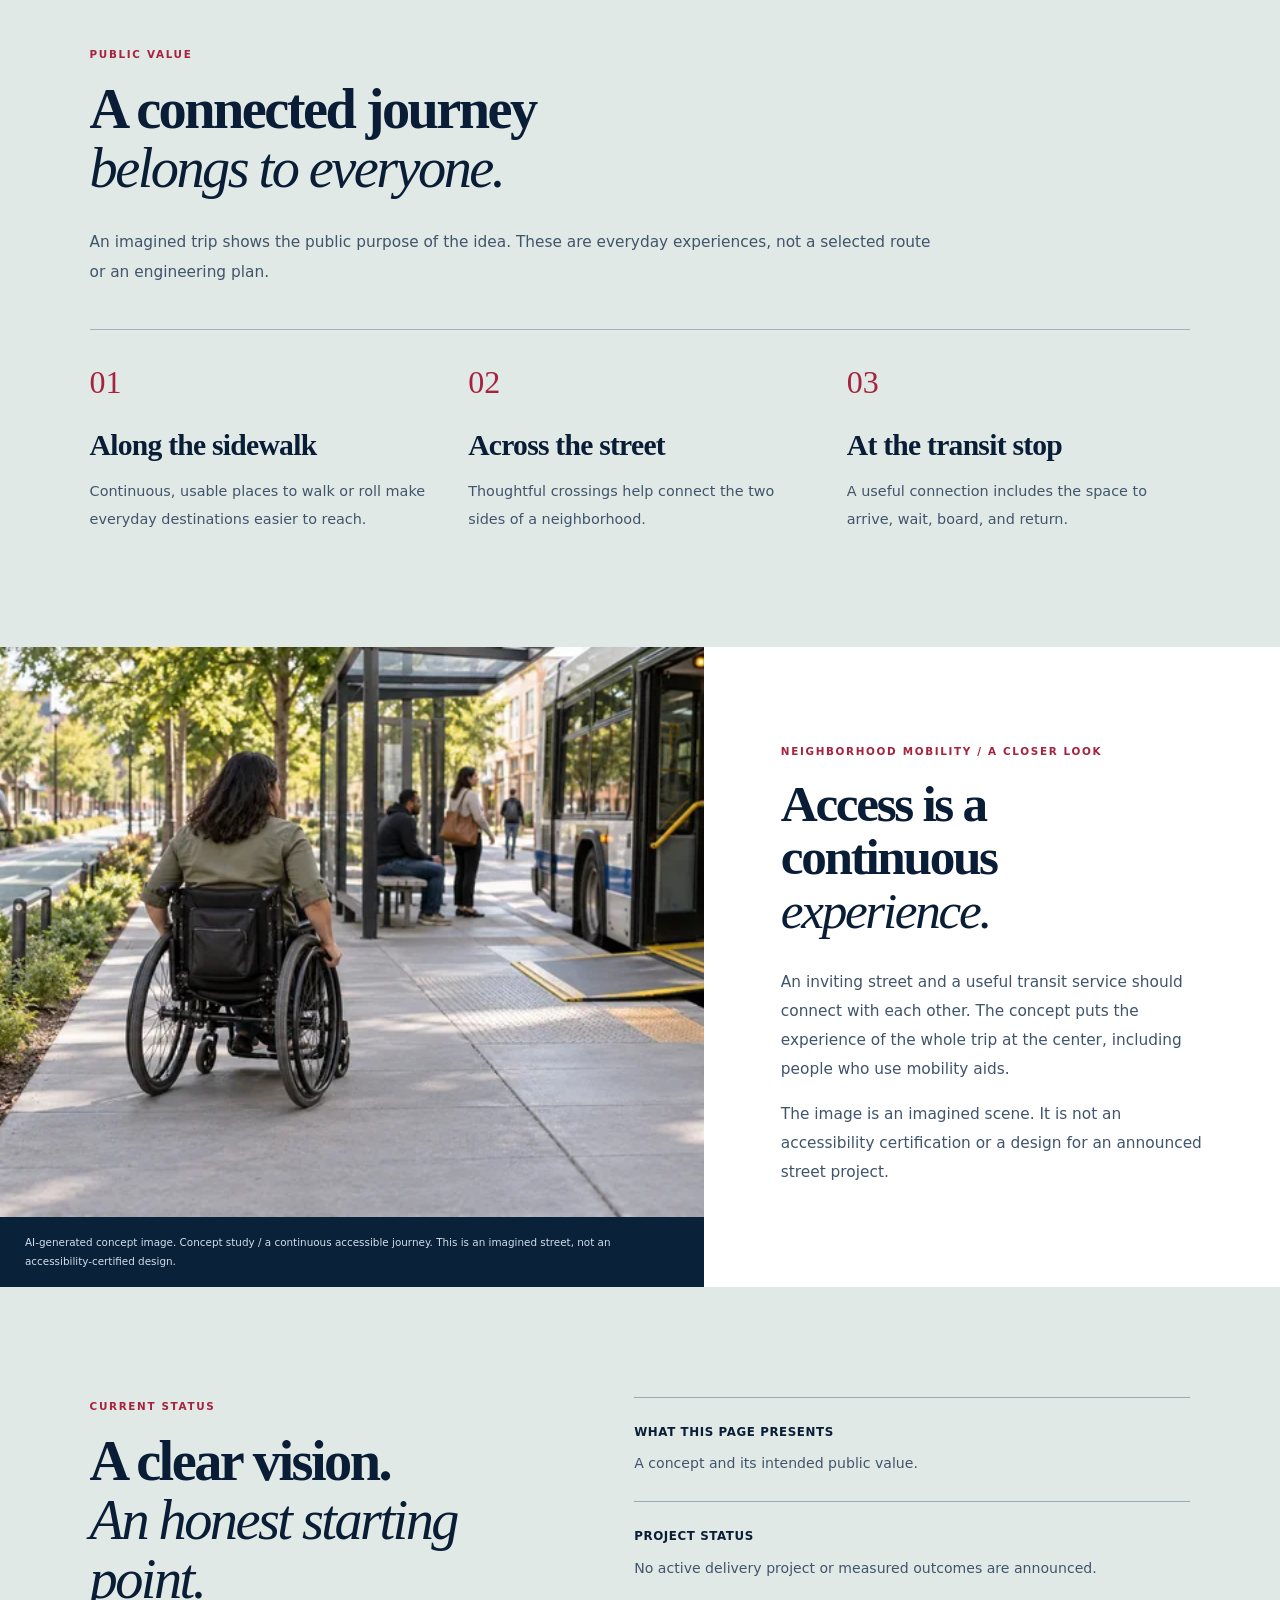
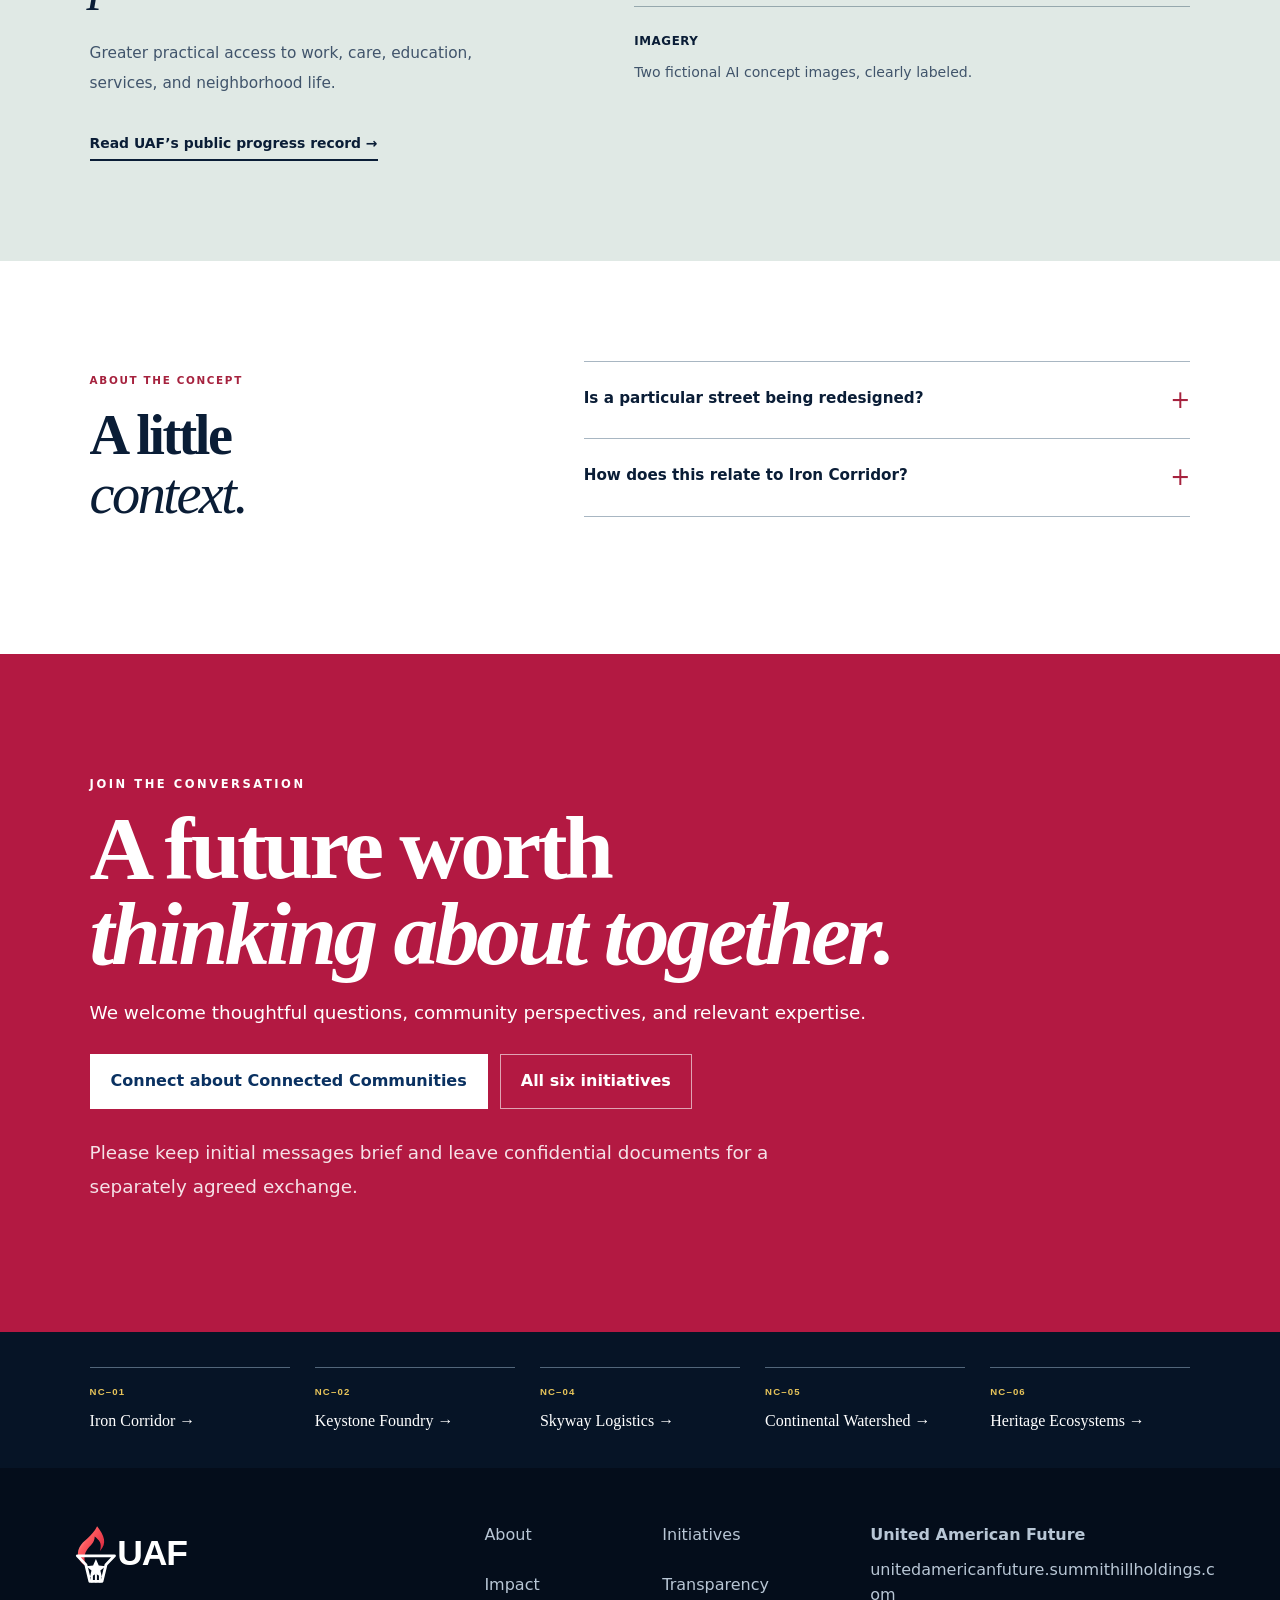
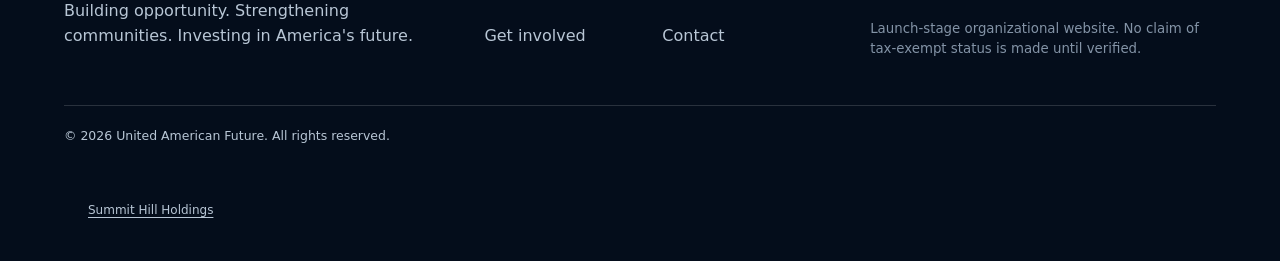
<file: initiatives/connected-communities/index.html>
<!doctype html><html lang="en"><head><meta charset="utf-8"><meta name="viewport" content="width=device-width,initial-scale=1"><meta name="color-scheme" content="light"><title>Connected Communities | United American Future</title><meta name="description" content="More useful everyday journeys through connected sidewalks, crossings, bicycle routes, and transit access. A concept-stage initiative from United American Future."><link rel="canonical" href="https://unitedamericanfuture.summithillholdings.com/initiatives/connected-communities"><meta property="og:type" content="website"><meta property="og:site_name" content="United American Future"><meta property="og:title" content="Connected Communities Mobility Program"><meta property="og:description" content="More useful everyday journeys through connected sidewalks, crossings, bicycle routes, and transit access. A concept-stage initiative from United American Future."><meta property="og:url" content="https://unitedamericanfuture.summithillholdings.com/initiatives/connected-communities"><meta property="og:image" content="https://unitedamericanfuture.summithillholdings.com/assets/initiatives/connected-communities/hero-1600.webp"><meta property="og:image:alt" content="AI concept of a neighborhood street with sidewalks, a protected bicycle lane, marked crossing, and a transit stop"><meta name="twitter:card" content="summary_large_image"><link rel="icon" href="/assets/favicon.svg" type="image/svg+xml"><link rel="stylesheet" href="/site.css"><link rel="stylesheet" href="/rail.css"><link rel="stylesheet" href="/initiatives.css"><script type="application/ld+json">{"@context": "https://schema.org", "@type": "WebPage", "name": "Connected Communities Mobility Program", "url": "https://unitedamericanfuture.summithillholdings.com/initiatives/connected-communities", "description": "More useful everyday journeys through connected sidewalks, crossings, bicycle routes, and transit access. A concept-stage initiative from United American Future.", "publisher": {"@type": "Organization", "name": "United American Future", "url": "https://unitedamericanfuture.summithillholdings.com"}}</script><link rel="stylesheet" href="/concepts.css"></head><body class="uaf program-page mobility-page"><div class="flag-ribbon" aria-hidden="true"></div><a class="skip" href="#main">Skip to content</a><header class="global-header">
    <a class="logo-link" href="/" aria-label="United American Future home"><img src="/assets/uaf-logo.svg" alt="United American Future"></a>
    <nav aria-label="Primary">
      <a href="/about">About</a>
      <a href="/initiatives" aria-current="page">Initiatives</a>
      <a href="/impact">Impact</a>
      <a href="/get-involved">Get Involved</a>
      <a class="donate" href="/donate">Donate</a>
    </nav>
    <button class="menu" aria-label="Open navigation" aria-expanded="false">☰</button>
  </header><main id="main">
 <section class="page-hero program-hero" aria-labelledby="program-title"><div class="program-hero-media"><img src="/assets/initiatives/connected-communities/hero-1600.webp" srcset="/assets/initiatives/connected-communities/hero-640.webp 640w, /assets/initiatives/connected-communities/hero-960.webp 960w, /assets/initiatives/connected-communities/hero-1600.webp 1600w" sizes="100vw" width="1600" height="900" alt="AI concept of a neighborhood street with sidewalks, a protected bicycle lane, marked crossing, and a transit stop" fetchpriority="high" decoding="async"></div><div class="program-hero-shade" aria-hidden="true"></div><div class="hero-copy"><a class="program-back" href="/initiatives#connected-communities">← National capacity initiatives</a><p class="kicker">NC–03 / Neighborhood mobility / Concept development</p><h1 id="program-title">The last mile<br><em>is someone’s whole trip.</em></h1><p class="program-official-name">Connected Communities Mobility Program</p><p>A vision for neighborhoods where walking, rolling, cycling, and public transit connect people to the places that matter in daily life.</p><div class="hero-actions"><a class="button white" href="#approach">Explore the vision</a><a class="button outline" href="/contact#connected-communities">Connect with UAF</a></div></div><p class="program-image-note">AI-generated concept image. Fictional setting; not UAF infrastructure, personnel, or an announced project.</p></section>
 <nav class="program-nav" aria-label="On this initiative"><a href="#approach">The vision</a><a href="#purpose">Public value</a><a href="#field">A closer look</a><a href="#evidence">Current status</a><a href="#participate">Get involved</a></nav>
 <div class="program-status"><span><b>Current stage</b> Concept development</span><span><b>Public focus</b> Neighborhood mobility</span><span><b>Visuals</b> Illustrative concepts</span></div>
 <section class="program-section program-opening" id="approach"><div><p class="eyebrow">The vision</p><h2>Opportunity begins<br><em>with being able to get there.</em></h2></div><div><p class="program-lead">A job, school, appointment, or neighborhood business is more useful when people can reach it. Connected Communities focuses on the everyday links that make a place work for people with different ages, abilities, and ways of traveling.</p><p>The whole journey matters: leaving home, crossing the street, reaching a stop, boarding, and getting back again. The concept treats those connections as one experience.</p></div></section>
 <section class="program-section concept-value concept-value-mobility" id="purpose"><div class="program-heading"><p class="eyebrow">Public value</p><h2>A connected journey<br><em>belongs to everyone.</em></h2><p>An imagined trip shows the public purpose of the idea. These are everyday experiences, not a selected route or an engineering plan.</p></div><div class="concept-value-grid"><article><span>01</span><h3>Along the sidewalk</h3><p>Continuous, usable places to walk or roll make everyday destinations easier to reach.</p></article><article><span>02</span><h3>Across the street</h3><p>Thoughtful crossings help connect the two sides of a neighborhood.</p></article><article><span>03</span><h3>At the transit stop</h3><p>A useful connection includes the space to arrive, wait, board, and return.</p></article></div></section>
 <section class="program-photo-story" id="field"><figure><img src="/assets/initiatives/connected-communities/detail-1600.webp" srcset="/assets/initiatives/connected-communities/detail-640.webp 640w, /assets/initiatives/connected-communities/detail-960.webp 960w, /assets/initiatives/connected-communities/detail-1600.webp 1536w" sizes="(max-width:900px) 88vw, 48vw" width="1536" height="1024" alt="AI concept of an adult wheelchair user approaching a level transit boarding area on a neighborhood sidewalk" loading="lazy" decoding="async"><figcaption>AI-generated concept image. Concept study / a continuous accessible journey. This is an imagined street, not an accessibility-certified design.</figcaption></figure><div><p class="eyebrow">Neighborhood mobility / A closer look</p><h2>Access is a continuous<br><em>experience.</em></h2><p>An inviting street and a useful transit service should connect with each other. The concept puts the experience of the whole trip at the center, including people who use mobility aids.</p><p>The image is an imagined scene. It is not an accessibility certification or a design for an announced street project.</p></div></section>
 <section class="program-section program-evidence" id="evidence"><div><p class="eyebrow">Current status</p><h2>A clear vision.<br><em>An honest starting point.</em></h2><p>Greater practical access to work, care, education, services, and neighborhood life.</p><a class="text-link" href="/impact">Read UAF’s public progress record →</a></div><dl><div><dt>What this page presents</dt><dd>A concept and its intended public value.</dd></div><div><dt>Project status</dt><dd>No active delivery project or measured outcomes are announced.</dd></div><div><dt>Imagery</dt><dd>Two fictional AI concept images, clearly labeled.</dd></div></dl></section>
 <section class="program-section program-questions"><div><p class="eyebrow">About the concept</p><h2>A little<br><em>context.</em></h2></div><div><details><summary>Is a particular street being redesigned?<span aria-hidden="true">+</span></summary><p>No location or roadworks project is announced. This page presents the neighborhood mobility concept.</p></details><details><summary>How does this relate to Iron Corridor?<span aria-hidden="true">+</span></summary><p>Iron Corridor looks at connections between regions. Connected Communities focuses on the everyday journeys within a neighborhood and around transit. Both share the goal of making places easier to reach.</p></details></div></section>
 <section class="cta-band program-participate" id="participate"><p class="eyebrow">Join the conversation</p><h2>A future worth<br><em>thinking about together.</em></h2><p>We welcome thoughtful questions, community perspectives, and relevant expertise.</p><div><a class="button white" href="/contact#connected-communities">Connect about Connected Communities</a><a class="button ghost" href="/initiatives#national-capacity">All six initiatives</a></div><p class="program-small">Please keep initial messages brief and leave confidential documents for a separately agreed exchange.</p></section>
 <nav class="program-related" aria-label="Other national capacity initiatives"><a href="/initiatives/iron-corridor"><span>NC–01</span>Iron Corridor →</a><a href="/initiatives/keystone-foundry"><span>NC–02</span>Keystone Foundry →</a><a href="/initiatives/skyway"><span>NC–04</span>Skyway Logistics →</a><a href="/initiatives/watershed"><span>NC–05</span>Continental Watershed →</a><a href="/initiatives/heritage-ecosystems"><span>NC–06</span>Heritage Ecosystems →</a></nav></main><footer class="global-footer">
    <div class="footer-brand"><img src="/assets/uaf-logo.svg" alt=""><p>Building opportunity. Strengthening communities. Investing in America's future.</p></div>
    <nav aria-label="Footer"><a href="/about">About</a><a href="/initiatives">Initiatives</a><a href="/impact">Impact</a><a href="/transparency">Transparency</a><a href="/get-involved">Get involved</a><a href="/contact">Contact</a></nav>
    <div class="footer-note"><b>United American Future</b><span>unitedamericanfuture.summithillholdings.com</span><small>Launch-stage organizational website. No claim of tax-exempt status is made until verified.</small></div>
    <p class="copyright">© 2026 United American Future. All rights reserved.</p>
    
  <p class="holding-company-link" style="margin:0;padding:16px 24px;font-size:12px;line-height:1.6"><a href="https://summithillholdings.com/" style="color:inherit;text-decoration:underline;text-underline-offset:3px">Summit Hill Holdings</a></p></footer><script src="/site.js" defer></script></body></html>
</file>
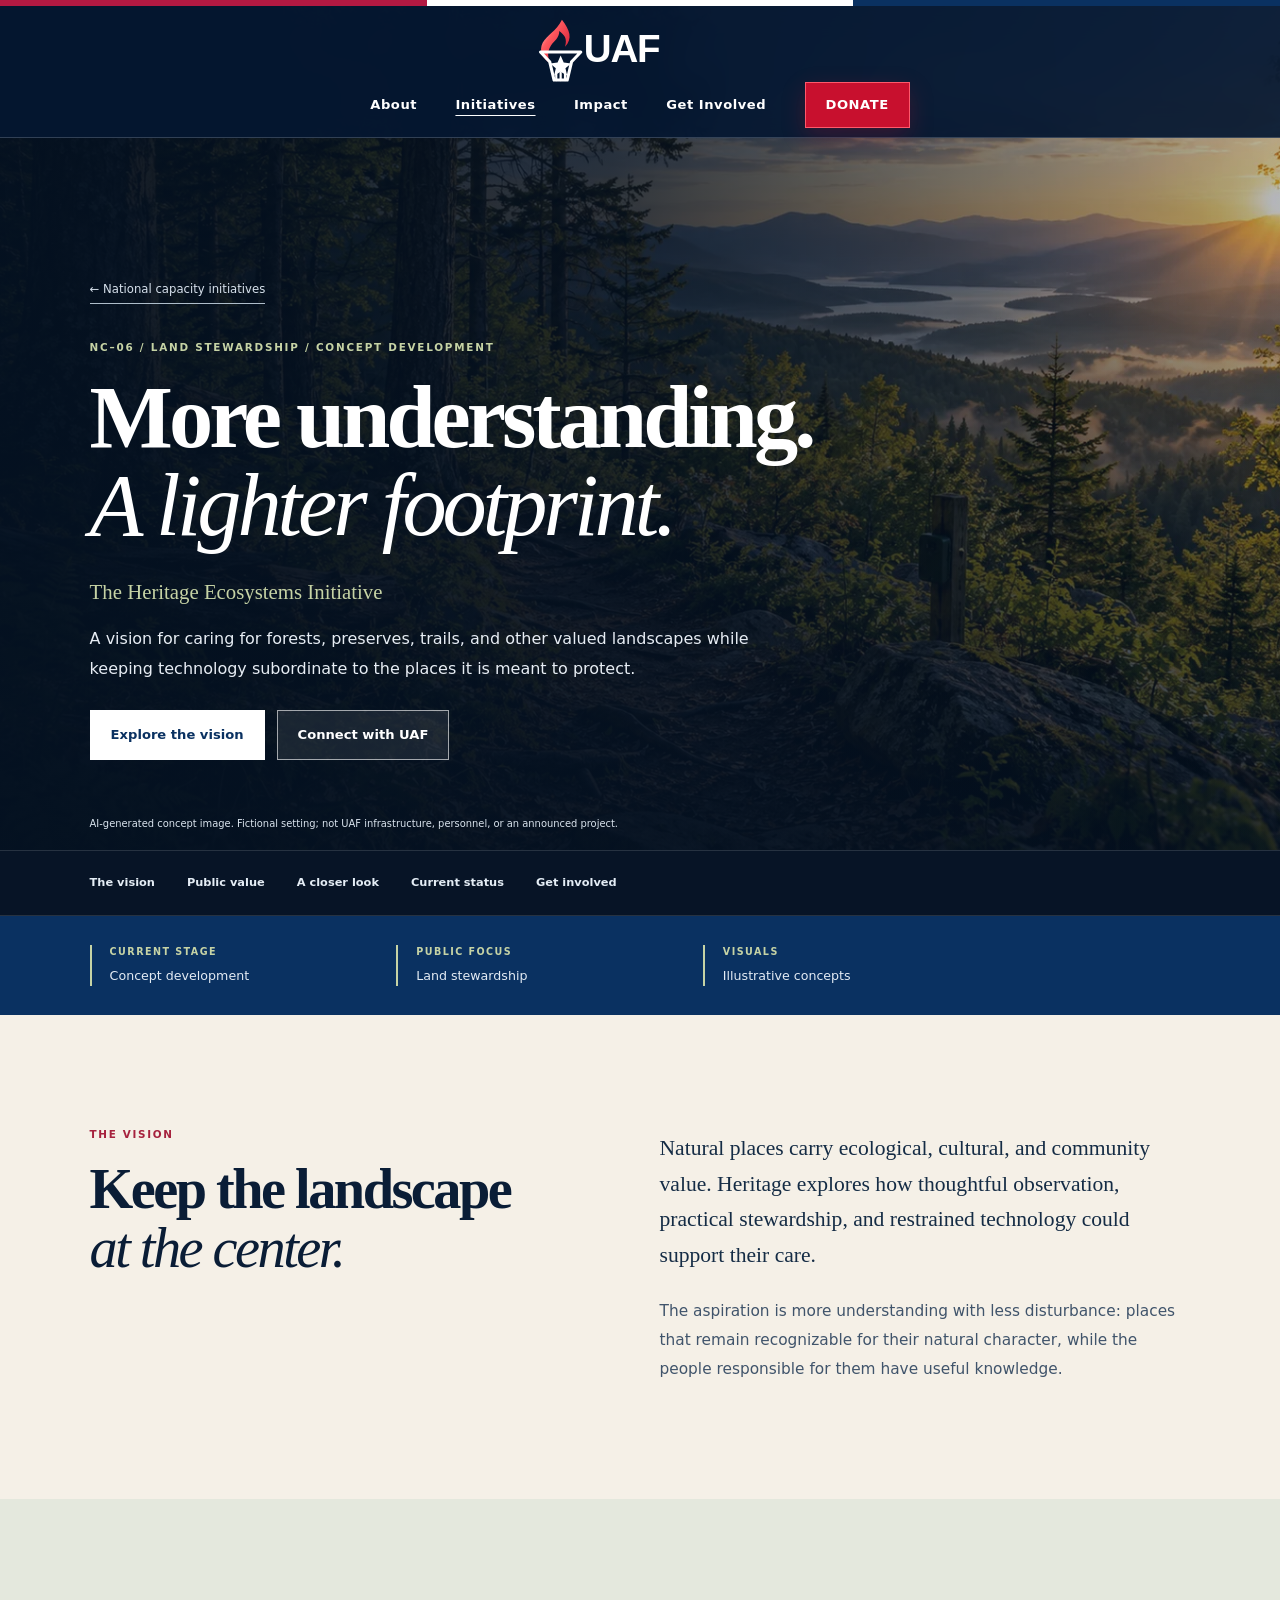
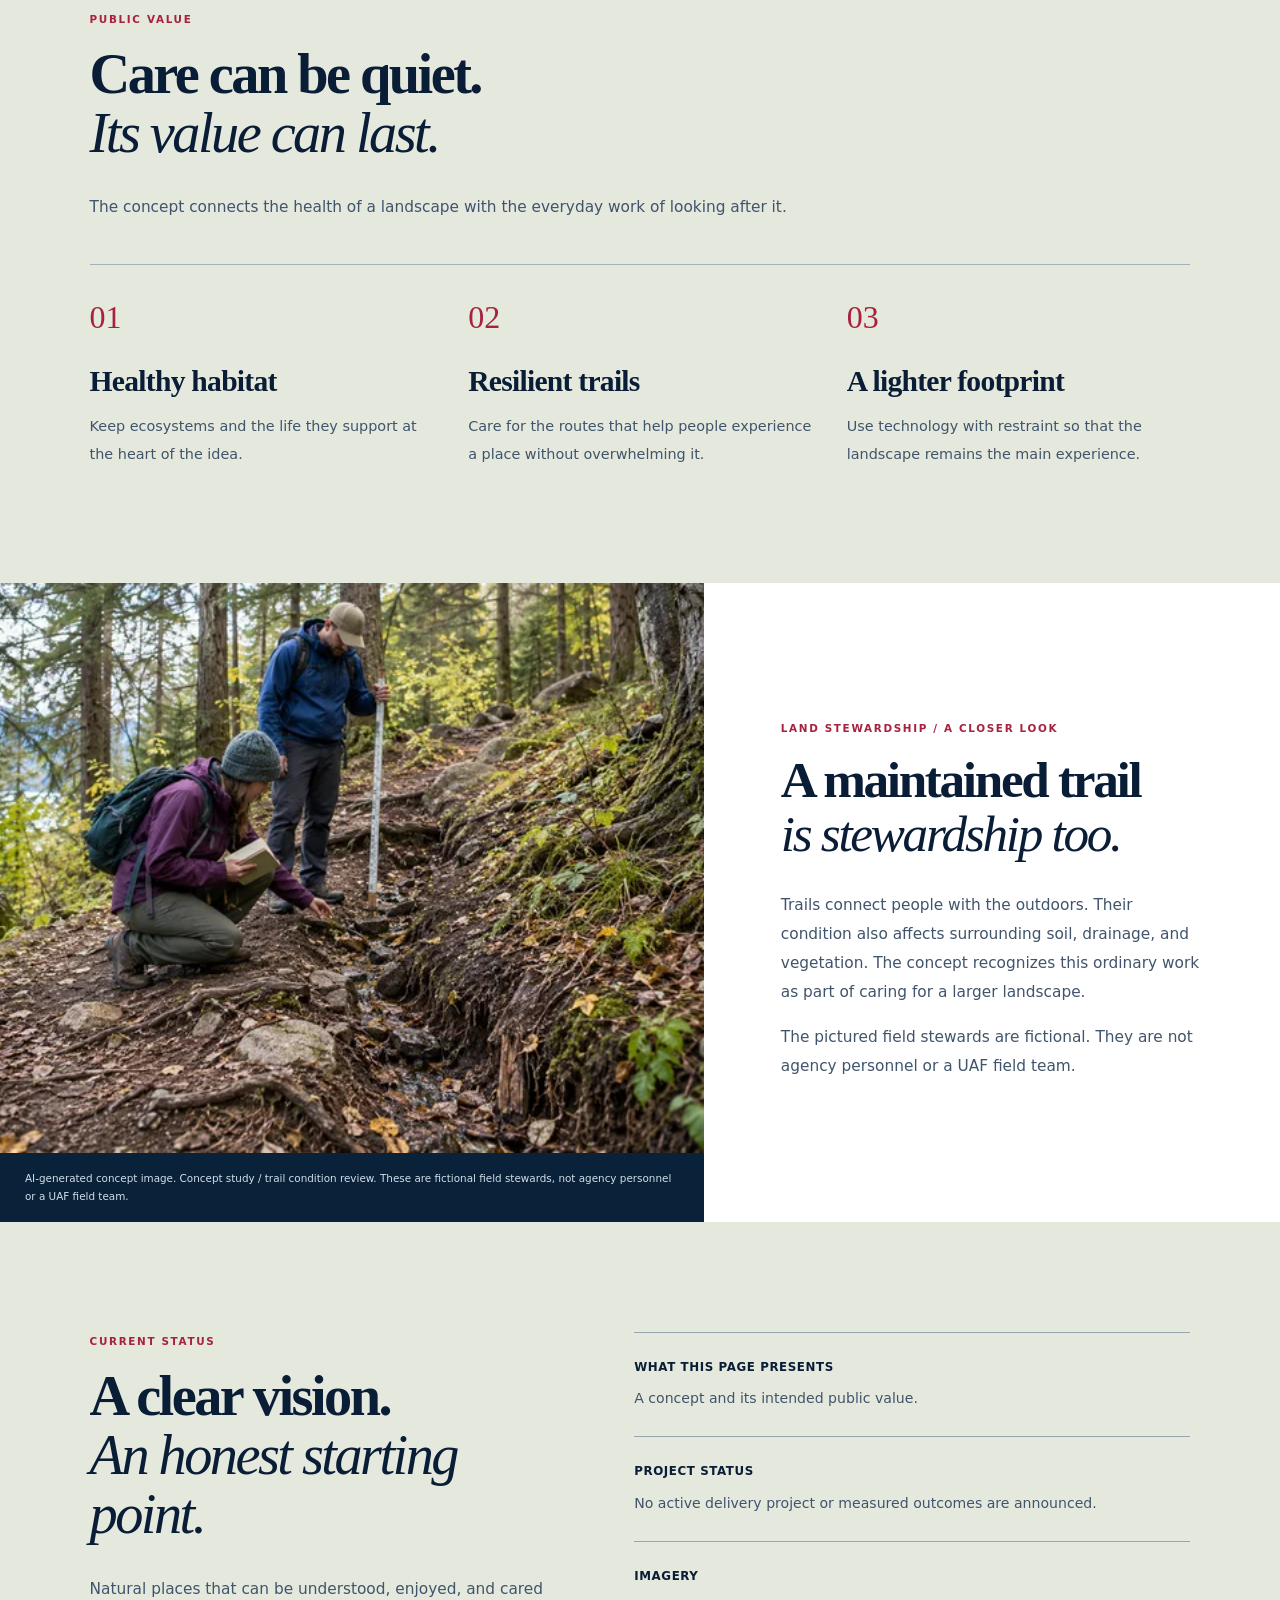
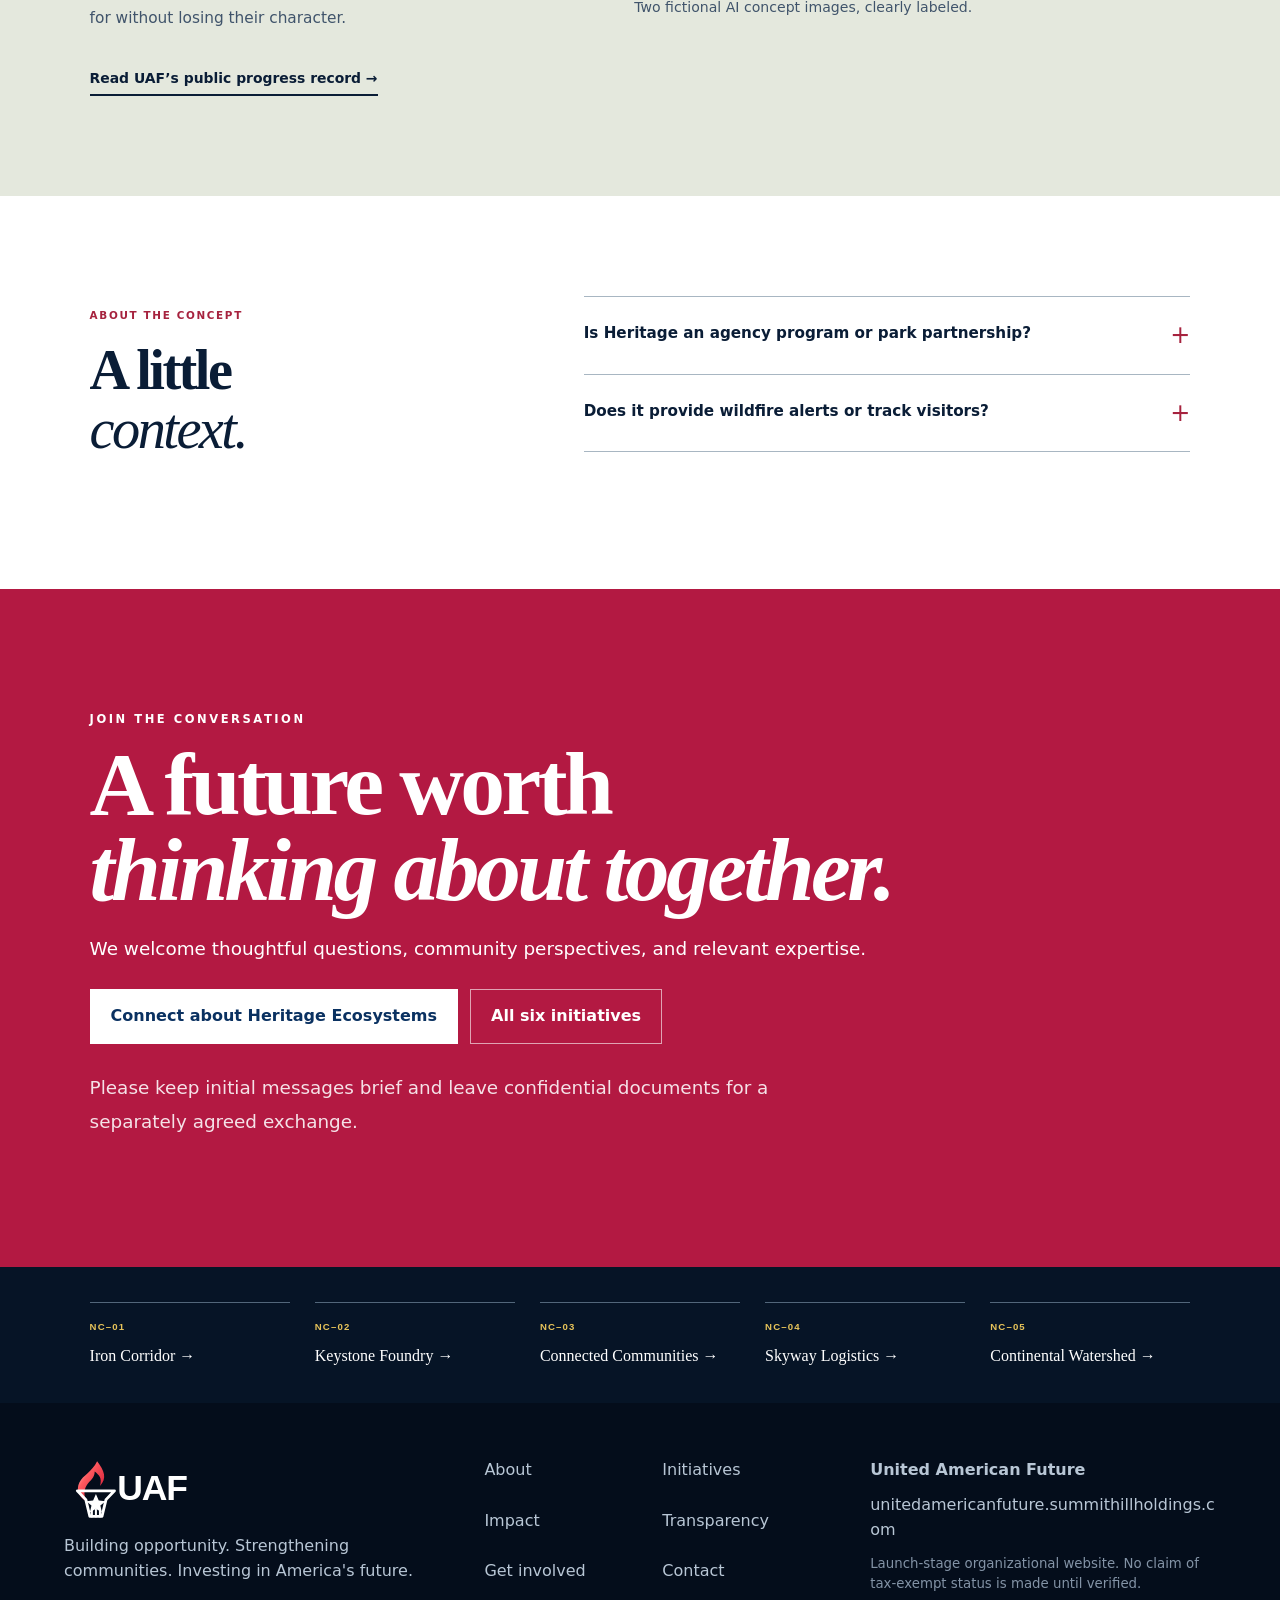
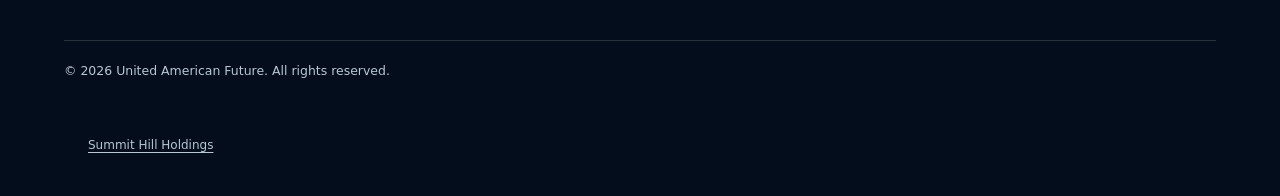
<file: initiatives/heritage-ecosystems/index.html>
<!doctype html><html lang="en"><head><meta charset="utf-8"><meta name="viewport" content="width=device-width,initial-scale=1"><meta name="color-scheme" content="light"><title>Heritage Ecosystems | United American Future</title><meta name="description" content="Landscape-first stewardship, trail resilience, and restrained technology for valued natural places. A concept-stage initiative from United American Future."><link rel="canonical" href="https://unitedamericanfuture.summithillholdings.com/initiatives/heritage-ecosystems"><meta property="og:type" content="website"><meta property="og:site_name" content="United American Future"><meta property="og:title" content="The Heritage Ecosystems Initiative"><meta property="og:description" content="Landscape-first stewardship, trail resilience, and restrained technology for valued natural places. A concept-stage initiative from United American Future."><meta property="og:url" content="https://unitedamericanfuture.summithillholdings.com/initiatives/heritage-ecosystems"><meta property="og:image" content="https://unitedamericanfuture.summithillholdings.com/assets/initiatives/heritage-ecosystems/hero-1600.webp"><meta property="og:image:alt" content="AI concept of a forest at sunrise with an established trail and a discreet monitoring device on an existing post"><meta name="twitter:card" content="summary_large_image"><link rel="icon" href="/assets/favicon.svg" type="image/svg+xml"><link rel="stylesheet" href="/site.css"><link rel="stylesheet" href="/rail.css"><link rel="stylesheet" href="/initiatives.css"><script type="application/ld+json">{"@context": "https://schema.org", "@type": "WebPage", "name": "The Heritage Ecosystems Initiative", "url": "https://unitedamericanfuture.summithillholdings.com/initiatives/heritage-ecosystems", "description": "Landscape-first stewardship, trail resilience, and restrained technology for valued natural places. A concept-stage initiative from United American Future.", "publisher": {"@type": "Organization", "name": "United American Future", "url": "https://unitedamericanfuture.summithillholdings.com"}}</script><link rel="stylesheet" href="/concepts.css"></head><body class="uaf program-page heritage-page"><div class="flag-ribbon" aria-hidden="true"></div><a class="skip" href="#main">Skip to content</a><header class="global-header">
    <a class="logo-link" href="/" aria-label="United American Future home"><img src="/assets/uaf-logo.svg" alt="United American Future"></a>
    <nav aria-label="Primary">
      <a href="/about">About</a>
      <a href="/initiatives" aria-current="page">Initiatives</a>
      <a href="/impact">Impact</a>
      <a href="/get-involved">Get Involved</a>
      <a class="donate" href="/donate">Donate</a>
    </nav>
    <button class="menu" aria-label="Open navigation" aria-expanded="false">☰</button>
  </header><main id="main">
 <section class="page-hero program-hero" aria-labelledby="program-title"><div class="program-hero-media"><img src="/assets/initiatives/heritage-ecosystems/hero-1600.webp" srcset="/assets/initiatives/heritage-ecosystems/hero-640.webp 640w, /assets/initiatives/heritage-ecosystems/hero-960.webp 960w, /assets/initiatives/heritage-ecosystems/hero-1600.webp 1600w" sizes="100vw" width="1600" height="900" alt="AI concept of a forest at sunrise with an established trail and a discreet monitoring device on an existing post" fetchpriority="high" decoding="async"></div><div class="program-hero-shade" aria-hidden="true"></div><div class="hero-copy"><a class="program-back" href="/initiatives#heritage-ecosystems">← National capacity initiatives</a><p class="kicker">NC–06 / Land stewardship / Concept development</p><h1 id="program-title">More understanding.<br><em>A lighter footprint.</em></h1><p class="program-official-name">The Heritage Ecosystems Initiative</p><p>A vision for caring for forests, preserves, trails, and other valued landscapes while keeping technology subordinate to the places it is meant to protect.</p><div class="hero-actions"><a class="button white" href="#approach">Explore the vision</a><a class="button outline" href="/contact#heritage-ecosystems">Connect with UAF</a></div></div><p class="program-image-note">AI-generated concept image. Fictional setting; not UAF infrastructure, personnel, or an announced project.</p></section>
 <nav class="program-nav" aria-label="On this initiative"><a href="#approach">The vision</a><a href="#purpose">Public value</a><a href="#field">A closer look</a><a href="#evidence">Current status</a><a href="#participate">Get involved</a></nav>
 <div class="program-status"><span><b>Current stage</b> Concept development</span><span><b>Public focus</b> Land stewardship</span><span><b>Visuals</b> Illustrative concepts</span></div>
 <section class="program-section program-opening" id="approach"><div><p class="eyebrow">The vision</p><h2>Keep the landscape<br><em>at the center.</em></h2></div><div><p class="program-lead">Natural places carry ecological, cultural, and community value. Heritage explores how thoughtful observation, practical stewardship, and restrained technology could support their care.</p><p>The aspiration is more understanding with less disturbance: places that remain recognizable for their natural character, while the people responsible for them have useful knowledge.</p></div></section>
 <section class="program-section concept-value concept-value-heritage" id="purpose"><div class="program-heading"><p class="eyebrow">Public value</p><h2>Care can be quiet.<br><em>Its value can last.</em></h2><p>The concept connects the health of a landscape with the everyday work of looking after it.</p></div><div class="concept-value-grid"><article><span>01</span><h3>Healthy habitat</h3><p>Keep ecosystems and the life they support at the heart of the idea.</p></article><article><span>02</span><h3>Resilient trails</h3><p>Care for the routes that help people experience a place without overwhelming it.</p></article><article><span>03</span><h3>A lighter footprint</h3><p>Use technology with restraint so that the landscape remains the main experience.</p></article></div></section>
 <section class="program-photo-story" id="field"><figure><img src="/assets/initiatives/heritage-ecosystems/detail-1600.webp" srcset="/assets/initiatives/heritage-ecosystems/detail-640.webp 640w, /assets/initiatives/heritage-ecosystems/detail-960.webp 960w, /assets/initiatives/heritage-ecosystems/detail-1600.webp 1536w" sizes="(max-width:900px) 88vw, 48vw" width="1536" height="1024" alt="AI concept of two anonymous field stewards examining drainage and erosion on a forest trail" loading="lazy" decoding="async"><figcaption>AI-generated concept image. Concept study / trail condition review. These are fictional field stewards, not agency personnel or a UAF field team.</figcaption></figure><div><p class="eyebrow">Land stewardship / A closer look</p><h2>A maintained trail<br><em>is stewardship too.</em></h2><p>Trails connect people with the outdoors. Their condition also affects surrounding soil, drainage, and vegetation. The concept recognizes this ordinary work as part of caring for a larger landscape.</p><p>The pictured field stewards are fictional. They are not agency personnel or a UAF field team.</p></div></section>
 <section class="program-section program-evidence" id="evidence"><div><p class="eyebrow">Current status</p><h2>A clear vision.<br><em>An honest starting point.</em></h2><p>Natural places that can be understood, enjoyed, and cared for without losing their character.</p><a class="text-link" href="/impact">Read UAF’s public progress record →</a></div><dl><div><dt>What this page presents</dt><dd>A concept and its intended public value.</dd></div><div><dt>Project status</dt><dd>No active delivery project or measured outcomes are announced.</dd></div><div><dt>Imagery</dt><dd>Two fictional AI concept images, clearly labeled.</dd></div></dl></section>
 <section class="program-section program-questions"><div><p class="eyebrow">About the concept</p><h2>A little<br><em>context.</em></h2></div><div><details><summary>Is Heritage an agency program or park partnership?<span aria-hidden="true">+</span></summary><p>No government affiliation or named park partnership is announced. Heritage is a UAF concept.</p></details><details><summary>Does it provide wildfire alerts or track visitors?<span aria-hidden="true">+</span></summary><p>No. This website offers no emergency warning, dispatch, or visitor-tracking service. The concept’s public focus is landscape stewardship and a lighter technological footprint.</p></details></div></section>
 <section class="cta-band program-participate" id="participate"><p class="eyebrow">Join the conversation</p><h2>A future worth<br><em>thinking about together.</em></h2><p>We welcome thoughtful questions, community perspectives, and relevant expertise.</p><div><a class="button white" href="/contact#heritage-ecosystems">Connect about Heritage Ecosystems</a><a class="button ghost" href="/initiatives#national-capacity">All six initiatives</a></div><p class="program-small">Please keep initial messages brief and leave confidential documents for a separately agreed exchange.</p></section>
 <nav class="program-related" aria-label="Other national capacity initiatives"><a href="/initiatives/iron-corridor"><span>NC–01</span>Iron Corridor →</a><a href="/initiatives/keystone-foundry"><span>NC–02</span>Keystone Foundry →</a><a href="/initiatives/connected-communities"><span>NC–03</span>Connected Communities →</a><a href="/initiatives/skyway"><span>NC–04</span>Skyway Logistics →</a><a href="/initiatives/watershed"><span>NC–05</span>Continental Watershed →</a></nav></main><footer class="global-footer">
    <div class="footer-brand"><img src="/assets/uaf-logo.svg" alt=""><p>Building opportunity. Strengthening communities. Investing in America's future.</p></div>
    <nav aria-label="Footer"><a href="/about">About</a><a href="/initiatives">Initiatives</a><a href="/impact">Impact</a><a href="/transparency">Transparency</a><a href="/get-involved">Get involved</a><a href="/contact">Contact</a></nav>
    <div class="footer-note"><b>United American Future</b><span>unitedamericanfuture.summithillholdings.com</span><small>Launch-stage organizational website. No claim of tax-exempt status is made until verified.</small></div>
    <p class="copyright">© 2026 United American Future. All rights reserved.</p>
    
  <p class="holding-company-link" style="margin:0;padding:16px 24px;font-size:12px;line-height:1.6"><a href="https://summithillholdings.com/" style="color:inherit;text-decoration:underline;text-underline-offset:3px">Summit Hill Holdings</a></p></footer><script src="/site.js" defer></script></body></html>
</file>
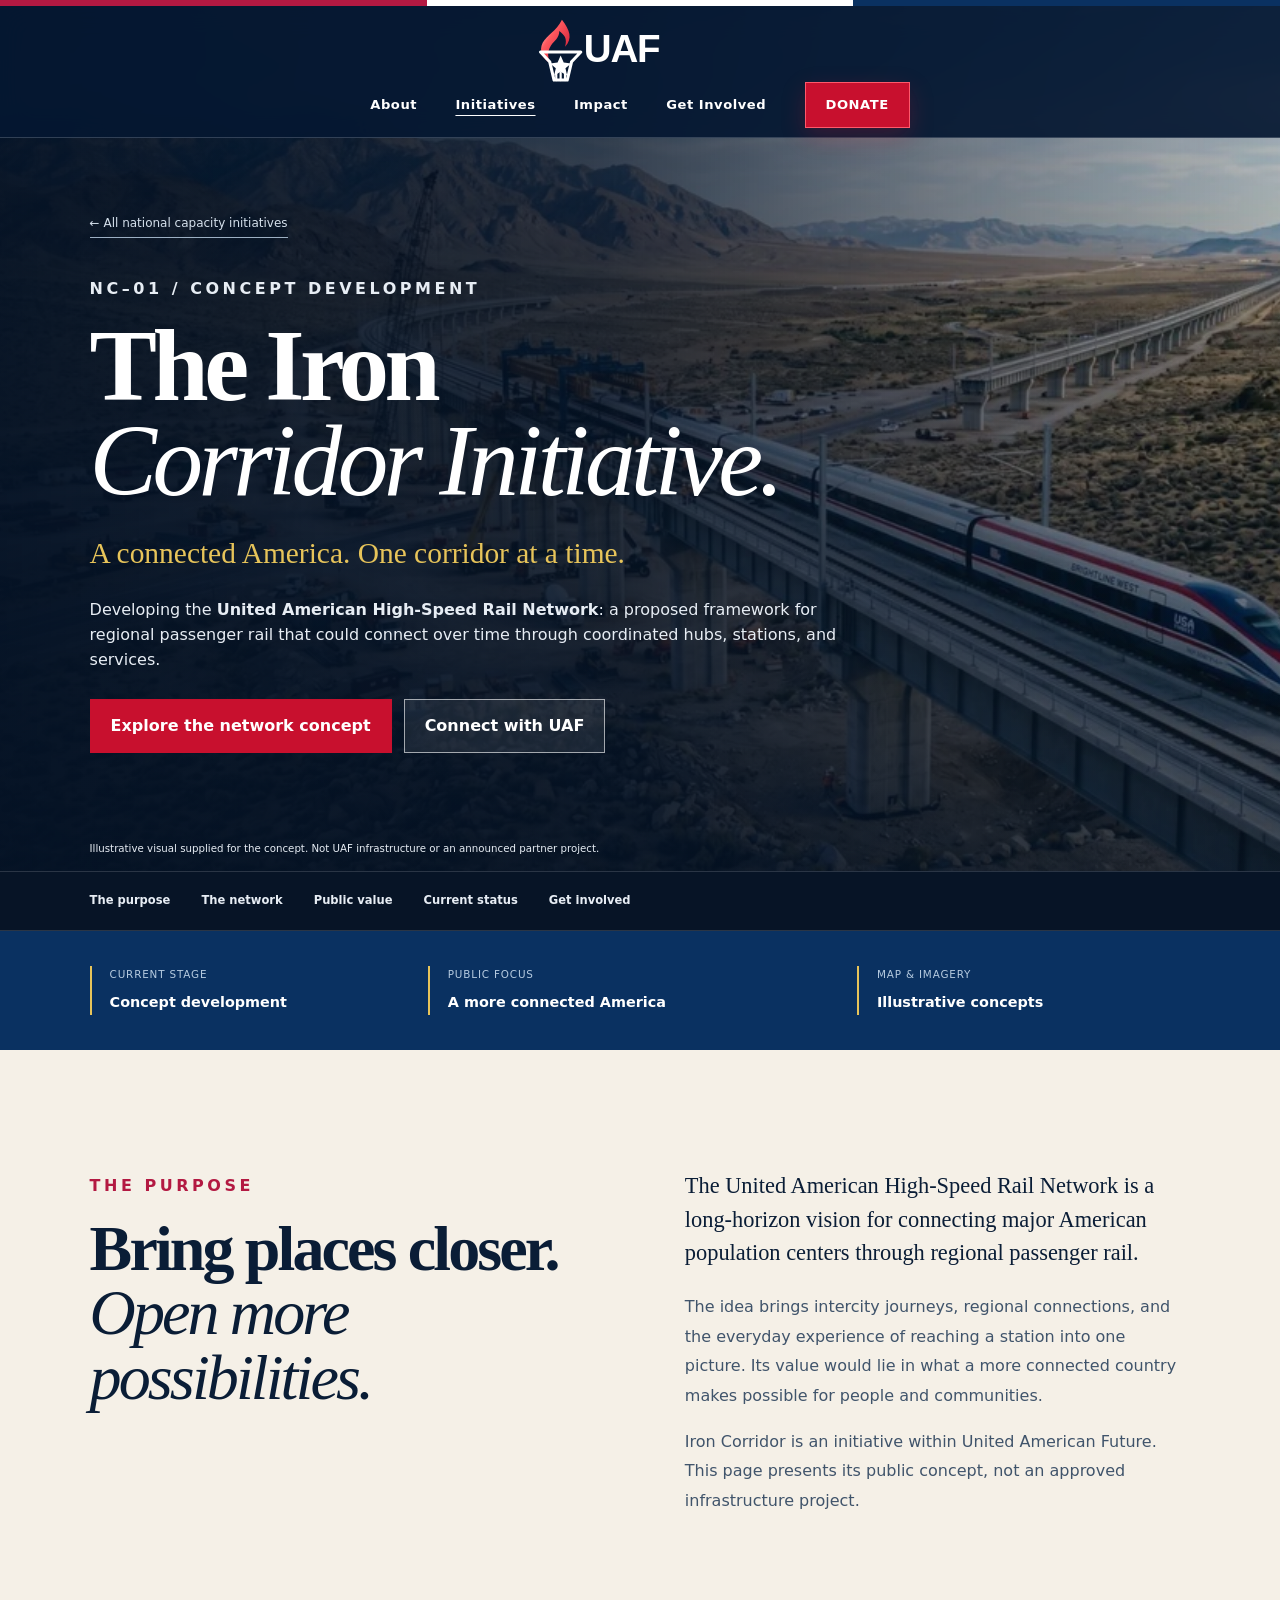
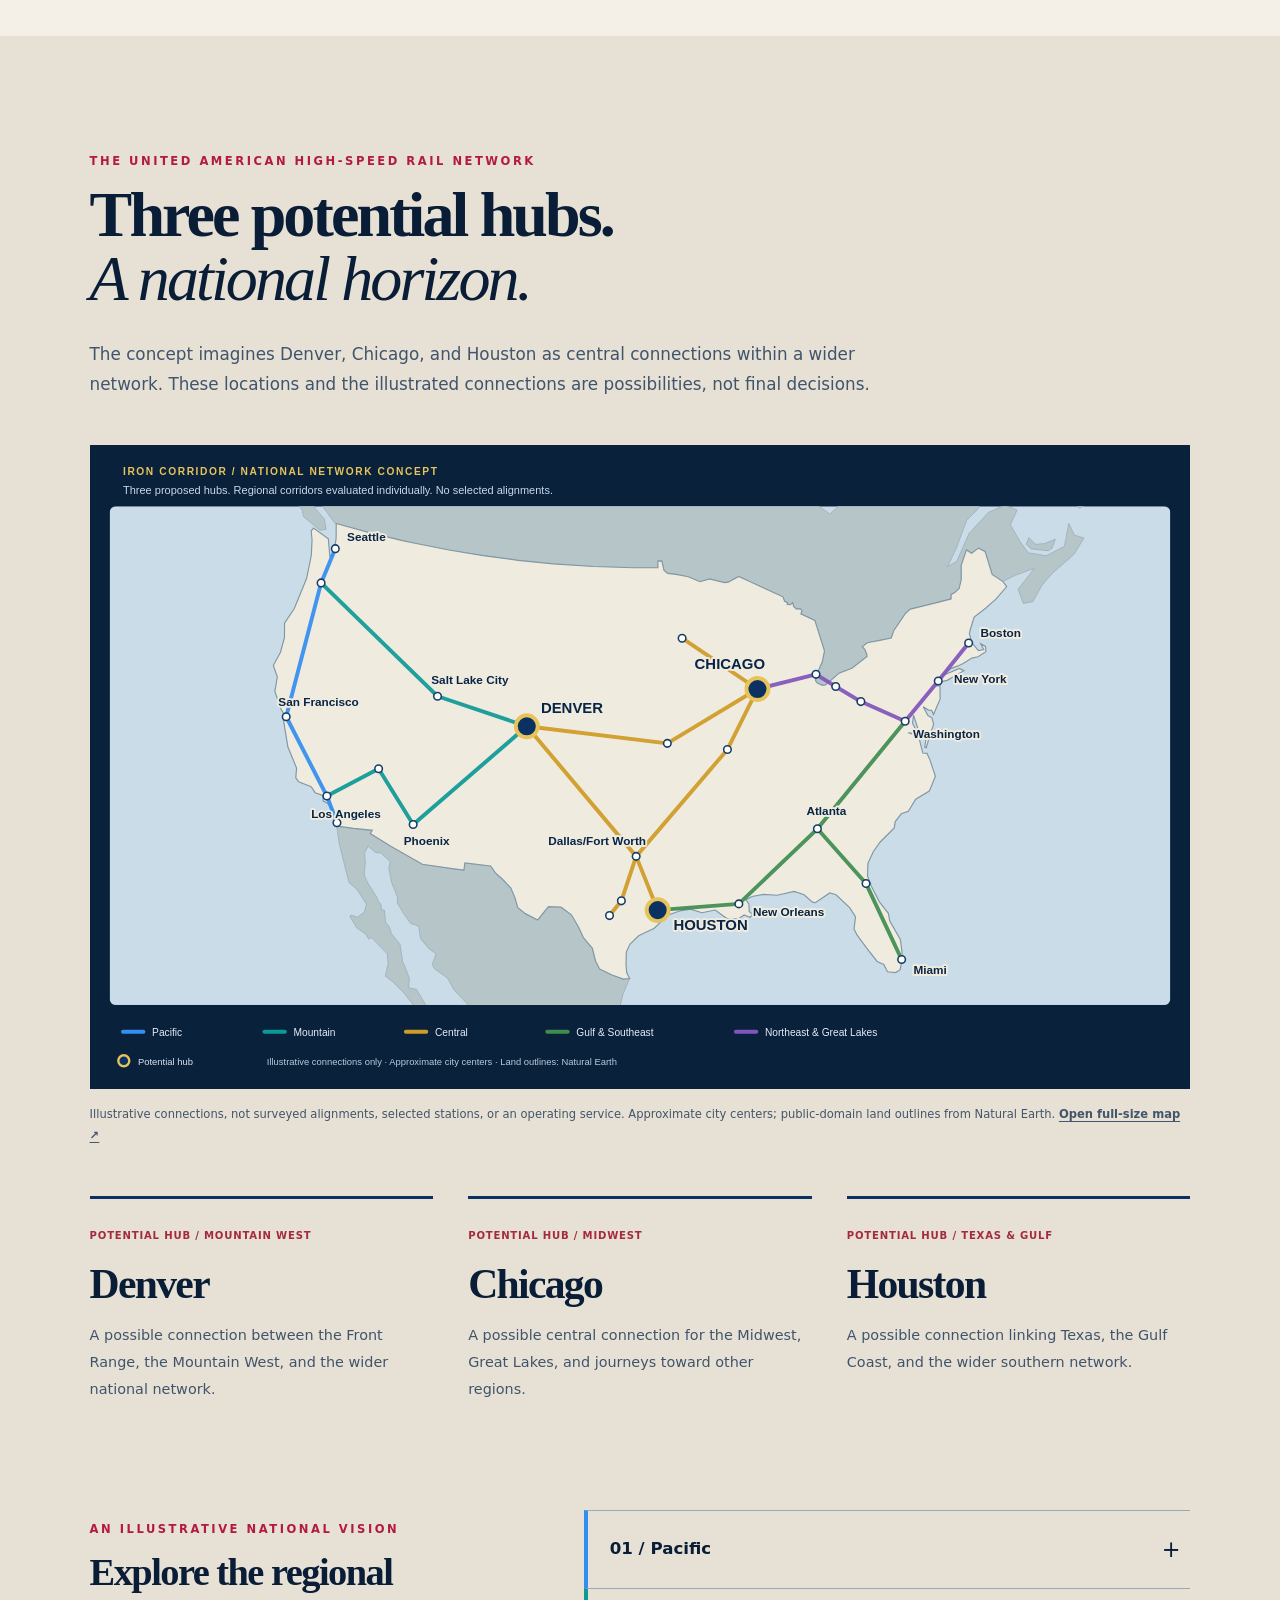
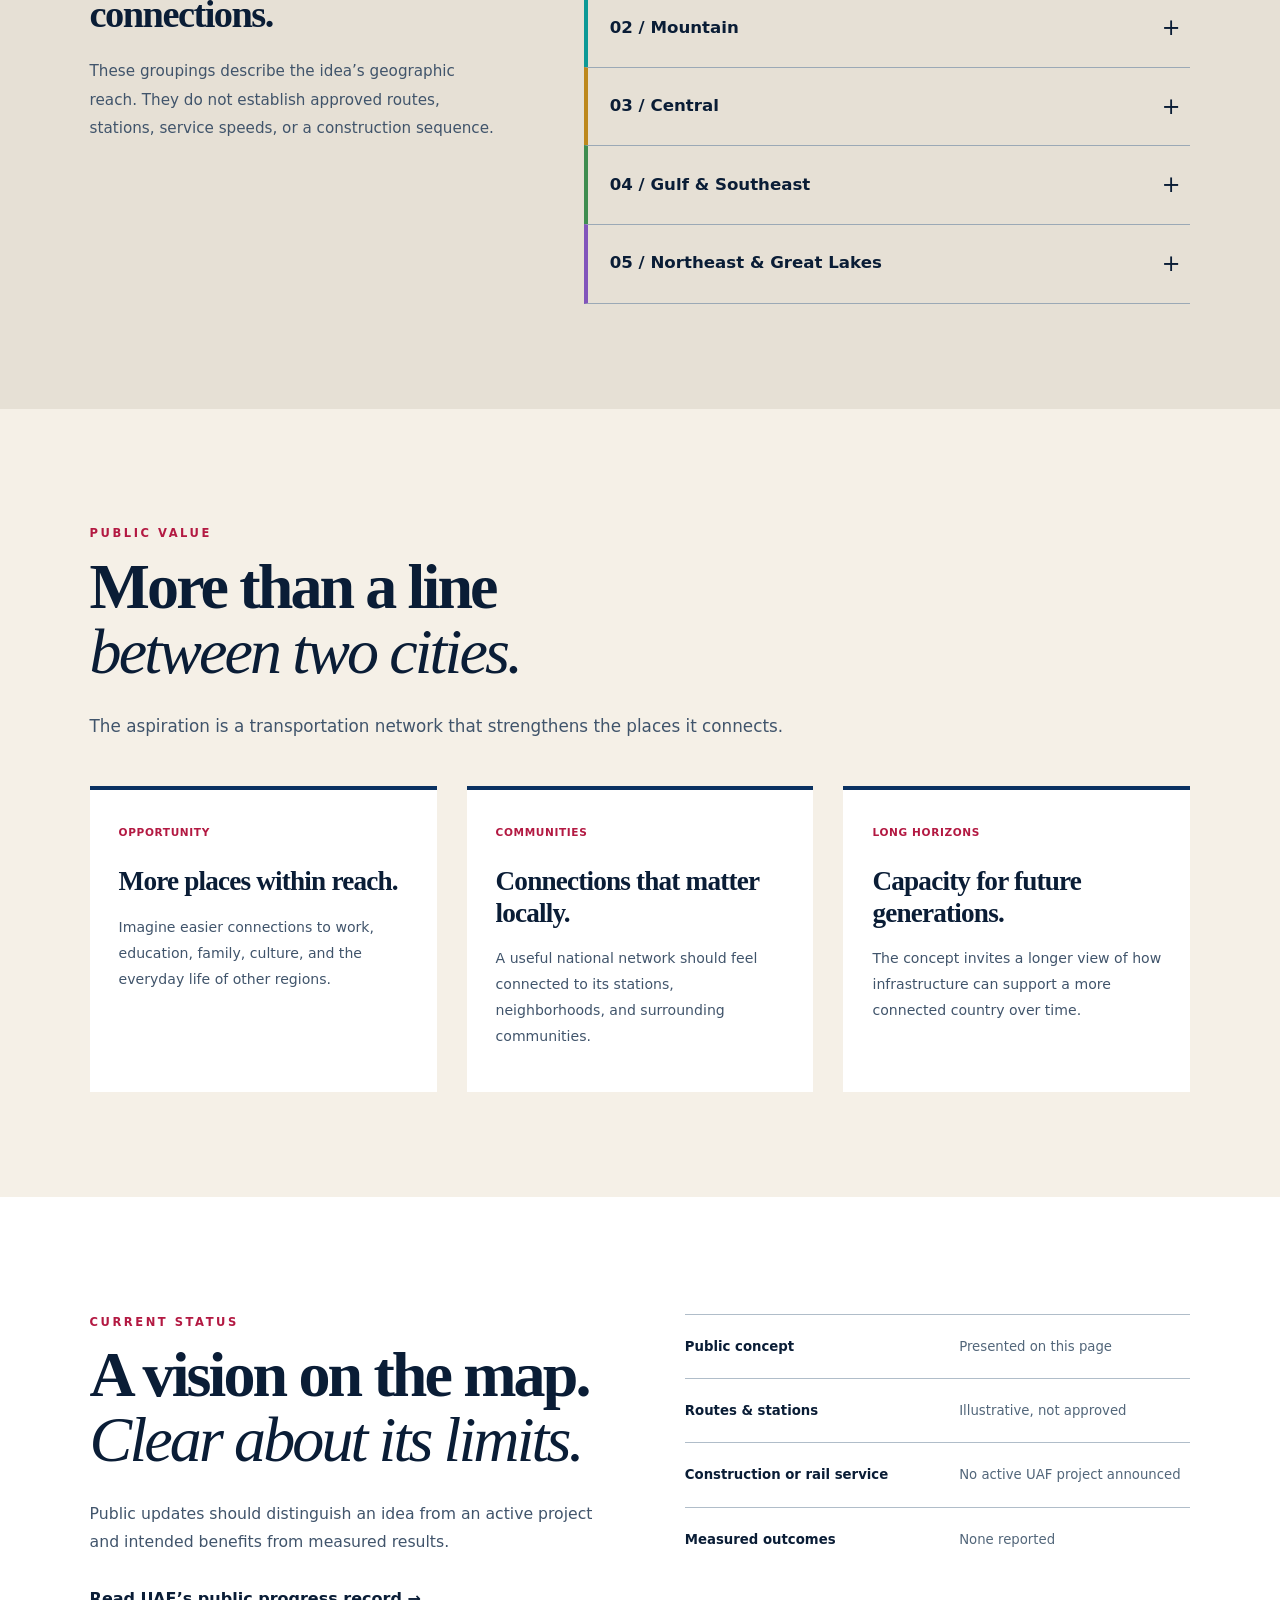
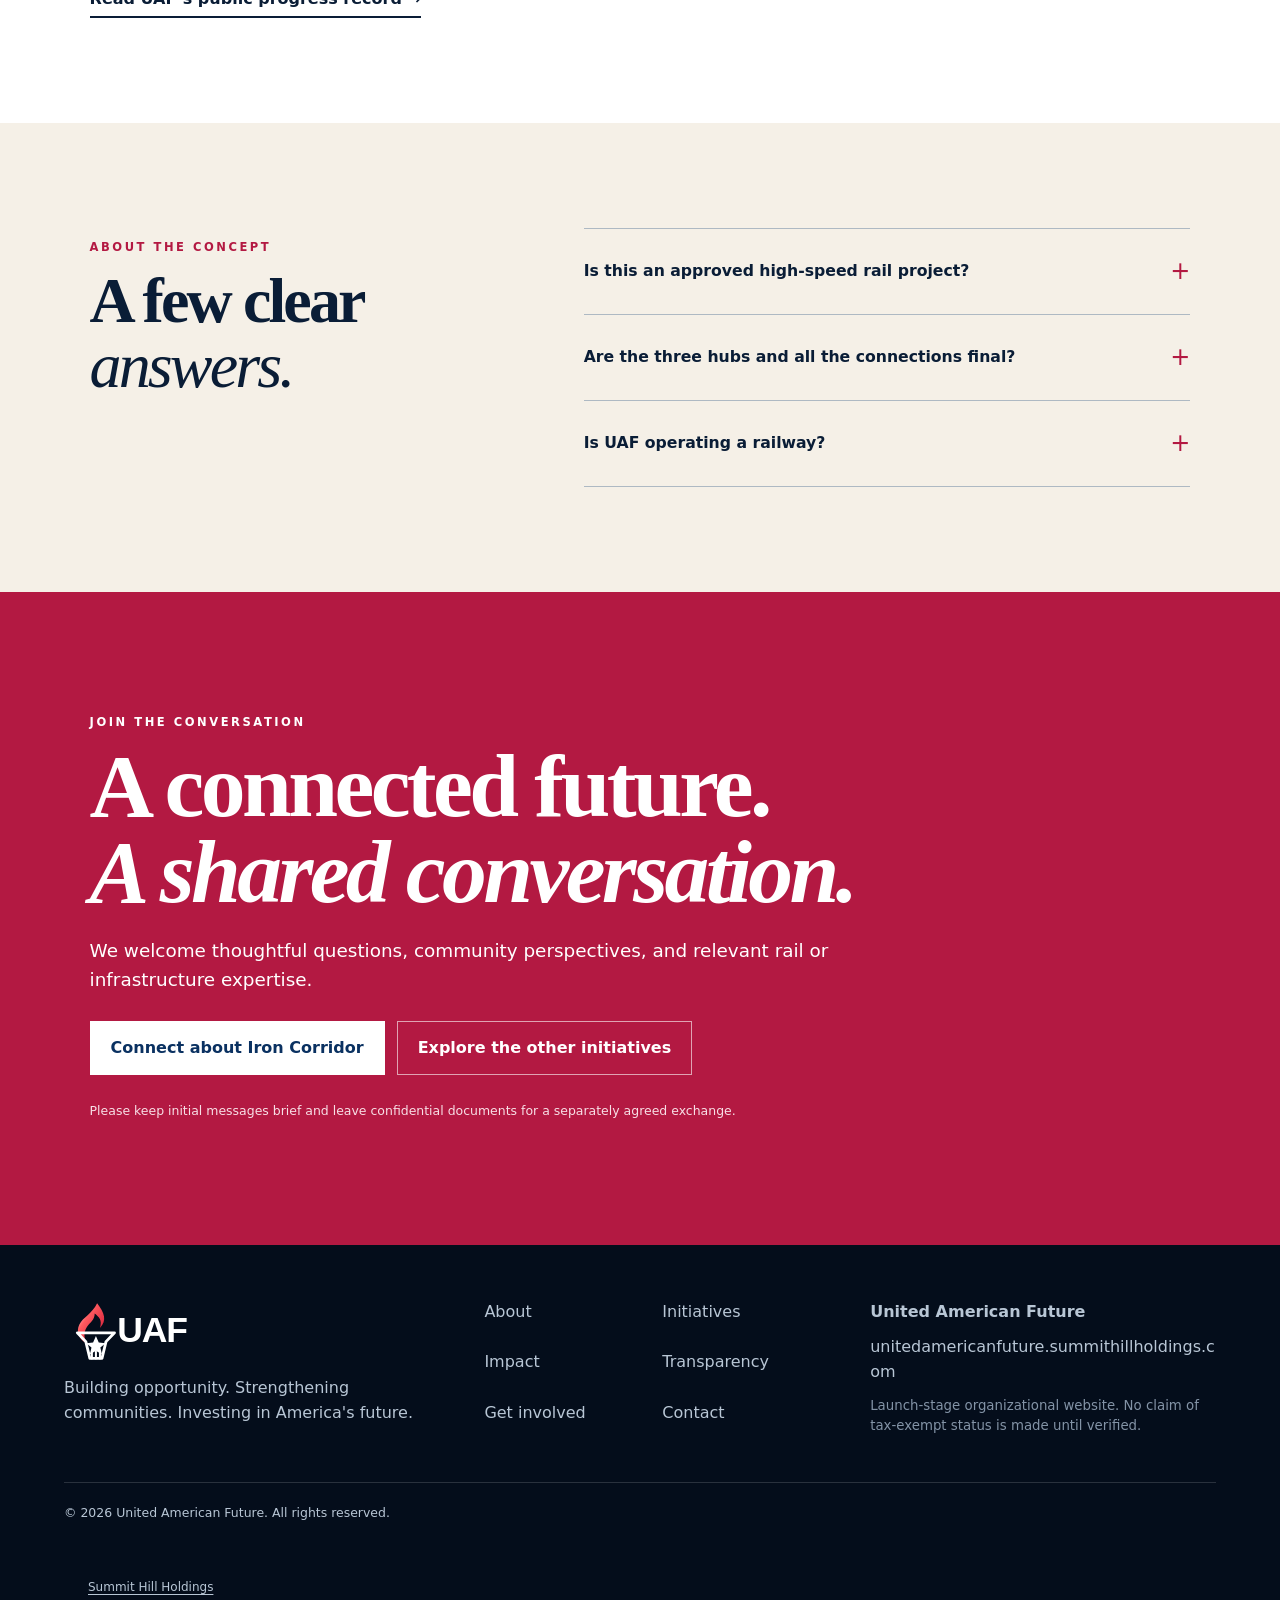
<file: initiatives/iron-corridor/index.html>
<!doctype html>
<html lang="en"><head><meta charset="utf-8"><meta name="viewport" content="width=device-width,initial-scale=1"><meta name="color-scheme" content="light"><title>Iron Corridor Initiative | United American Future</title><meta name="description" content="A concept-stage vision for a more connected America through the proposed United American High-Speed Rail Network."><link rel="canonical" href="https://unitedamericanfuture.summithillholdings.com/initiatives/iron-corridor"><meta property="og:type" content="website"><meta property="og:site_name" content="United American Future"><meta property="og:title" content="The Iron Corridor Initiative"><meta property="og:description" content="A concept-stage vision for a more connected America through the proposed United American High-Speed Rail Network."><meta property="og:url" content="https://unitedamericanfuture.summithillholdings.com/initiatives/iron-corridor"><meta property="og:image" content="https://unitedamericanfuture.summithillholdings.com/assets/rail/rail-vision-1800.webp"><link rel="icon" href="/assets/favicon.svg" type="image/svg+xml"><link rel="stylesheet" href="/site.css"><link rel="stylesheet" href="/rail.css"><script type="application/ld+json">{"@context": "https://schema.org", "@type": "WebPage", "name": "The Iron Corridor Initiative", "url": "https://unitedamericanfuture.summithillholdings.com/initiatives/iron-corridor", "description": "A concept-stage vision for a more connected America through the proposed United American High-Speed Rail Network.", "publisher": {"@type": "Organization", "name": "United American Future", "url": "https://unitedamericanfuture.summithillholdings.com/"}}</script><link rel="stylesheet" href="/concepts.css"></head>
<body class="uaf rail-page"><div class="flag-ribbon" aria-hidden="true"></div><a class="skip" href="#main">Skip to content</a>
  <header class="global-header">
    <a class="logo-link" href="/" aria-label="United American Future home"><img src="/assets/uaf-logo.svg" alt="United American Future"></a>
    <nav aria-label="Primary">
      <a href="/about">About</a>
      <a href="/initiatives" aria-current="page">Initiatives</a>
      <a href="/impact">Impact</a>
      <a href="/get-involved">Get Involved</a>
      <a class="donate" href="/donate">Donate</a>
    </nav>
    <button class="menu" aria-label="Open navigation" aria-expanded="false">☰</button>
  </header>
<main id="main"><section class="page-hero rail-hero" aria-labelledby="rail-title"><picture class="rail-hero-media"><source media="(max-width:650px)" srcset="/assets/rail/rail-vision-1000.webp"><img src="/assets/rail/rail-vision-1800.webp" width="1800" height="1013" fetchpriority="high" alt="Supplied illustration of an electric passenger train on an elevated railway in desert terrain"></picture><div class="rail-hero-overlay" aria-hidden="true"></div><div class="hero-copy"><a class="rail-back" href="/initiatives#iron-corridor">← All national capacity initiatives</a><p class="kicker">NC–01 / Concept development</p><h1 id="rail-title">The Iron<br><em>Corridor Initiative.</em></h1><p class="rail-hero-subtitle">A connected America. One corridor at a time.</p><p>Developing the <strong>United American High-Speed Rail Network</strong>: a proposed framework for regional passenger rail that could connect over time through coordinated hubs, stations, and services.</p><div class="hero-actions"><a class="button red" href="#network">Explore the network concept</a><a class="button outline" href="/contact#iron-corridor">Connect with UAF</a></div></div><p class="rail-image-note">Illustrative visual supplied for the concept. Not UAF infrastructure or an announced partner project.</p></section>
 <nav class="rail-nav" aria-label="Iron Corridor page"><a href="#vision">The purpose</a><a href="#network">The network</a><a href="#public-value">Public value</a><a href="#status">Current status</a><a href="#participate">Get involved</a></nav>
 <section class="rail-status" aria-label="Program status"><div><span>Current stage</span><strong>Concept development</strong></div><div><span>Public focus</span><strong>A more connected America</strong></div><div><span>Map & imagery</span><strong>Illustrative concepts</strong></div></section>
 <section class="rail-section rail-intro" id="vision" aria-labelledby="vision-title"><div><p class="eyebrow">The purpose</p><h2 id="vision-title">Bring places closer.<br><em>Open more possibilities.</em></h2></div><div><p class="rail-lede">The United American High-Speed Rail Network is a long-horizon vision for connecting major American population centers through regional passenger rail.</p><p>The idea brings intercity journeys, regional connections, and the everyday experience of reaching a station into one picture. Its value would lie in what a more connected country makes possible for people and communities.</p><p>Iron Corridor is an initiative within United American Future. This page presents its public concept, not an approved infrastructure project.</p></div></section>
 <section class="rail-section rail-network" id="network" aria-labelledby="network-title"><div class="rail-heading"><p class="eyebrow">The United American High-Speed Rail Network</p><h2 id="network-title">Three potential hubs.<br><em>A national horizon.</em></h2><p>The concept imagines Denver, Chicago, and Houston as central connections within a wider network. These locations and the illustrated connections are possibilities, not final decisions.</p></div><figure class="rail-map"><a href="/assets/rail/network-concept.svg" target="_blank" rel="noopener" aria-label="Open the full-size national rail concept map"><img src="/assets/rail/network-concept.svg" width="1400" height="820" loading="lazy" decoding="async" alt="Concept map with Denver, Chicago and Houston as potential hubs and five candidate corridor families across the continental United States. Dallas/Fort Worth is in Texas."></a><figcaption>Illustrative connections, not surveyed alignments, selected stations, or an operating service. Approximate city centers; public-domain land outlines from Natural Earth. <a href="/assets/rail/network-concept.svg" target="_blank" rel="noopener">Open full-size map ↗</a></figcaption></figure>
 <div class="rail-hubs"><article><span>Potential hub / Mountain West</span><h3>Denver</h3><p>A possible connection between the Front Range, the Mountain West, and the wider national network.</p></article><article><span>Potential hub / Midwest</span><h3>Chicago</h3><p>A possible central connection for the Midwest, Great Lakes, and journeys toward other regions.</p></article><article><span>Potential hub / Texas &amp; Gulf</span><h3>Houston</h3><p>A possible connection linking Texas, the Gulf Coast, and the wider southern network.</p></article></div>
 <div class="rail-families"><div><p class="eyebrow">An illustrative national vision</p><h3>Explore the regional connections.</h3><p>These groupings describe the idea’s geographic reach. They do not establish approved routes, stations, service speeds, or a construction sequence.</p></div><div class="rail-family-list"><details class="rail-family pacific" id="family-pacific"><summary><span>01 / Pacific</span><b aria-hidden="true">+</b></summary><p>A West Coast vision connecting major population centers from the Pacific Northwest toward Southern California.</p></details><details class="rail-family mountain" id="family-mountain"><summary><span>02 / Mountain</span><b aria-hidden="true">+</b></summary><p>A Mountain West vision linking the Front Range with other major regional centers.</p></details><details class="rail-family central" id="family-central"><summary><span>03 / Central</span><b aria-hidden="true">+</b></summary><p>A central network connecting the Midwest, Great Plains, and Texas.</p></details><details class="rail-family gulf" id="family-gulf"><summary><span>04 / Gulf &amp; Southeast</span><b aria-hidden="true">+</b></summary><p>A southern vision connecting Gulf Coast and southeastern population centers.</p></details><details class="rail-family northeast" id="family-northeast"><summary><span>05 / Northeast &amp; Great Lakes</span><b aria-hidden="true">+</b></summary><p>Connections among Great Lakes cities, the Mid-Atlantic, and the Northeast.</p></details></div></div></section>
 <section class="rail-section" id="public-value"><div class="rail-heading"><p class="eyebrow">Public value</p><h2>More than a line<br><em>between two cities.</em></h2><p>The aspiration is a transportation network that strengthens the places it connects.</p></div><div class="rail-role-grid"><article><span>Opportunity</span><h3>More places within reach.</h3><p>Imagine easier connections to work, education, family, culture, and the everyday life of other regions.</p></article><article><span>Communities</span><h3>Connections that matter locally.</h3><p>A useful national network should feel connected to its stations, neighborhoods, and surrounding communities.</p></article><article><span>Long horizons</span><h3>Capacity for future generations.</h3><p>The concept invites a longer view of how infrastructure can support a more connected country over time.</p></article></div></section>
 <section class="rail-section rail-evidence" id="status" aria-labelledby="evidence-title"><div><p class="eyebrow">Current status</p><h2 id="evidence-title">A vision on the map.<br><em>Clear about its limits.</em></h2><p>Public updates should distinguish an idea from an active project and intended benefits from measured results.</p><a class="text-link" href="/impact">Read UAF’s public progress record →</a></div><dl><div><dt>Public concept</dt><dd>Presented on this page</dd></div><div><dt>Routes & stations</dt><dd>Illustrative, not approved</dd></div><div><dt>Construction or rail service</dt><dd>No active UAF project announced</dd></div><div><dt>Measured outcomes</dt><dd>None reported</dd></div></dl></section>
 <section class="rail-section rail-questions"><div><p class="eyebrow">About the concept</p><h2>A few clear<br><em>answers.</em></h2></div><div><details><summary>Is this an approved high-speed rail project?<span aria-hidden="true">+</span></summary><p>No. It is a UAF concept. The map does not establish land rights, approved routes, station sites, or permission to build.</p></details><details><summary>Are the three hubs and all the connections final?<span aria-hidden="true">+</span></summary><p>No. They illustrate the national vision. No final network, service technology, speed, or construction schedule is announced.</p></details><details><summary>Is UAF operating a railway?<span aria-hidden="true">+</span></summary><p>No. Iron Corridor is a concept-stage initiative, not an operating railway or a ticketed passenger service.</p></details></div></section>
 <section class="cta-band rail-participate" id="participate" aria-labelledby="participate-title"><p class="eyebrow">Join the conversation</p><h2 id="participate-title">A connected future.<br><em>A shared conversation.</em></h2><p>We welcome thoughtful questions, community perspectives, and relevant rail or infrastructure expertise.</p><div class="hero-actions"><a class="button white" href="/contact#iron-corridor">Connect about Iron Corridor</a><a class="button ghost" href="/initiatives#national-capacity">Explore the other initiatives</a></div><p class="rail-small-note">Please keep initial messages brief and leave confidential documents for a separately agreed exchange.</p></section></main>
  <footer class="global-footer">
    <div class="footer-brand"><img src="/assets/uaf-logo.svg" alt=""><p>Building opportunity. Strengthening communities. Investing in America's future.</p></div>
    <nav aria-label="Footer"><a href="/about">About</a><a href="/initiatives">Initiatives</a><a href="/impact">Impact</a><a href="/transparency">Transparency</a><a href="/get-involved">Get involved</a><a href="/contact">Contact</a></nav>
    <div class="footer-note"><b>United American Future</b><span>unitedamericanfuture.summithillholdings.com</span><small>Launch-stage organizational website. No claim of tax-exempt status is made until verified.</small></div>
    <p class="copyright">© 2026 United American Future. All rights reserved.</p>
    
  <p class="holding-company-link" style="margin:0;padding:16px 24px;font-size:12px;line-height:1.6"><a href="https://summithillholdings.com/" style="color:inherit;text-decoration:underline;text-underline-offset:3px">Summit Hill Holdings</a></p></footer>
<script src="/site.js" defer></script></body></html>
</file>
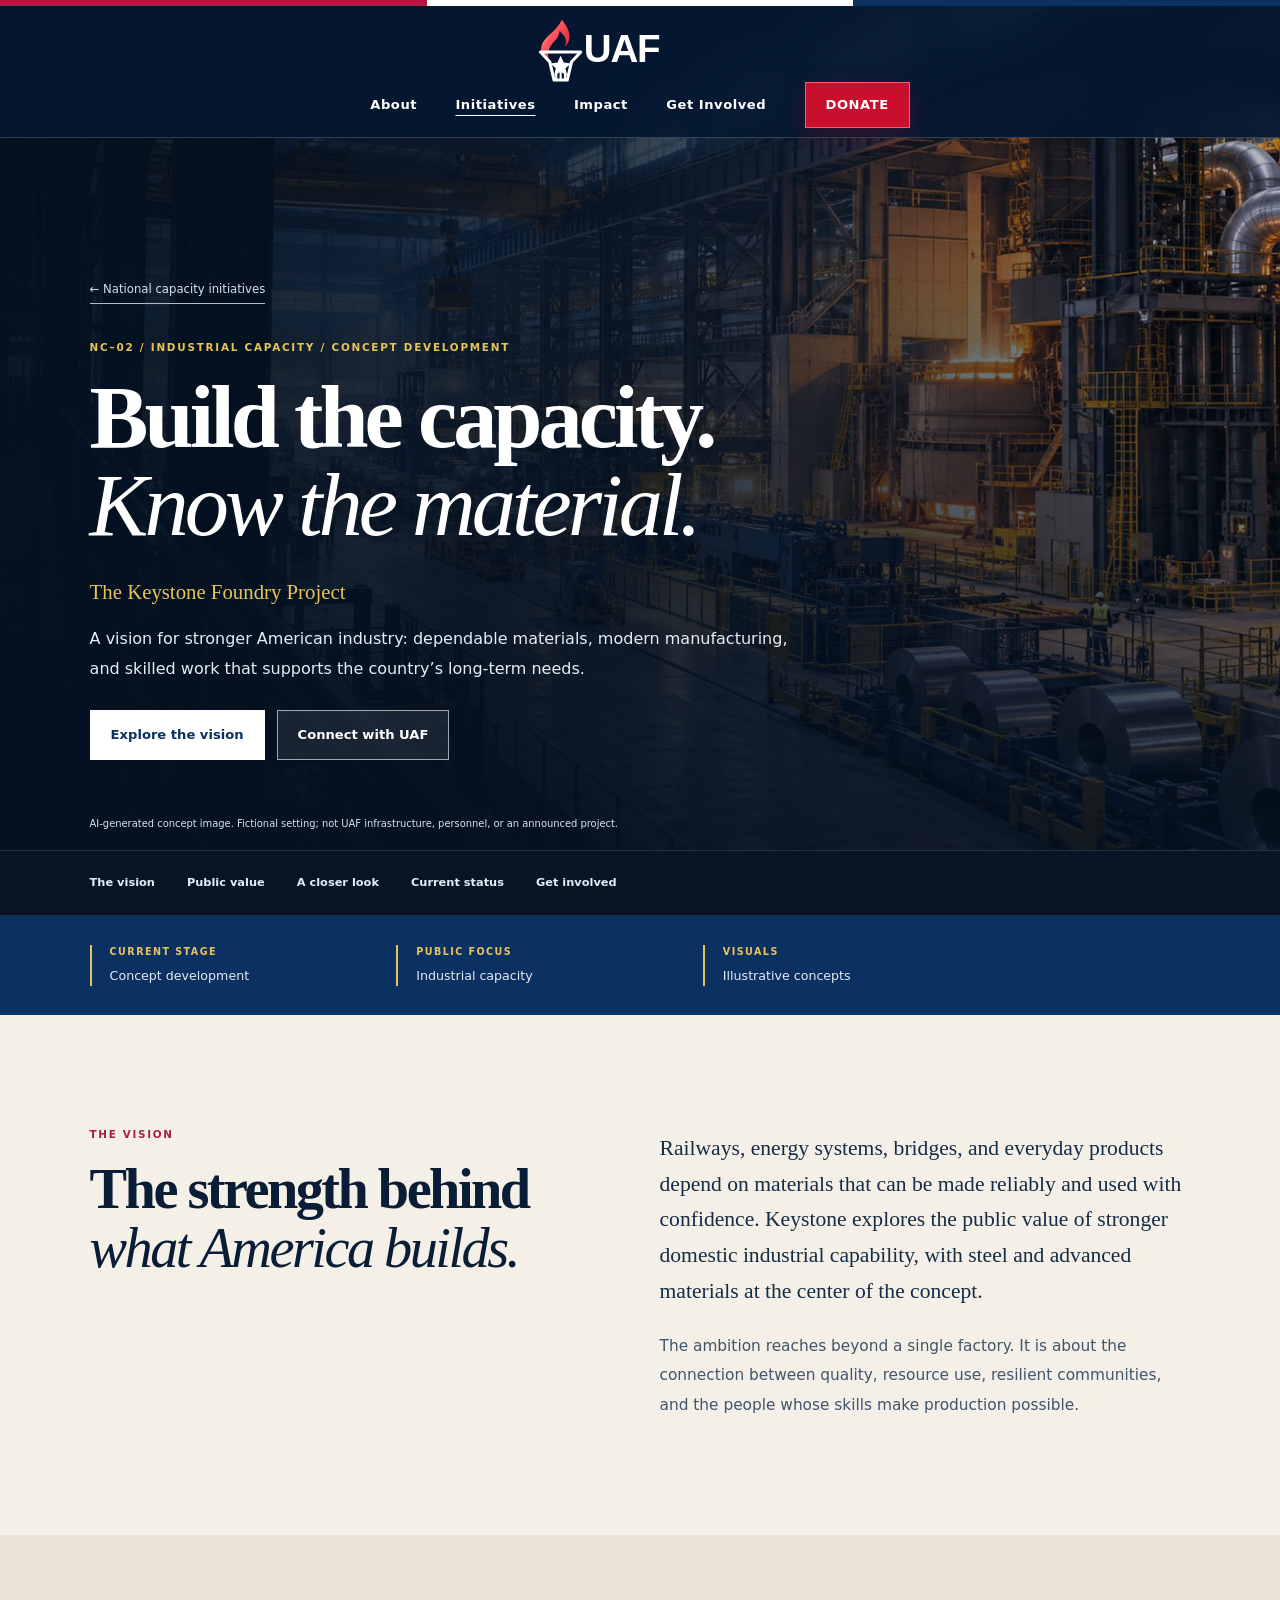
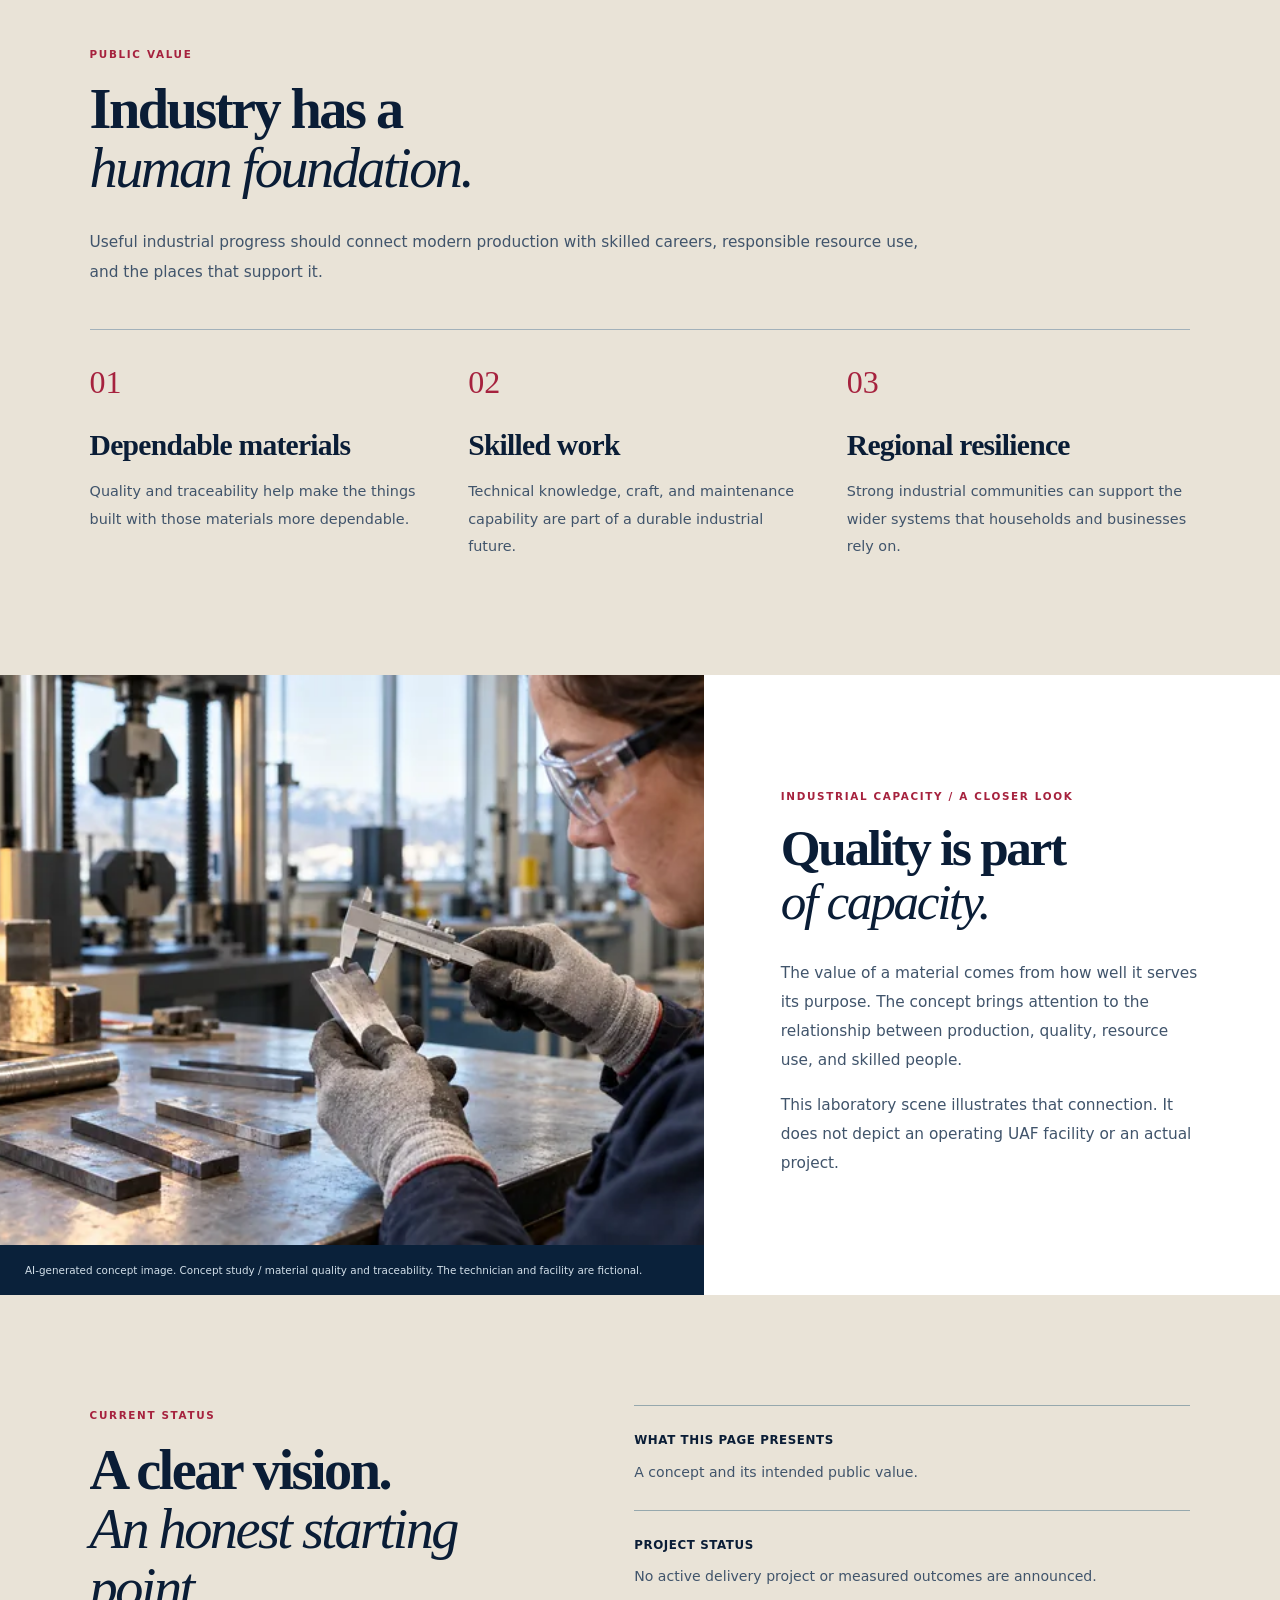
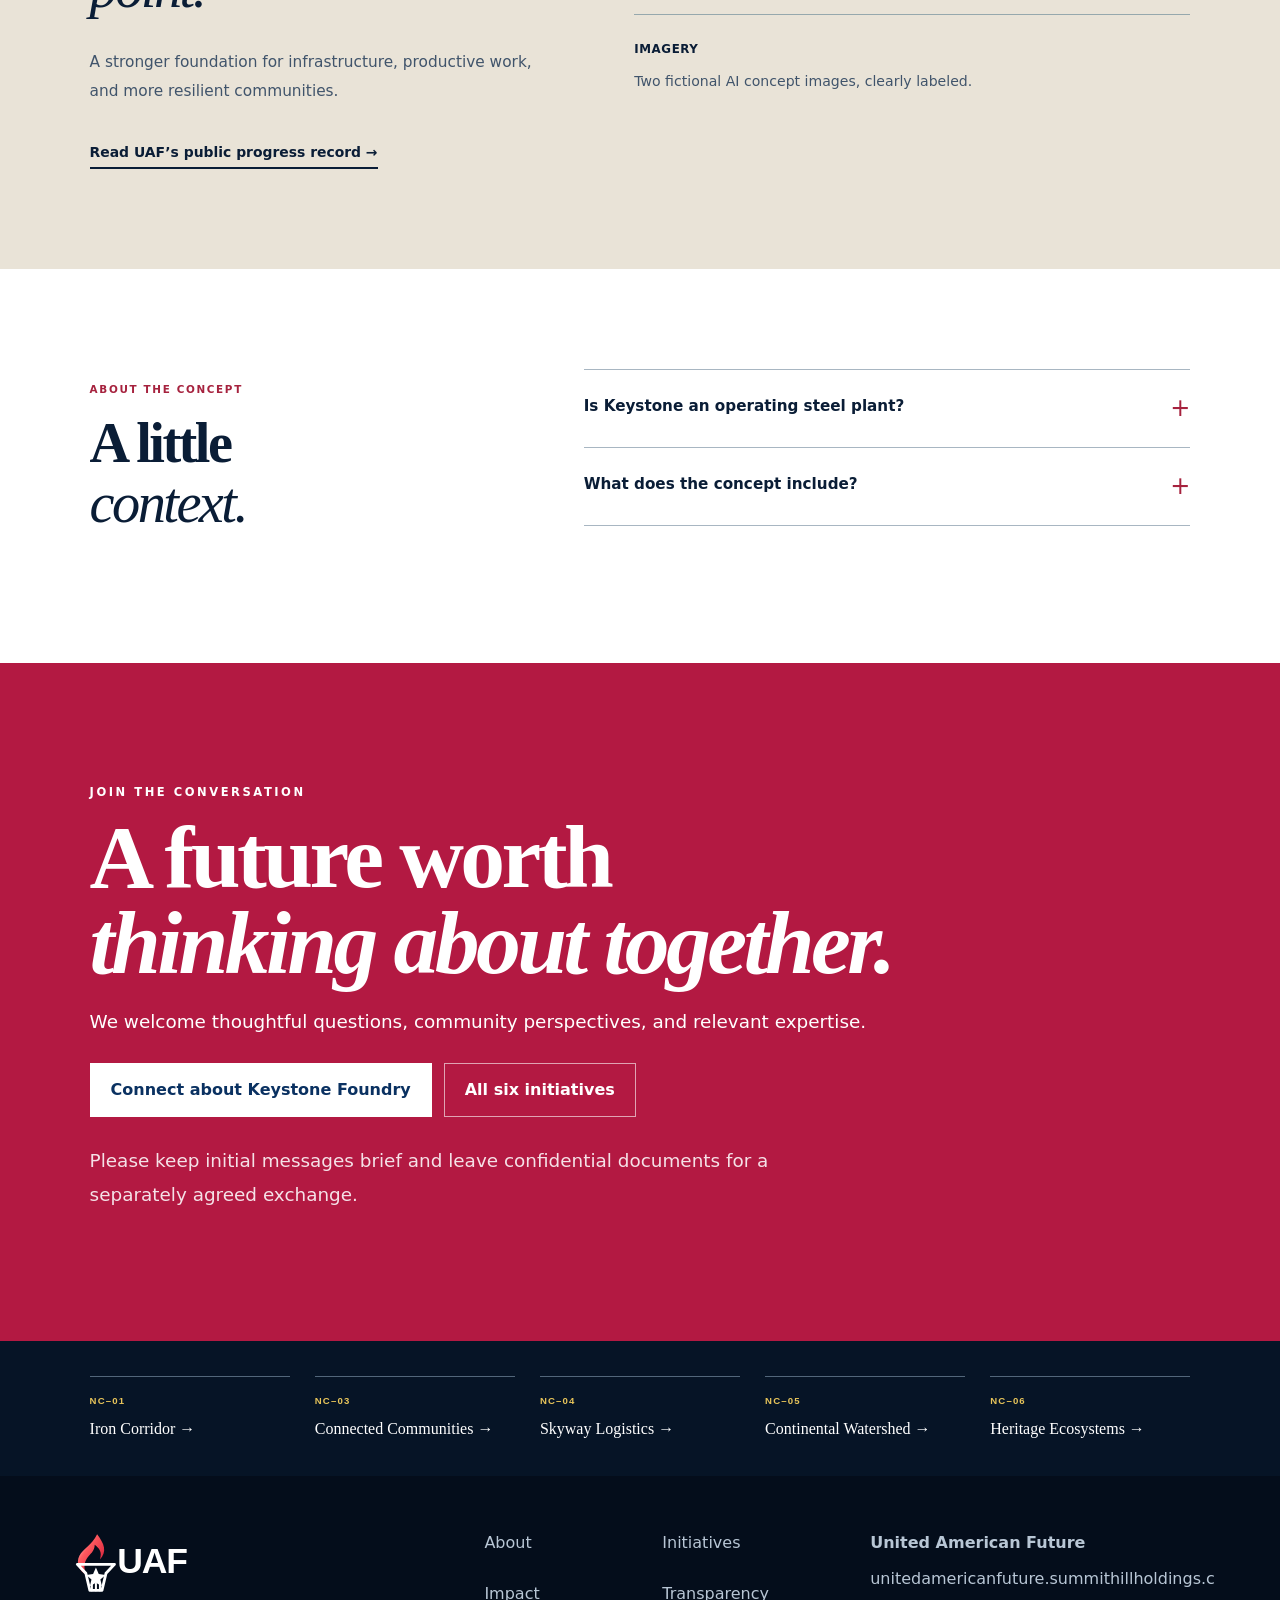
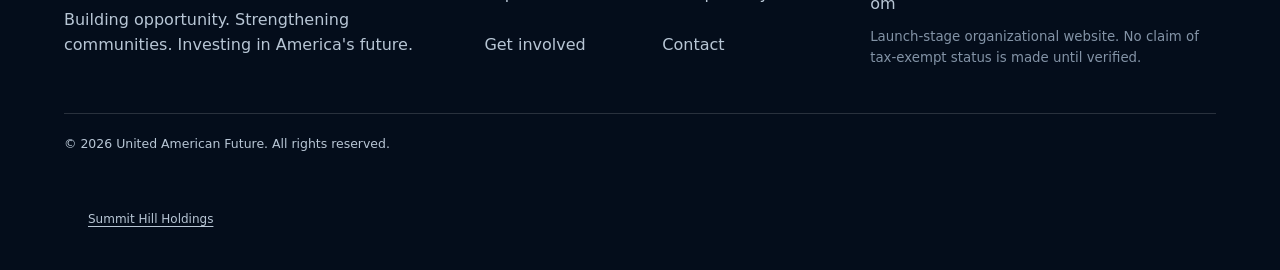
<file: initiatives/keystone-foundry/index.html>
<!doctype html><html lang="en"><head><meta charset="utf-8"><meta name="viewport" content="width=device-width,initial-scale=1"><meta name="color-scheme" content="light"><title>Keystone Foundry | United American Future</title><meta name="description" content="Domestic materials, industrial resilience, and skilled work for the systems America depends on. A concept-stage initiative from United American Future."><link rel="canonical" href="https://unitedamericanfuture.summithillholdings.com/initiatives/keystone-foundry"><meta property="og:type" content="website"><meta property="og:site_name" content="United American Future"><meta property="og:title" content="The Keystone Foundry Project"><meta property="og:description" content="Domestic materials, industrial resilience, and skilled work for the systems America depends on. A concept-stage initiative from United American Future."><meta property="og:url" content="https://unitedamericanfuture.summithillholdings.com/initiatives/keystone-foundry"><meta property="og:image" content="https://unitedamericanfuture.summithillholdings.com/assets/initiatives/keystone-foundry/hero-1600.webp"><meta property="og:image:alt" content="AI concept of a modern steelworks interior with controlled furnace activity and overhead handling structures"><meta name="twitter:card" content="summary_large_image"><link rel="icon" href="/assets/favicon.svg" type="image/svg+xml"><link rel="stylesheet" href="/site.css"><link rel="stylesheet" href="/rail.css"><link rel="stylesheet" href="/initiatives.css"><script type="application/ld+json">{"@context": "https://schema.org", "@type": "WebPage", "name": "The Keystone Foundry Project", "url": "https://unitedamericanfuture.summithillholdings.com/initiatives/keystone-foundry", "description": "Domestic materials, industrial resilience, and skilled work for the systems America depends on. A concept-stage initiative from United American Future.", "publisher": {"@type": "Organization", "name": "United American Future", "url": "https://unitedamericanfuture.summithillholdings.com"}}</script><link rel="stylesheet" href="/concepts.css"></head><body class="uaf program-page keystone-page"><div class="flag-ribbon" aria-hidden="true"></div><a class="skip" href="#main">Skip to content</a><header class="global-header">
    <a class="logo-link" href="/" aria-label="United American Future home"><img src="/assets/uaf-logo.svg" alt="United American Future"></a>
    <nav aria-label="Primary">
      <a href="/about">About</a>
      <a href="/initiatives" aria-current="page">Initiatives</a>
      <a href="/impact">Impact</a>
      <a href="/get-involved">Get Involved</a>
      <a class="donate" href="/donate">Donate</a>
    </nav>
    <button class="menu" aria-label="Open navigation" aria-expanded="false">☰</button>
  </header><main id="main">
 <section class="page-hero program-hero" aria-labelledby="program-title"><div class="program-hero-media"><img src="/assets/initiatives/keystone-foundry/hero-1600.webp" srcset="/assets/initiatives/keystone-foundry/hero-640.webp 640w, /assets/initiatives/keystone-foundry/hero-960.webp 960w, /assets/initiatives/keystone-foundry/hero-1600.webp 1600w" sizes="100vw" width="1600" height="900" alt="AI concept of a modern steelworks interior with controlled furnace activity and overhead handling structures" fetchpriority="high" decoding="async"></div><div class="program-hero-shade" aria-hidden="true"></div><div class="hero-copy"><a class="program-back" href="/initiatives#keystone-foundry">← National capacity initiatives</a><p class="kicker">NC–02 / Industrial capacity / Concept development</p><h1 id="program-title">Build the capacity.<br><em>Know the material.</em></h1><p class="program-official-name">The Keystone Foundry Project</p><p>A vision for stronger American industry: dependable materials, modern manufacturing, and skilled work that supports the country’s long-term needs.</p><div class="hero-actions"><a class="button white" href="#approach">Explore the vision</a><a class="button outline" href="/contact#keystone-foundry">Connect with UAF</a></div></div><p class="program-image-note">AI-generated concept image. Fictional setting; not UAF infrastructure, personnel, or an announced project.</p></section>
 <nav class="program-nav" aria-label="On this initiative"><a href="#approach">The vision</a><a href="#purpose">Public value</a><a href="#field">A closer look</a><a href="#evidence">Current status</a><a href="#participate">Get involved</a></nav>
 <div class="program-status"><span><b>Current stage</b> Concept development</span><span><b>Public focus</b> Industrial capacity</span><span><b>Visuals</b> Illustrative concepts</span></div>
 <section class="program-section program-opening" id="approach"><div><p class="eyebrow">The vision</p><h2>The strength behind<br><em>what America builds.</em></h2></div><div><p class="program-lead">Railways, energy systems, bridges, and everyday products depend on materials that can be made reliably and used with confidence. Keystone explores the public value of stronger domestic industrial capability, with steel and advanced materials at the center of the concept.</p><p>The ambition reaches beyond a single factory. It is about the connection between quality, resource use, resilient communities, and the people whose skills make production possible.</p></div></section>
 <section class="program-section concept-value concept-value-keystone" id="purpose"><div class="program-heading"><p class="eyebrow">Public value</p><h2>Industry has a<br><em>human foundation.</em></h2><p>Useful industrial progress should connect modern production with skilled careers, responsible resource use, and the places that support it.</p></div><div class="concept-value-grid"><article><span>01</span><h3>Dependable materials</h3><p>Quality and traceability help make the things built with those materials more dependable.</p></article><article><span>02</span><h3>Skilled work</h3><p>Technical knowledge, craft, and maintenance capability are part of a durable industrial future.</p></article><article><span>03</span><h3>Regional resilience</h3><p>Strong industrial communities can support the wider systems that households and businesses rely on.</p></article></div></section>
 <section class="program-photo-story" id="field"><figure><img src="/assets/initiatives/keystone-foundry/detail-1600.webp" srcset="/assets/initiatives/keystone-foundry/detail-640.webp 640w, /assets/initiatives/keystone-foundry/detail-960.webp 960w, /assets/initiatives/keystone-foundry/detail-1600.webp 1536w" sizes="(max-width:900px) 88vw, 48vw" width="1536" height="1024" alt="AI concept of an anonymous technician examining a steel sample with a caliper in an industrial laboratory" loading="lazy" decoding="async"><figcaption>AI-generated concept image. Concept study / material quality and traceability. The technician and facility are fictional.</figcaption></figure><div><p class="eyebrow">Industrial capacity / A closer look</p><h2>Quality is part<br><em>of capacity.</em></h2><p>The value of a material comes from how well it serves its purpose. The concept brings attention to the relationship between production, quality, resource use, and skilled people.</p><p>This laboratory scene illustrates that connection. It does not depict an operating UAF facility or an actual project.</p></div></section>
 <section class="program-section program-evidence" id="evidence"><div><p class="eyebrow">Current status</p><h2>A clear vision.<br><em>An honest starting point.</em></h2><p>A stronger foundation for infrastructure, productive work, and more resilient communities.</p><a class="text-link" href="/impact">Read UAF’s public progress record →</a></div><dl><div><dt>What this page presents</dt><dd>A concept and its intended public value.</dd></div><div><dt>Project status</dt><dd>No active delivery project or measured outcomes are announced.</dd></div><div><dt>Imagery</dt><dd>Two fictional AI concept images, clearly labeled.</dd></div></dl></section>
 <section class="program-section program-questions"><div><p class="eyebrow">About the concept</p><h2>A little<br><em>context.</em></h2></div><div><details><summary>Is Keystone an operating steel plant?<span aria-hidden="true">+</span></summary><p>No. It is a UAF industrial-capacity concept. No facility acquisition, plant operation, or active industrial project is announced.</p></details><details><summary>What does the concept include?<span aria-hidden="true">+</span></summary><p>Its public focus is domestic materials, modern manufacturing, skilled work, and responsible industrial development. The imagery presents a possible future, rather than a specific facility design.</p></details></div></section>
 <section class="cta-band program-participate" id="participate"><p class="eyebrow">Join the conversation</p><h2>A future worth<br><em>thinking about together.</em></h2><p>We welcome thoughtful questions, community perspectives, and relevant expertise.</p><div><a class="button white" href="/contact#keystone-foundry">Connect about Keystone Foundry</a><a class="button ghost" href="/initiatives#national-capacity">All six initiatives</a></div><p class="program-small">Please keep initial messages brief and leave confidential documents for a separately agreed exchange.</p></section>
 <nav class="program-related" aria-label="Other national capacity initiatives"><a href="/initiatives/iron-corridor"><span>NC–01</span>Iron Corridor →</a><a href="/initiatives/connected-communities"><span>NC–03</span>Connected Communities →</a><a href="/initiatives/skyway"><span>NC–04</span>Skyway Logistics →</a><a href="/initiatives/watershed"><span>NC–05</span>Continental Watershed →</a><a href="/initiatives/heritage-ecosystems"><span>NC–06</span>Heritage Ecosystems →</a></nav></main><footer class="global-footer">
    <div class="footer-brand"><img src="/assets/uaf-logo.svg" alt=""><p>Building opportunity. Strengthening communities. Investing in America's future.</p></div>
    <nav aria-label="Footer"><a href="/about">About</a><a href="/initiatives">Initiatives</a><a href="/impact">Impact</a><a href="/transparency">Transparency</a><a href="/get-involved">Get involved</a><a href="/contact">Contact</a></nav>
    <div class="footer-note"><b>United American Future</b><span>unitedamericanfuture.summithillholdings.com</span><small>Launch-stage organizational website. No claim of tax-exempt status is made until verified.</small></div>
    <p class="copyright">© 2026 United American Future. All rights reserved.</p>
    
  <p class="holding-company-link" style="margin:0;padding:16px 24px;font-size:12px;line-height:1.6"><a href="https://summithillholdings.com/" style="color:inherit;text-decoration:underline;text-underline-offset:3px">Summit Hill Holdings</a></p></footer><script src="/site.js" defer></script></body></html>
</file>
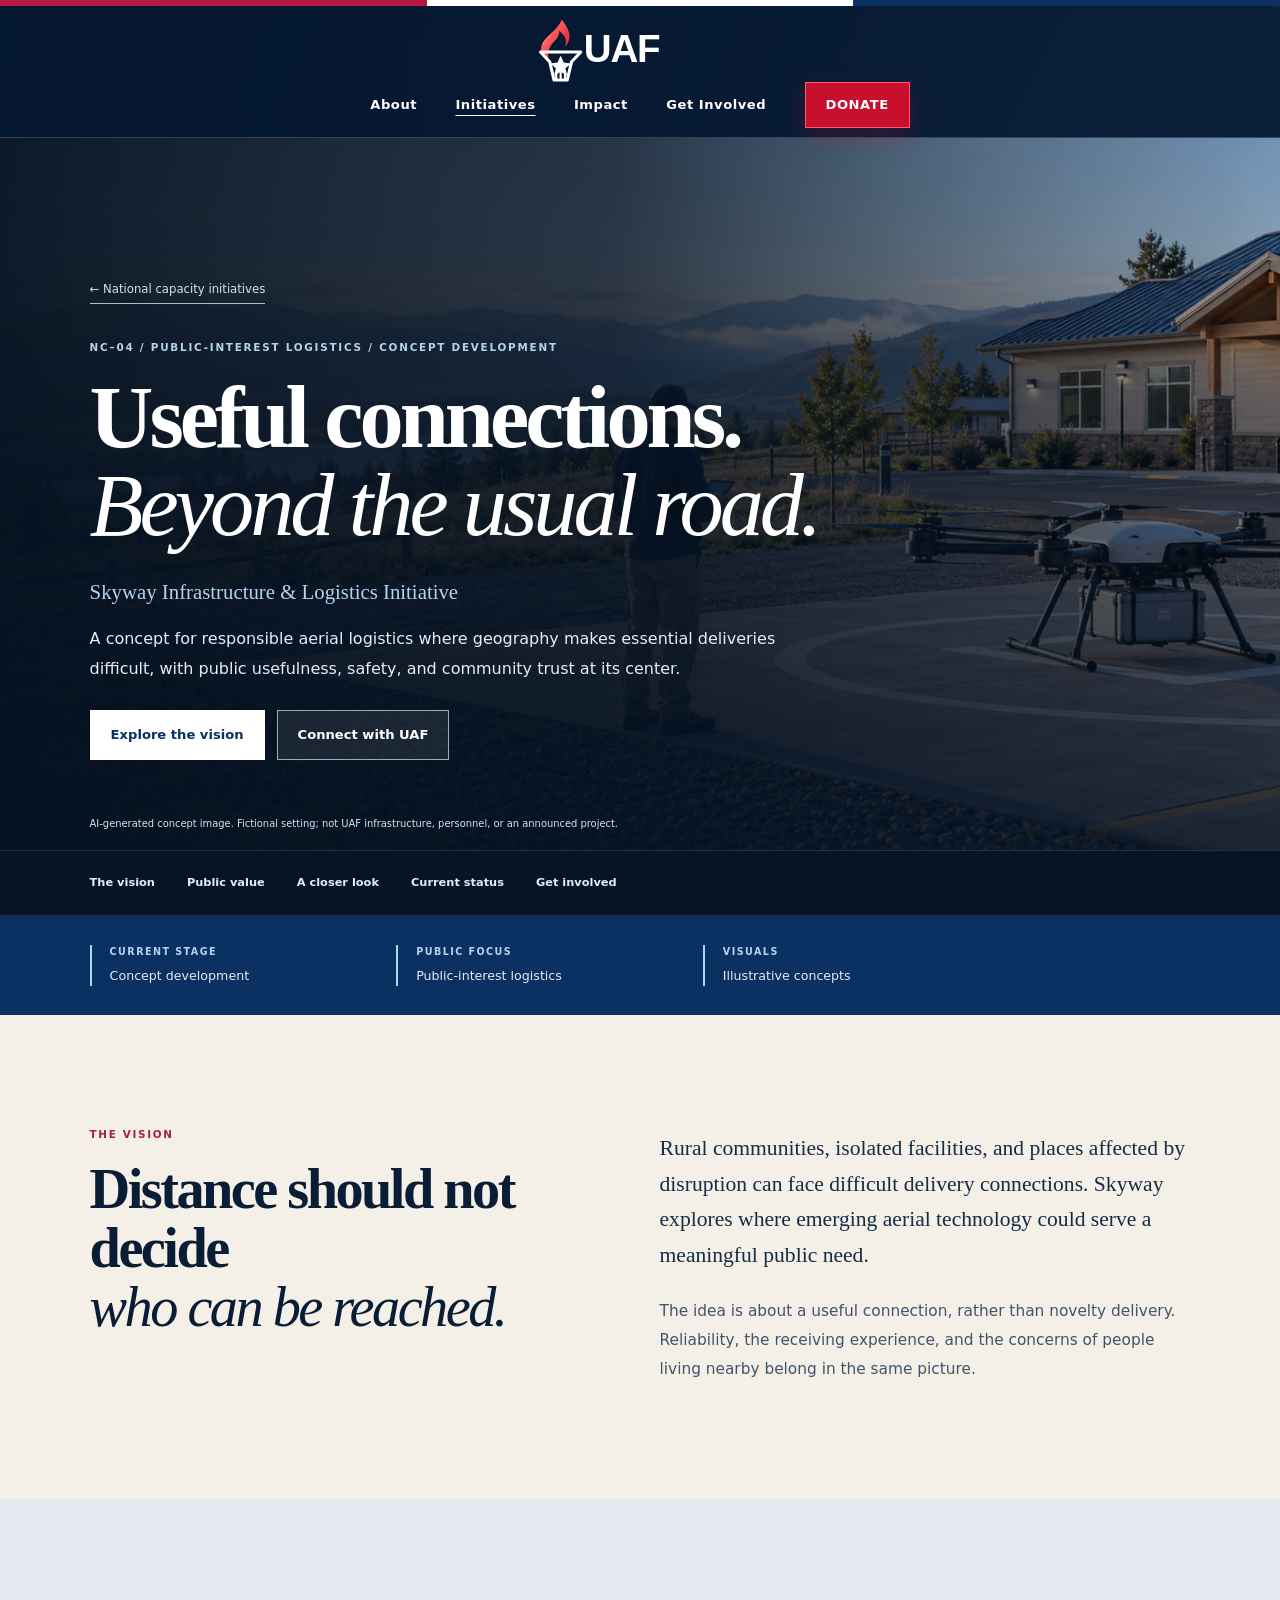
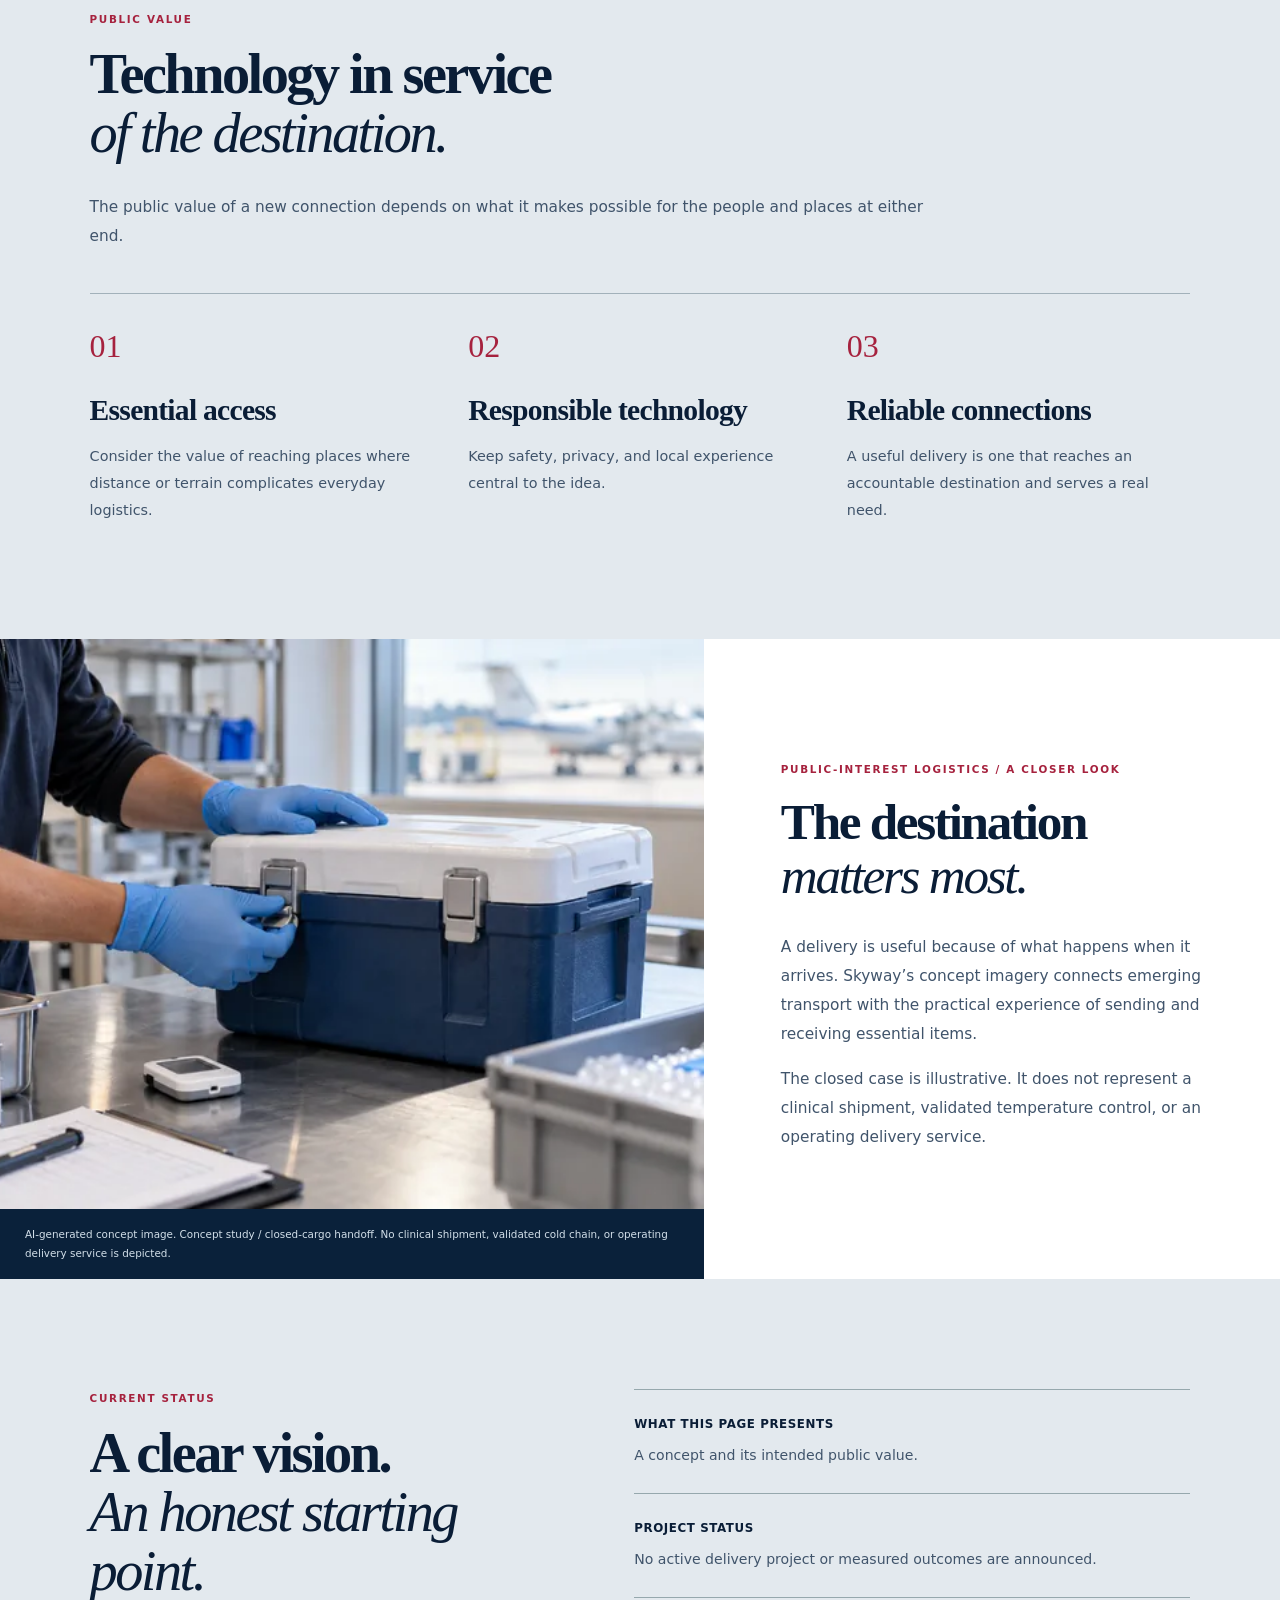
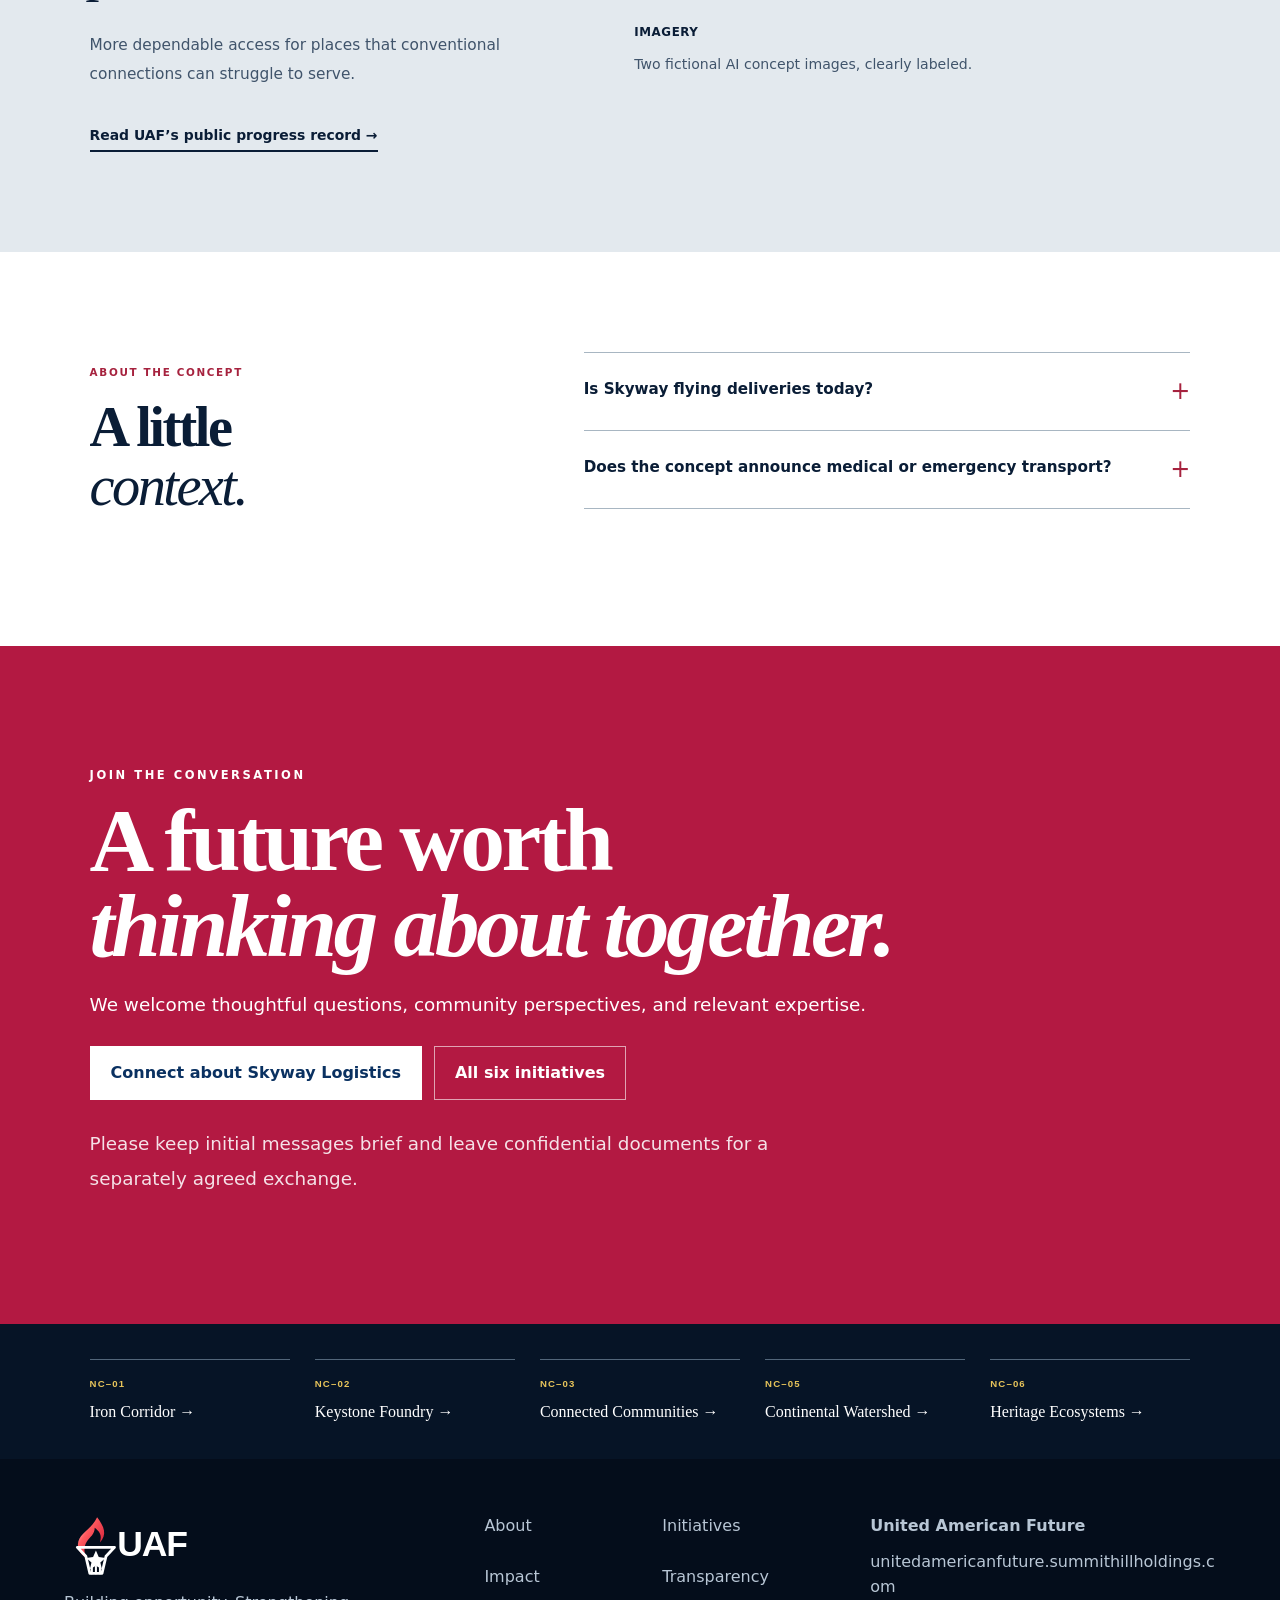
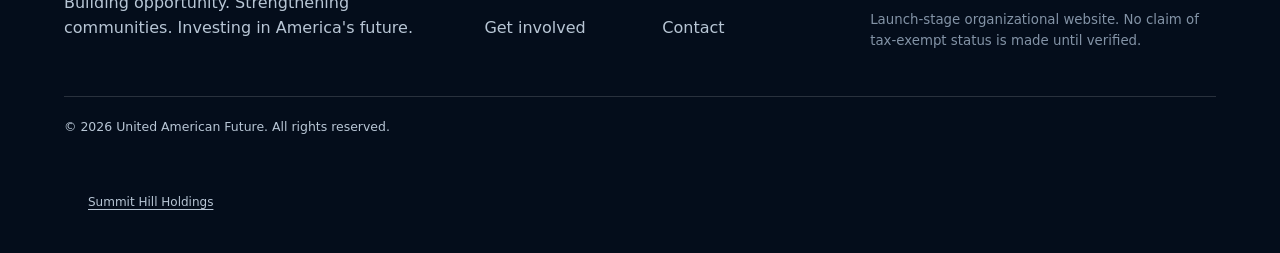
<file: initiatives/skyway/index.html>
<!doctype html><html lang="en"><head><meta charset="utf-8"><meta name="viewport" content="width=device-width,initial-scale=1"><meta name="color-scheme" content="light"><title>Skyway Logistics | United American Future</title><meta name="description" content="Responsible aerial-logistics concepts for essential connections in rural and hard-to-reach places. A concept-stage initiative from United American Future."><link rel="canonical" href="https://unitedamericanfuture.summithillholdings.com/initiatives/skyway"><meta property="og:type" content="website"><meta property="og:site_name" content="United American Future"><meta property="og:title" content="Skyway Infrastructure &amp; Logistics Initiative"><meta property="og:description" content="Responsible aerial-logistics concepts for essential connections in rural and hard-to-reach places. A concept-stage initiative from United American Future."><meta property="og:url" content="https://unitedamericanfuture.summithillholdings.com/initiatives/skyway"><meta property="og:image" content="https://unitedamericanfuture.summithillholdings.com/assets/initiatives/skyway/hero-1600.webp"><meta property="og:image:alt" content="AI concept of a stationary cargo drone on a controlled landing pad beside an imagined rural clinic"><meta name="twitter:card" content="summary_large_image"><link rel="icon" href="/assets/favicon.svg" type="image/svg+xml"><link rel="stylesheet" href="/site.css"><link rel="stylesheet" href="/rail.css"><link rel="stylesheet" href="/initiatives.css"><script type="application/ld+json">{"@context": "https://schema.org", "@type": "WebPage", "name": "Skyway Infrastructure & Logistics Initiative", "url": "https://unitedamericanfuture.summithillholdings.com/initiatives/skyway", "description": "Responsible aerial-logistics concepts for essential connections in rural and hard-to-reach places. A concept-stage initiative from United American Future.", "publisher": {"@type": "Organization", "name": "United American Future", "url": "https://unitedamericanfuture.summithillholdings.com"}}</script><link rel="stylesheet" href="/concepts.css"></head><body class="uaf program-page skyway-page"><div class="flag-ribbon" aria-hidden="true"></div><a class="skip" href="#main">Skip to content</a><header class="global-header">
    <a class="logo-link" href="/" aria-label="United American Future home"><img src="/assets/uaf-logo.svg" alt="United American Future"></a>
    <nav aria-label="Primary">
      <a href="/about">About</a>
      <a href="/initiatives" aria-current="page">Initiatives</a>
      <a href="/impact">Impact</a>
      <a href="/get-involved">Get Involved</a>
      <a class="donate" href="/donate">Donate</a>
    </nav>
    <button class="menu" aria-label="Open navigation" aria-expanded="false">☰</button>
  </header><main id="main">
 <section class="page-hero program-hero" aria-labelledby="program-title"><div class="program-hero-media"><img src="/assets/initiatives/skyway/hero-1600.webp" srcset="/assets/initiatives/skyway/hero-640.webp 640w, /assets/initiatives/skyway/hero-960.webp 960w, /assets/initiatives/skyway/hero-1600.webp 1600w" sizes="100vw" width="1600" height="900" alt="AI concept of a stationary cargo drone on a controlled landing pad beside an imagined rural clinic" fetchpriority="high" decoding="async"></div><div class="program-hero-shade" aria-hidden="true"></div><div class="hero-copy"><a class="program-back" href="/initiatives#skyway">← National capacity initiatives</a><p class="kicker">NC–04 / Public-interest logistics / Concept development</p><h1 id="program-title">Useful connections.<br><em>Beyond the usual road.</em></h1><p class="program-official-name">Skyway Infrastructure &amp; Logistics Initiative</p><p>A concept for responsible aerial logistics where geography makes essential deliveries difficult, with public usefulness, safety, and community trust at its center.</p><div class="hero-actions"><a class="button white" href="#approach">Explore the vision</a><a class="button outline" href="/contact#skyway">Connect with UAF</a></div></div><p class="program-image-note">AI-generated concept image. Fictional setting; not UAF infrastructure, personnel, or an announced project.</p></section>
 <nav class="program-nav" aria-label="On this initiative"><a href="#approach">The vision</a><a href="#purpose">Public value</a><a href="#field">A closer look</a><a href="#evidence">Current status</a><a href="#participate">Get involved</a></nav>
 <div class="program-status"><span><b>Current stage</b> Concept development</span><span><b>Public focus</b> Public-interest logistics</span><span><b>Visuals</b> Illustrative concepts</span></div>
 <section class="program-section program-opening" id="approach"><div><p class="eyebrow">The vision</p><h2>Distance should not decide<br><em>who can be reached.</em></h2></div><div><p class="program-lead">Rural communities, isolated facilities, and places affected by disruption can face difficult delivery connections. Skyway explores where emerging aerial technology could serve a meaningful public need.</p><p>The idea is about a useful connection, rather than novelty delivery. Reliability, the receiving experience, and the concerns of people living nearby belong in the same picture.</p></div></section>
 <section class="program-section concept-value concept-value-skyway" id="purpose"><div class="program-heading"><p class="eyebrow">Public value</p><h2>Technology in service<br><em>of the destination.</em></h2><p>The public value of a new connection depends on what it makes possible for the people and places at either end.</p></div><div class="concept-value-grid"><article><span>01</span><h3>Essential access</h3><p>Consider the value of reaching places where distance or terrain complicates everyday logistics.</p></article><article><span>02</span><h3>Responsible technology</h3><p>Keep safety, privacy, and local experience central to the idea.</p></article><article><span>03</span><h3>Reliable connections</h3><p>A useful delivery is one that reaches an accountable destination and serves a real need.</p></article></div></section>
 <section class="program-photo-story" id="field"><figure><img src="/assets/initiatives/skyway/detail-1600.webp" srcset="/assets/initiatives/skyway/detail-640.webp 640w, /assets/initiatives/skyway/detail-960.webp 960w, /assets/initiatives/skyway/detail-1600.webp 1536w" sizes="(max-width:900px) 88vw, 48vw" width="1536" height="1024" alt="AI concept of gloved hands closing an insulated logistics case with a generic monitoring device in a clean preparation room" loading="lazy" decoding="async"><figcaption>AI-generated concept image. Concept study / closed-cargo handoff. No clinical shipment, validated cold chain, or operating delivery service is depicted.</figcaption></figure><div><p class="eyebrow">Public-interest logistics / A closer look</p><h2>The destination<br><em>matters most.</em></h2><p>A delivery is useful because of what happens when it arrives. Skyway’s concept imagery connects emerging transport with the practical experience of sending and receiving essential items.</p><p>The closed case is illustrative. It does not represent a clinical shipment, validated temperature control, or an operating delivery service.</p></div></section>
 <section class="program-section program-evidence" id="evidence"><div><p class="eyebrow">Current status</p><h2>A clear vision.<br><em>An honest starting point.</em></h2><p>More dependable access for places that conventional connections can struggle to serve.</p><a class="text-link" href="/impact">Read UAF’s public progress record →</a></div><dl><div><dt>What this page presents</dt><dd>A concept and its intended public value.</dd></div><div><dt>Project status</dt><dd>No active delivery project or measured outcomes are announced.</dd></div><div><dt>Imagery</dt><dd>Two fictional AI concept images, clearly labeled.</dd></div></dl></section>
 <section class="program-section program-questions"><div><p class="eyebrow">About the concept</p><h2>A little<br><em>context.</em></h2></div><div><details><summary>Is Skyway flying deliveries today?<span aria-hidden="true">+</span></summary><p>No. It is a UAF concept, not an operating air carrier or delivery service. The drone and facility shown are fictional.</p></details><details><summary>Does the concept announce medical or emergency transport?<span aria-hidden="true">+</span></summary><p>No clinical or emergency service is announced. Those are possible public-interest applications to consider, rather than services offered through this website.</p></details></div></section>
 <section class="cta-band program-participate" id="participate"><p class="eyebrow">Join the conversation</p><h2>A future worth<br><em>thinking about together.</em></h2><p>We welcome thoughtful questions, community perspectives, and relevant expertise.</p><div><a class="button white" href="/contact#skyway">Connect about Skyway Logistics</a><a class="button ghost" href="/initiatives#national-capacity">All six initiatives</a></div><p class="program-small">Please keep initial messages brief and leave confidential documents for a separately agreed exchange.</p></section>
 <nav class="program-related" aria-label="Other national capacity initiatives"><a href="/initiatives/iron-corridor"><span>NC–01</span>Iron Corridor →</a><a href="/initiatives/keystone-foundry"><span>NC–02</span>Keystone Foundry →</a><a href="/initiatives/connected-communities"><span>NC–03</span>Connected Communities →</a><a href="/initiatives/watershed"><span>NC–05</span>Continental Watershed →</a><a href="/initiatives/heritage-ecosystems"><span>NC–06</span>Heritage Ecosystems →</a></nav></main><footer class="global-footer">
    <div class="footer-brand"><img src="/assets/uaf-logo.svg" alt=""><p>Building opportunity. Strengthening communities. Investing in America's future.</p></div>
    <nav aria-label="Footer"><a href="/about">About</a><a href="/initiatives">Initiatives</a><a href="/impact">Impact</a><a href="/transparency">Transparency</a><a href="/get-involved">Get involved</a><a href="/contact">Contact</a></nav>
    <div class="footer-note"><b>United American Future</b><span>unitedamericanfuture.summithillholdings.com</span><small>Launch-stage organizational website. No claim of tax-exempt status is made until verified.</small></div>
    <p class="copyright">© 2026 United American Future. All rights reserved.</p>
    
  <p class="holding-company-link" style="margin:0;padding:16px 24px;font-size:12px;line-height:1.6"><a href="https://summithillholdings.com/" style="color:inherit;text-decoration:underline;text-underline-offset:3px">Summit Hill Holdings</a></p></footer><script src="/site.js" defer></script></body></html>
</file>
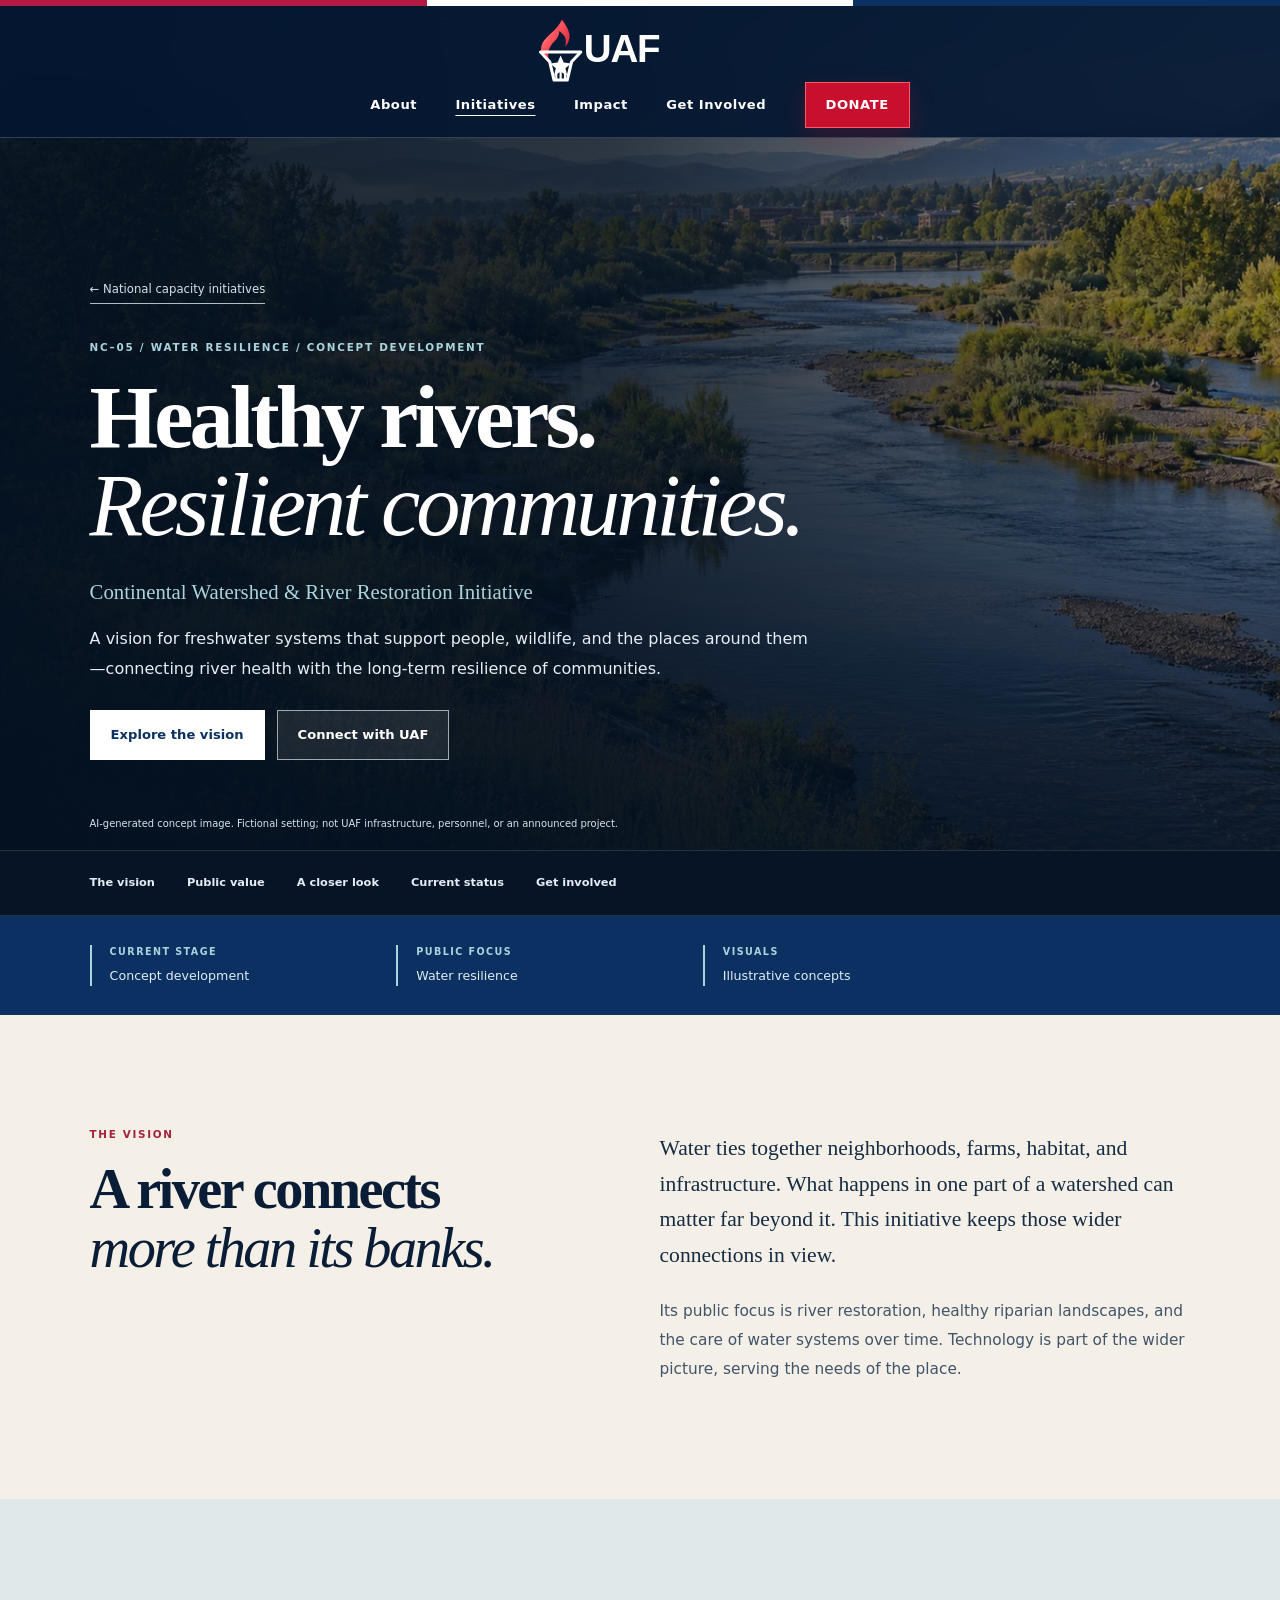
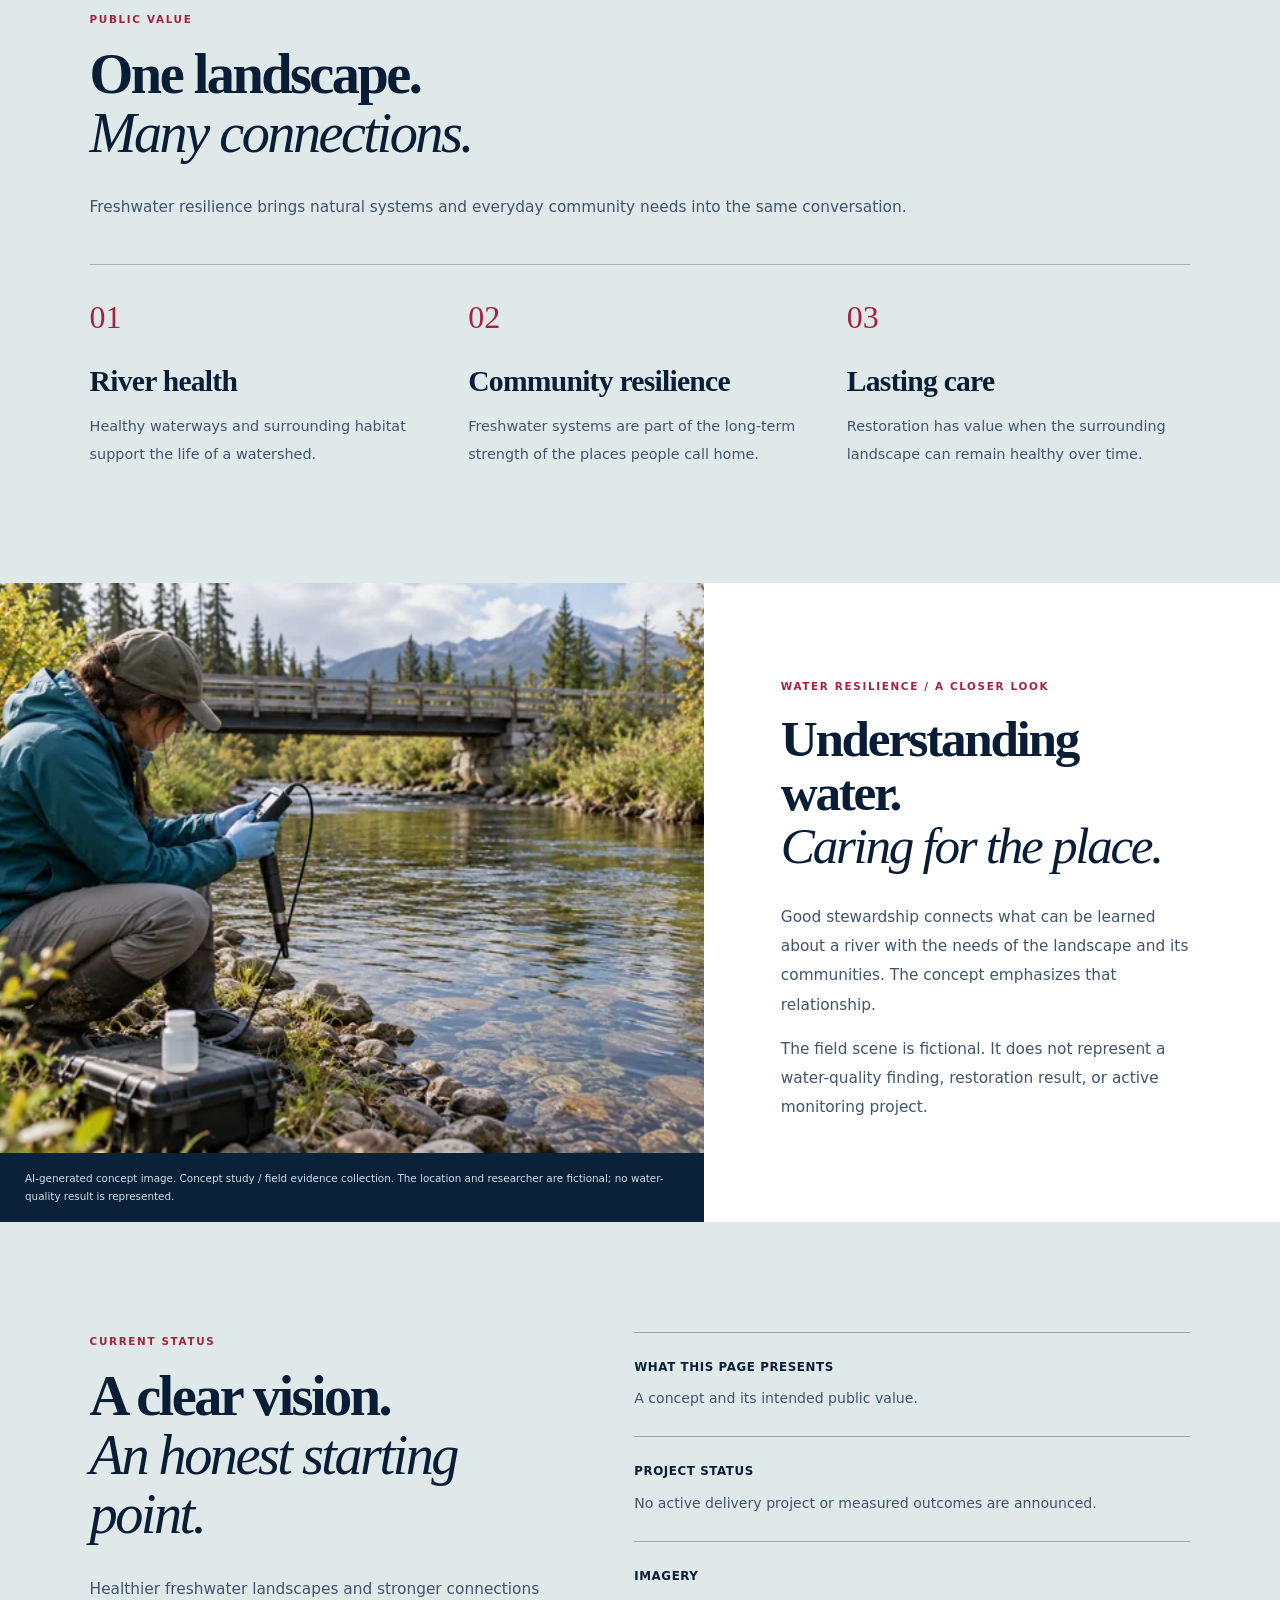
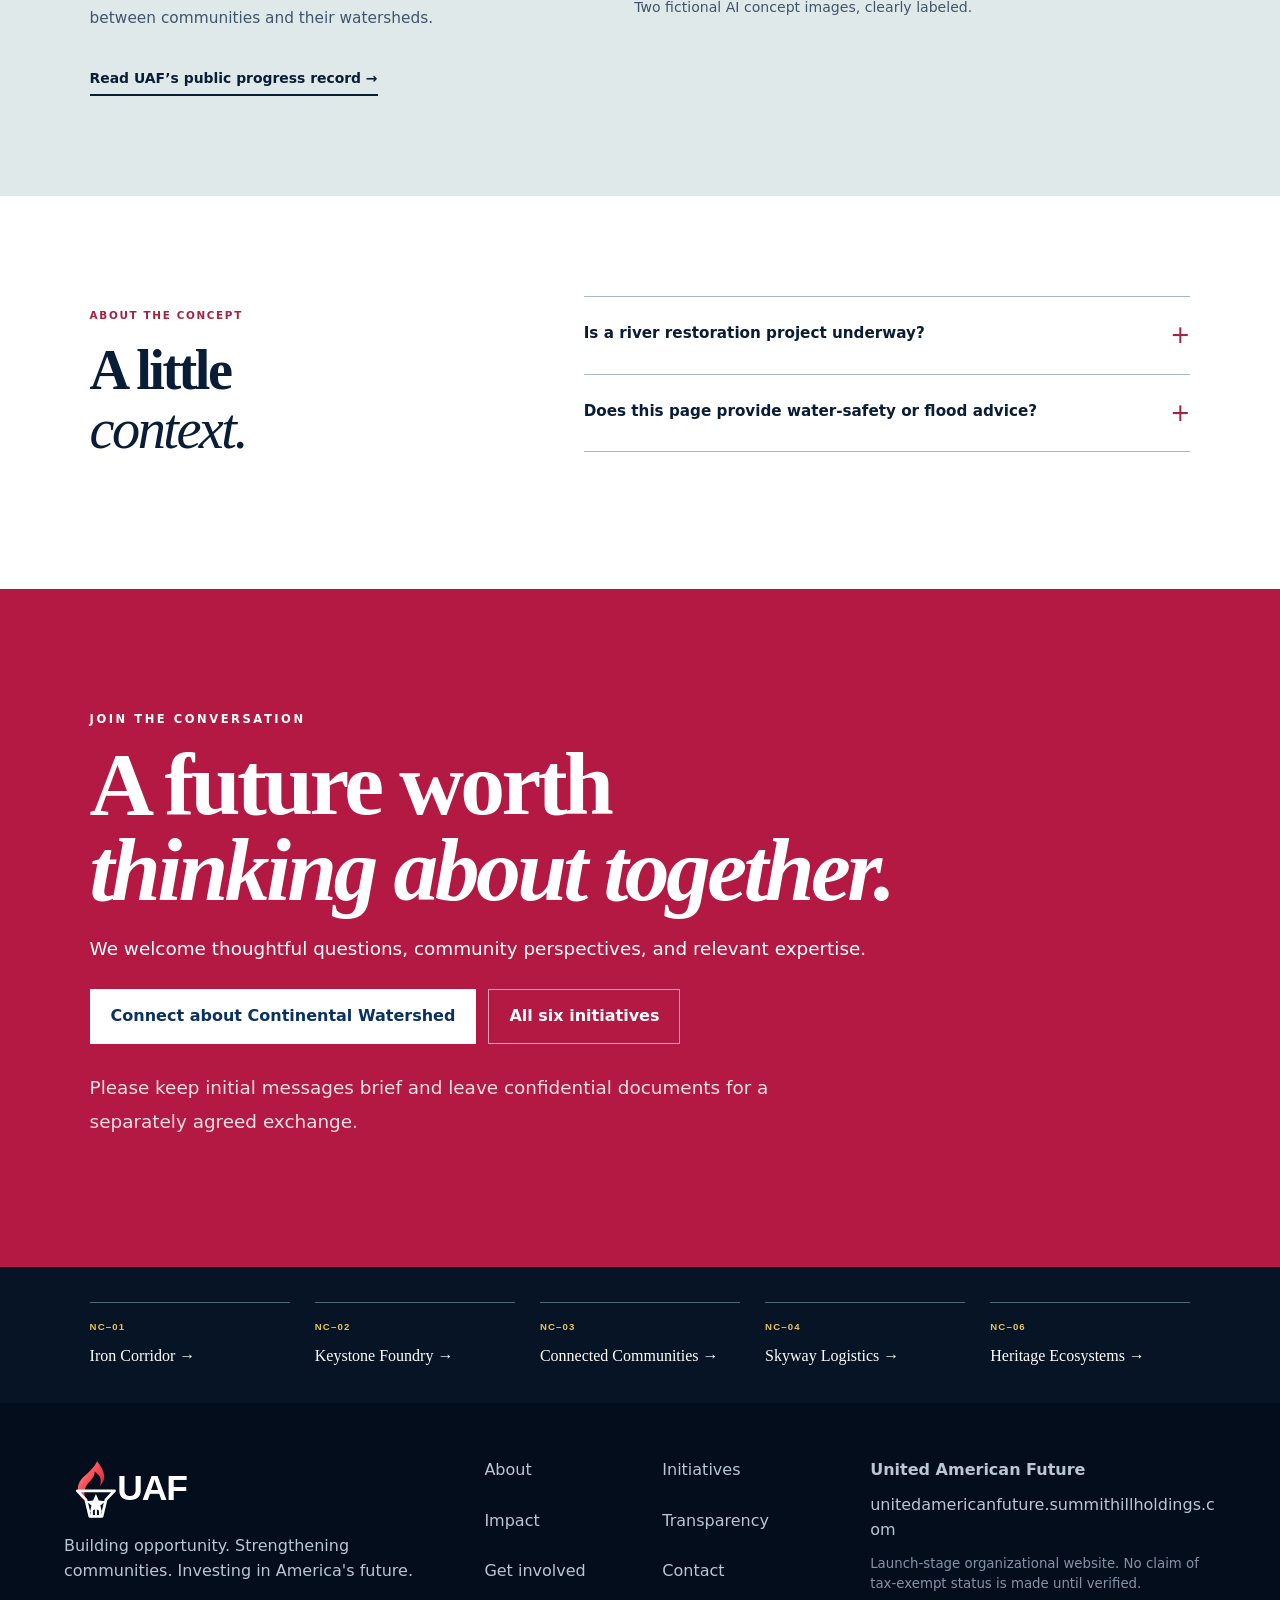
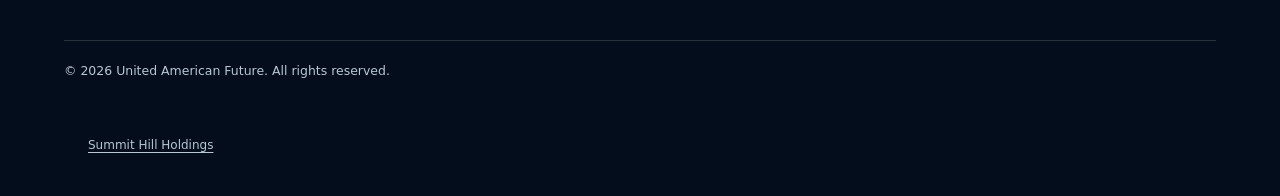
<file: initiatives/watershed/index.html>
<!doctype html><html lang="en"><head><meta charset="utf-8"><meta name="viewport" content="width=device-width,initial-scale=1"><meta name="color-scheme" content="light"><title>Continental Watershed | United American Future</title><meta name="description" content="River health, freshwater resilience, and the landscapes and communities connected by water. A concept-stage initiative from United American Future."><link rel="canonical" href="https://unitedamericanfuture.summithillholdings.com/initiatives/watershed"><meta property="og:type" content="website"><meta property="og:site_name" content="United American Future"><meta property="og:title" content="Continental Watershed &amp; River Restoration Initiative"><meta property="og:description" content="River health, freshwater resilience, and the landscapes and communities connected by water. A concept-stage initiative from United American Future."><meta property="og:url" content="https://unitedamericanfuture.summithillholdings.com/initiatives/watershed"><meta property="og:image" content="https://unitedamericanfuture.summithillholdings.com/assets/initiatives/watershed/hero-1600.webp"><meta property="og:image:alt" content="AI concept of a river and riparian corridor beside an imagined American town with a bridge in the distance"><meta name="twitter:card" content="summary_large_image"><link rel="icon" href="/assets/favicon.svg" type="image/svg+xml"><link rel="stylesheet" href="/site.css"><link rel="stylesheet" href="/rail.css"><link rel="stylesheet" href="/initiatives.css"><script type="application/ld+json">{"@context": "https://schema.org", "@type": "WebPage", "name": "Continental Watershed & River Restoration Initiative", "url": "https://unitedamericanfuture.summithillholdings.com/initiatives/watershed", "description": "River health, freshwater resilience, and the landscapes and communities connected by water. A concept-stage initiative from United American Future.", "publisher": {"@type": "Organization", "name": "United American Future", "url": "https://unitedamericanfuture.summithillholdings.com"}}</script><link rel="stylesheet" href="/concepts.css"></head><body class="uaf program-page watershed-page"><div class="flag-ribbon" aria-hidden="true"></div><a class="skip" href="#main">Skip to content</a><header class="global-header">
    <a class="logo-link" href="/" aria-label="United American Future home"><img src="/assets/uaf-logo.svg" alt="United American Future"></a>
    <nav aria-label="Primary">
      <a href="/about">About</a>
      <a href="/initiatives" aria-current="page">Initiatives</a>
      <a href="/impact">Impact</a>
      <a href="/get-involved">Get Involved</a>
      <a class="donate" href="/donate">Donate</a>
    </nav>
    <button class="menu" aria-label="Open navigation" aria-expanded="false">☰</button>
  </header><main id="main">
 <section class="page-hero program-hero" aria-labelledby="program-title"><div class="program-hero-media"><img src="/assets/initiatives/watershed/hero-1600.webp" srcset="/assets/initiatives/watershed/hero-640.webp 640w, /assets/initiatives/watershed/hero-960.webp 960w, /assets/initiatives/watershed/hero-1600.webp 1600w" sizes="100vw" width="1600" height="900" alt="AI concept of a river and riparian corridor beside an imagined American town with a bridge in the distance" fetchpriority="high" decoding="async"></div><div class="program-hero-shade" aria-hidden="true"></div><div class="hero-copy"><a class="program-back" href="/initiatives#watershed">← National capacity initiatives</a><p class="kicker">NC–05 / Water resilience / Concept development</p><h1 id="program-title">Healthy rivers.<br><em>Resilient communities.</em></h1><p class="program-official-name">Continental Watershed &amp; River Restoration Initiative</p><p>A vision for freshwater systems that support people, wildlife, and the places around them—connecting river health with the long-term resilience of communities.</p><div class="hero-actions"><a class="button white" href="#approach">Explore the vision</a><a class="button outline" href="/contact#watershed">Connect with UAF</a></div></div><p class="program-image-note">AI-generated concept image. Fictional setting; not UAF infrastructure, personnel, or an announced project.</p></section>
 <nav class="program-nav" aria-label="On this initiative"><a href="#approach">The vision</a><a href="#purpose">Public value</a><a href="#field">A closer look</a><a href="#evidence">Current status</a><a href="#participate">Get involved</a></nav>
 <div class="program-status"><span><b>Current stage</b> Concept development</span><span><b>Public focus</b> Water resilience</span><span><b>Visuals</b> Illustrative concepts</span></div>
 <section class="program-section program-opening" id="approach"><div><p class="eyebrow">The vision</p><h2>A river connects<br><em>more than its banks.</em></h2></div><div><p class="program-lead">Water ties together neighborhoods, farms, habitat, and infrastructure. What happens in one part of a watershed can matter far beyond it. This initiative keeps those wider connections in view.</p><p>Its public focus is river restoration, healthy riparian landscapes, and the care of water systems over time. Technology is part of the wider picture, serving the needs of the place.</p></div></section>
 <section class="program-section concept-value concept-value-watershed" id="purpose"><div class="program-heading"><p class="eyebrow">Public value</p><h2>One landscape.<br><em>Many connections.</em></h2><p>Freshwater resilience brings natural systems and everyday community needs into the same conversation.</p></div><div class="concept-value-grid"><article><span>01</span><h3>River health</h3><p>Healthy waterways and surrounding habitat support the life of a watershed.</p></article><article><span>02</span><h3>Community resilience</h3><p>Freshwater systems are part of the long-term strength of the places people call home.</p></article><article><span>03</span><h3>Lasting care</h3><p>Restoration has value when the surrounding landscape can remain healthy over time.</p></article></div></section>
 <section class="program-photo-story" id="field"><figure><img src="/assets/initiatives/watershed/detail-1600.webp" srcset="/assets/initiatives/watershed/detail-640.webp 640w, /assets/initiatives/watershed/detail-960.webp 960w, /assets/initiatives/watershed/detail-1600.webp 1536w" sizes="(max-width:900px) 88vw, 48vw" width="1536" height="1024" alt="AI concept of an anonymous field hydrologist checking a water-monitoring probe from a safe stream bank" loading="lazy" decoding="async"><figcaption>AI-generated concept image. Concept study / field evidence collection. The location and researcher are fictional; no water-quality result is represented.</figcaption></figure><div><p class="eyebrow">Water resilience / A closer look</p><h2>Understanding water.<br><em>Caring for the place.</em></h2><p>Good stewardship connects what can be learned about a river with the needs of the landscape and its communities. The concept emphasizes that relationship.</p><p>The field scene is fictional. It does not represent a water-quality finding, restoration result, or active monitoring project.</p></div></section>
 <section class="program-section program-evidence" id="evidence"><div><p class="eyebrow">Current status</p><h2>A clear vision.<br><em>An honest starting point.</em></h2><p>Healthier freshwater landscapes and stronger connections between communities and their watersheds.</p><a class="text-link" href="/impact">Read UAF’s public progress record →</a></div><dl><div><dt>What this page presents</dt><dd>A concept and its intended public value.</dd></div><div><dt>Project status</dt><dd>No active delivery project or measured outcomes are announced.</dd></div><div><dt>Imagery</dt><dd>Two fictional AI concept images, clearly labeled.</dd></div></dl></section>
 <section class="program-section program-questions"><div><p class="eyebrow">About the concept</p><h2>A little<br><em>context.</em></h2></div><div><details><summary>Is a river restoration project underway?<span aria-hidden="true">+</span></summary><p>No specific watershed or active restoration project is announced. This is a public concept for UAF’s water-resilience work.</p></details><details><summary>Does this page provide water-safety or flood advice?<span aria-hidden="true">+</span></summary><p>No. It does not provide drinking-water testing, a regulatory determination, or a public flood-warning service.</p></details></div></section>
 <section class="cta-band program-participate" id="participate"><p class="eyebrow">Join the conversation</p><h2>A future worth<br><em>thinking about together.</em></h2><p>We welcome thoughtful questions, community perspectives, and relevant expertise.</p><div><a class="button white" href="/contact#watershed">Connect about Continental Watershed</a><a class="button ghost" href="/initiatives#national-capacity">All six initiatives</a></div><p class="program-small">Please keep initial messages brief and leave confidential documents for a separately agreed exchange.</p></section>
 <nav class="program-related" aria-label="Other national capacity initiatives"><a href="/initiatives/iron-corridor"><span>NC–01</span>Iron Corridor →</a><a href="/initiatives/keystone-foundry"><span>NC–02</span>Keystone Foundry →</a><a href="/initiatives/connected-communities"><span>NC–03</span>Connected Communities →</a><a href="/initiatives/skyway"><span>NC–04</span>Skyway Logistics →</a><a href="/initiatives/heritage-ecosystems"><span>NC–06</span>Heritage Ecosystems →</a></nav></main><footer class="global-footer">
    <div class="footer-brand"><img src="/assets/uaf-logo.svg" alt=""><p>Building opportunity. Strengthening communities. Investing in America's future.</p></div>
    <nav aria-label="Footer"><a href="/about">About</a><a href="/initiatives">Initiatives</a><a href="/impact">Impact</a><a href="/transparency">Transparency</a><a href="/get-involved">Get involved</a><a href="/contact">Contact</a></nav>
    <div class="footer-note"><b>United American Future</b><span>unitedamericanfuture.summithillholdings.com</span><small>Launch-stage organizational website. No claim of tax-exempt status is made until verified.</small></div>
    <p class="copyright">© 2026 United American Future. All rights reserved.</p>
    
  <p class="holding-company-link" style="margin:0;padding:16px 24px;font-size:12px;line-height:1.6"><a href="https://summithillholdings.com/" style="color:inherit;text-decoration:underline;text-underline-offset:3px">Summit Hill Holdings</a></p></footer><script src="/site.js" defer></script></body></html>
</file>
<file: site.css>
*{box-sizing:border-box}html{scroll-behavior:smooth}body{margin:0;color:#0a1d36;background:#f5f0e7;font-family:Inter,ui-sans-serif,system-ui,-apple-system,"Segoe UI",sans-serif;line-height:1.55}img{max-width:100%;display:block}a{color:inherit}.skip{position:absolute;left:-9999px;top:10px;background:#fff;color:#071426;padding:10px;z-index:999}.skip:focus{left:10px}.flag-ribbon{height:6px;position:fixed;top:0;left:0;right:0;z-index:90;background:linear-gradient(90deg,#b31942 0 33.33%,#fff 33.33% 66.66%,#0a3161 66.66%)}.global-header{height:92px;position:fixed;top:6px;left:0;right:0;z-index:80;padding:13px 4vw;display:flex;align-items:center;justify-content:space-between;background:rgba(5,23,49,.92);backdrop-filter:blur(14px);border-bottom:1px solid rgba(255,255,255,.18)}.logo-link{width:205px}.logo-link img{width:100%;height:60px;object-fit:contain;object-position:left center}.global-header nav{display:flex;align-items:center;gap:26px}.global-header nav a{color:#fff;text-decoration:none;font-weight:800;font-size:.82rem;letter-spacing:.04em}.global-header nav a[aria-current=page]{text-decoration:underline;text-underline-offset:6px}.global-header .donate{padding:12px 20px;background:#c8102e;border:1px solid #ff596b;box-shadow:0 8px 24px rgba(200,16,46,.24);text-transform:uppercase}.menu{display:none;background:transparent;border:0;color:#fff;font-size:1.6rem}.page-hero{min-height:64vh;padding:170px 7vw 90px;position:relative;display:flex;align-items:end;overflow:hidden;background:#092342;color:#fff}.page-hero.home-hero{min-height:100vh}.hero-media{position:absolute;inset:0;opacity:.25;background:radial-gradient(circle at 75% 25%,#d8ecff 0 1%,transparent 2%),linear-gradient(130deg,#0a3161,#061426)}.home-hero .hero-media{opacity:1;background-image:linear-gradient(90deg,rgba(5,18,36,.94) 0%,rgba(5,18,36,.58) 48%,rgba(5,18,36,.14) 76%),url('https://commons.wikimedia.org/wiki/Special:Redirect/file/Statueoflibertywithflag.png?width=1900');background-size:cover;background-position:center;animation:heroPan 18s ease-in-out infinite alternate}.hero-shade{position:absolute;inset:0;background:repeating-linear-gradient(0deg,transparent 0 7%,rgba(255,255,255,.035) 7% 14%,rgba(200,16,46,.04) 14% 21%);mix-blend-mode:screen}.hero-copy{position:relative;z-index:2;max-width:980px}.kicker,.eyebrow{font-size:.72rem;font-weight:900;letter-spacing:.22em;text-transform:uppercase}.page-hero h1{font-family:Georgia,"Times New Roman",serif;font-size:clamp(3.8rem,8vw,8.7rem);line-height:.88;letter-spacing:-.045em;margin:18px 0 25px}.page-hero h1 em{font-weight:400}.page-hero p{max-width:760px;font-size:1.12rem;color:#e7edf4}.hero-actions,.cta-band>div{display:flex;gap:12px;flex-wrap:wrap;margin-top:26px}.button{display:inline-flex;align-items:center;justify-content:center;padding:14px 20px;text-decoration:none;font-weight:900;border:1px solid transparent;cursor:pointer}.button.red{background:#c8102e;color:#fff}.button.navy{background:#0a3161;color:#fff}.button.outline{border-color:rgba(255,255,255,.6);color:#fff;background:rgba(255,255,255,.08)}.button.white{background:#fff;color:#0a3161}.button.ghost{border-color:rgba(255,255,255,.6);color:#fff}.statement{padding:110px 7vw;background:#f5f0e7;max-width:1500px;margin:auto}.statement h2,.feature-copy h2,.pillar-preview h2,.cta-band h2,.content-grid h2,.editorial h2,.governance h2,.initiative-index h2,.initiative-stack h2,.impact-lead h2,.status-panel h2,.donate-copy h2,.donor-standards h2,.contact-shell h2,.involve-grid h2,.nonpartisan h2,.cta-simple h2{font-family:Georgia,"Times New Roman",serif;line-height:.96;letter-spacing:-.04em}.statement h2{font-size:clamp(3rem,6.5vw,7rem);margin:12px 0 26px}.statement>p:last-child{max-width:850px;font-size:1.22rem}.feature-split{display:grid;grid-template-columns:1fr 1fr;background:#fff;min-height:760px}.photo-card{margin:0;position:relative}.photo-card img{height:100%;min-height:760px;object-fit:cover}.photo-card figcaption{position:absolute;left:30px;bottom:30px;background:#fff;padding:12px 16px;font-family:Georgia,serif;font-style:italic}.feature-copy{padding:100px 7vw;align-self:center}.feature-copy h2{font-size:clamp(2.8rem,5vw,5.8rem)}.steps article{padding:20px 0;border-top:1px solid #ccd2d8}.steps b{color:#c8102e}.steps h3{margin:5px 0}.text-link{font-weight:900;text-decoration:none;border-bottom:2px solid currentColor;padding-bottom:4px}.pillar-preview{padding:110px 7vw;background:#0a3161;color:#fff;display:grid;grid-template-columns:.8fr 1.2fr;gap:7vw}.pillar-preview h2{font-size:clamp(3rem,6vw,6rem)}.pillars{border-top:1px solid rgba(255,255,255,.3)}.pillars a{display:block;text-decoration:none;font-family:Georgia,serif;font-size:clamp(1.4rem,2.5vw,2.5rem);padding:22px 0;border-bottom:1px solid rgba(255,255,255,.26);transition:.2s}.pillars a:hover{padding-left:14px;background:rgba(255,255,255,.06)}.cta-band{padding:110px 7vw;background:#b31942;color:#fff}.cta-band h2{font-size:clamp(3rem,7vw,7rem);max-width:1100px;margin:12px 0 22px}.cta-band>p:not(.eyebrow){max-width:780px;font-size:1.15rem}.content-grid,.impact-lead,.initiative-index{padding:100px 7vw;display:grid;grid-template-columns:1.2fr .8fr;gap:7vw;align-items:start}.content-grid h2,.impact-lead h2,.initiative-index h2{font-size:clamp(3rem,5vw,5.8rem);margin:12px 0 25px}.principle-card{background:#0a3161;color:#fff;padding:35px;border-left:8px solid #c8102e;font-family:Georgia,serif;font-size:1.25rem}.editorial,.governance,.donor-standards{padding:100px 7vw;background:#fff}.editorial>h2,.governance h2,.donor-standards h2{font-size:clamp(3rem,5vw,5.5rem)}.three{display:grid;grid-template-columns:repeat(3,1fr);gap:18px}.three article{padding:25px;border-top:3px solid #0a3161;background:#f7f3ec}.three span{color:#c8102e;font-weight:900}.governance{display:grid;grid-template-columns:.7fr 1.3fr;gap:7vw}.governance ol{list-style:none;padding:0;margin:0}.governance li{display:grid;grid-template-columns:160px 1fr;gap:20px;padding:22px 0;border-top:1px solid #c9c6c0}.initiative-stack{padding:0 7vw 110px;background:#f5f0e7}.initiative-stack article{display:grid;grid-template-columns:110px 1fr;gap:30px;padding:45px 0;border-top:1px solid #8995a2}.initiative-stack article>span{font-family:Georgia,serif;font-size:3rem;color:#c8102e}.initiative-stack h2{font-size:clamp(2.3rem,4vw,4.8rem);margin:0 0 12px}.initiative-stack p{max-width:800px;font-size:1.05rem}.cta-simple{padding:90px 7vw;background:#fff}.cta-simple h2{font-size:clamp(2.6rem,5vw,5rem);margin:0}.metric-model{display:grid;grid-template-columns:repeat(5,1fr);padding:0 7vw 100px}.metric-model article{padding:28px;border-top:4px solid #0a3161;border-right:1px solid #c6cbd1}.metric-model b{font-family:Georgia,serif;font-size:3.5rem;color:#c8102e}.status-panel{padding:90px 7vw;background:#0a3161;color:#fff;display:grid;grid-template-columns:1fr 1fr;gap:7vw}.status-panel h2{font-size:clamp(3rem,6vw,6rem)}.status-list p{display:flex;justify-content:space-between;gap:20px;border-top:1px solid rgba(255,255,255,.3);padding:18px 0}.status-list span{color:#d5deea}.document-grid{padding:20px 7vw 100px;display:grid;grid-template-columns:repeat(2,1fr);gap:16px}.document-grid article{padding:30px;background:#fff;border-top:4px solid #0a3161}.document-grid span{display:inline-block;margin-top:18px;color:#b31942;font-weight:800}.media-credit{padding:70px 7vw;background:#e8e3da}.involve-grid{padding:100px 7vw;display:grid;grid-template-columns:repeat(3,1fr);gap:16px}.involve-grid article{padding:32px;background:#fff;border-top:5px solid #b31942}.involve-grid h2{font-size:clamp(2.1rem,3vw,3.4rem)}.nonpartisan{padding:100px 7vw;background-image:linear-gradient(90deg,rgba(6,20,38,.94),rgba(6,20,38,.74)),url('https://commons.wikimedia.org/wiki/Special:Redirect/file/Washington%20Monument%20With%20The%20American%20Flag.jpg?width=1600');background-size:cover;background-position:center;color:#fff}.nonpartisan>div{max-width:850px}.nonpartisan h2{font-size:clamp(3rem,6vw,6rem)}.donate-shell,.contact-shell{padding:110px 7vw;display:grid;grid-template-columns:1fr 1fr;gap:7vw;align-items:start}.donate-copy h2,.contact-shell h2{font-size:clamp(3rem,5vw,5.8rem);margin:10px 0 25px}.compliance{margin:30px 0;padding:22px;background:#fff;border-left:6px solid #c8102e}.donation-preview{background:#071426;color:#fff;padding:35px;box-shadow:0 30px 80px rgba(7,20,38,.2)}.donation-preview h3{font-family:Georgia,serif;font-size:2rem}.amounts{display:grid;grid-template-columns:repeat(4,1fr);gap:8px;margin:18px 0}.amounts button,.donation-preview input{padding:13px;border:1px solid rgba(255,255,255,.3);background:rgba(255,255,255,.07);color:#fff}.donation-preview label{display:grid;gap:7px}.donation-preview .button{width:100%;margin-top:18px}.donation-preview small{display:block;margin-top:14px;color:#9faaba}.contact-notes{margin-top:35px}.contact-notes p{padding:15px 0;border-top:1px solid #bbb}.contact-form{display:grid;gap:16px;background:#fff;padding:35px}.contact-form label{font-weight:800;font-size:.82rem}.contact-form input,.contact-form select,.contact-form textarea{width:100%;margin-top:7px;padding:13px;border:1px solid #aeb5bc;background:#fbfaf7;color:#0a1d36;caret-color:#0a1d36;color-scheme:light}.contact-form input::placeholder,.contact-form textarea::placeholder{color:#66717d;opacity:1}.contact-form select option{background:#fff;color:#0a1d36}.form-status{font-size:.8rem;color:#66717d}.global-footer{padding:55px 5vw 25px;background:#040d1b;color:#b8c6d5;display:grid;grid-template-columns:1.1fr 1fr 1fr;gap:40px}.footer-brand img{width:210px}.footer-brand p{max-width:370px}.global-footer nav{display:grid;grid-template-columns:1fr 1fr;gap:10px}.global-footer nav a{text-decoration:none}.footer-note{display:grid;gap:6px}.footer-note small{max-width:390px;color:#8393a6}.copyright{grid-column:1/-1;border-top:1px solid rgba(255,255,255,.15);padding-top:20px;margin:0;font-size:.78rem}@keyframes heroPan{to{transform:scale(1.06) translateX(-1.5%)}}@media(max-width:900px){.global-header nav{display:none;position:absolute;top:86px;left:0;right:0;padding:25px 6vw;background:#071426;flex-direction:column;align-items:flex-start}.global-header nav.open{display:flex}.menu{display:block}.page-hero{padding-top:150px}.feature-split,.pillar-preview,.content-grid,.governance,.status-panel,.donate-shell,.contact-shell,.impact-lead,.initiative-index{grid-template-columns:1fr}.feature-split .photo-card{order:2}.three,.involve-grid{grid-template-columns:1fr}.metric-model{grid-template-columns:1fr 1fr}.global-footer{grid-template-columns:1fr}.document-grid{grid-template-columns:1fr}.logo-link{width:175px}}@media(max-width:580px){.page-hero h1{font-size:clamp(3.3rem,17vw,5.5rem)}.statement,.editorial,.governance,.donor-standards,.content-grid,.impact-lead,.initiative-index,.donate-shell,.contact-shell{padding:75px 6vw}.feature-copy{padding:70px 6vw}.photo-card img{min-height:480px;height:480px}.initiative-stack{padding:0 6vw 75px}.initiative-stack article{grid-template-columns:55px 1fr;gap:14px}.metric-model{grid-template-columns:1fr}.amounts{grid-template-columns:1fr 1fr}.global-footer nav{grid-template-columns:1fr 1fr}.logo-link{width:155px}}@media(prefers-reduced-motion:reduce){html{scroll-behavior:auto}.home-hero .hero-media{animation:none}}
</file>
<file: rail.css>
html{scroll-padding-top:155px}a:focus-visible,button:focus-visible,summary:focus-visible{outline:3px solid #d5a62f;outline-offset:5px}.rail-small-note{font-size:.78rem!important;line-height:1.75!important}.rail-home-feature{display:grid;grid-template-columns:1fr 1fr;background:#fff}.rail-home-feature figure{position:relative;margin:0;min-width:0}.rail-home-feature figure img{width:100%;height:100%;min-height:550px;object-fit:cover}.rail-home-feature figcaption{position:absolute;bottom:18px;left:20px;right:20px;color:#fff;text-shadow:0 1px 8px #000;font-size:.7rem}.rail-home-feature>div{padding:75px 6vw;align-self:center}.rail-home-feature h2{font-family:Georgia,serif;font-size:clamp(2.7rem,4.6vw,5rem);line-height:1.02;letter-spacing:-.045em;margin:16px 0 28px}.rail-home-feature h2 em{font-weight:400}.rail-home-feature>div>p:not(.eyebrow){font-size:1rem;color:#40546b;max-width:620px}.rail-home-feature .button{margin-top:14px}.rail-home-feature .rail-small-note{margin-top:20px}.rail-feature .program-body>.eyebrow{color:#b31942;margin:0 0 18px}.rail-feature-image{margin:0 0 32px}.rail-feature-image img{width:100%;max-height:470px;object-fit:cover;aspect-ratio:16/9}.rail-feature-image figcaption{font-size:.72rem;color:#52667a;padding:12px 0}.rail-feature-summary{display:grid;grid-template-columns:1fr 1fr;gap:35px}.rail-feature-summary h3{font-family:Georgia,serif;font-size:1.6rem;line-height:1.14;letter-spacing:-.03em;margin:0 0 13px}.rail-feature-summary p{font-size:.94rem;line-height:1.75;color:#40546b;margin-bottom:0}.rail-feature-actions{display:flex;flex-wrap:wrap;gap:24px;align-items:center;margin-top:32px}.rail-feature-actions .button{font-size:.85rem}.rail-feature-actions .text-link{font-size:.85rem}.rail-hero{min-height:850px;padding-bottom:90px}.rail-hero-media{position:absolute;inset:0}.rail-hero-media img{width:100%;height:100%;object-fit:cover;object-position:center 54%}.rail-hero-overlay{position:absolute;inset:0;background:linear-gradient(90deg,rgba(4,18,37,.96),rgba(4,18,37,.80) 47%,rgba(4,18,37,.25)),linear-gradient(0deg,rgba(4,18,37,.65),transparent 65%)}.rail-hero .hero-copy{max-width:1020px}.rail-back{display:inline-block;color:#d5e0ec;font-size:.75rem;text-decoration:none;border-bottom:1px solid #9cafc3;padding-bottom:4px;margin-bottom:23px}.rail-hero h1{font-size:clamp(4rem,7.9vw,8.7rem);line-height:.94;margin-bottom:22px}.rail-hero p{max-width:780px;font-size:1rem}.rail-hero .rail-hero-subtitle{font-family:Georgia,serif;font-size:clamp(1.35rem,2.3vw,2rem);color:#e7c45a;margin:0 0 21px}.rail-hero .hero-actions{margin-bottom:28px}.rail-image-note{position:absolute;bottom:14px;left:7vw;right:7vw;color:#dae4ef;font-size:.64rem!important;margin:0!important;max-width:1100px!important;z-index:2}.rail-nav{position:sticky;top:138px;z-index:40;display:flex;gap:31px;align-items:center;padding:20px 7vw;background:#071426;color:#e7edf4;overflow-x:auto;white-space:nowrap;border-top:1px solid #ffffff24;border-bottom:1px solid #ffffff24}.rail-nav a{font-size:.72rem;font-weight:750;text-decoration:none}.rail-nav a:hover{color:#e7c45a}.rail-status{background:#0a3161;color:#fff;display:grid;grid-template-columns:1fr 1.3fr 1.1fr;gap:35px;padding:35px 7vw}.rail-status>div{border-left:2px solid #e7c45a;padding-left:18px;min-width:0}.rail-status span{display:block;color:#b6cbe0;font-size:.65rem;letter-spacing:.08em;text-transform:uppercase;margin-bottom:8px}.rail-status strong{font-size:.9rem;font-weight:650}.rail-section{padding:105px 7vw}.rail-section h2,.rail-about-note h2,.rail-impact-note h2,.rail-transparency-note h2{font-family:Georgia,serif;font-size:clamp(2.8rem,5vw,5.7rem);line-height:1.01;letter-spacing:-.045em;margin:12px 0 27px}.rail-section h2 em{font-weight:400}.rail-section .eyebrow{color:#b31942}.rail-intro{display:grid;grid-template-columns:1fr 1fr;gap:7vw}.rail-intro>div>p{color:#40546b;font-size:1rem;line-height:1.85}.rail-intro .rail-lede{font-family:Georgia,serif;font-size:1.4rem;line-height:1.5;color:#0a1d36;margin-top:14px}.rail-callout{border-left:4px solid #b31942;background:#fff;padding:22px 24px;margin-top:28px}.rail-callout strong{font-size:.9rem}.rail-callout p{font-size:.82rem;color:#40546b;line-height:1.85;margin:8px 0 0}.rail-heading{max-width:1030px;margin-bottom:45px}.rail-heading>p:last-child{max-width:830px;color:#40546b;font-size:1.05rem;line-height:1.8}.rail-network{background:#e6e0d5}.rail-map{margin:0 0 50px}.rail-map img{width:100%;height:auto;background:#0a213c}.rail-map a{display:block}.rail-map figcaption{font-size:.72rem;line-height:1.8;color:#43566a;padding-top:15px}.rail-map figcaption a{display:inline;text-underline-offset:3px;font-weight:650}.rail-hubs{display:grid;grid-template-columns:repeat(3,minmax(0,1fr));gap:35px;margin-bottom:70px}.rail-hubs article{border-top:3px solid #0a3161;padding:23px 0}.rail-hubs span{font-size:.63rem;font-weight:800;letter-spacing:.08em;text-transform:uppercase;color:#a52a3d}.rail-hubs h3{font-family:Georgia,serif;font-size:2.6rem;letter-spacing:-.04em;line-height:1.1;margin:15px 0}.rail-hubs p{font-size:.9rem;line-height:1.85;color:#40546b}.rail-families{display:grid;grid-template-columns:.8fr 1.2fr;gap:7vw}.rail-families>div>h3{font-family:Georgia,serif;font-size:2.4rem;line-height:1.1;letter-spacing:-.04em;margin:12px 0 22px}.rail-families>div>p:last-child{font-size:.95rem;line-height:1.85;color:#40546b}.rail-family{border-top:1px solid #9ba9b6;border-left:4px solid #328ff1;padding-left:22px}.rail-family:last-child{border-bottom:1px solid #9ba9b6}.rail-family.mountain{border-left-color:#0d9996}.rail-family.central{border-left-color:#bd881c}.rail-family.gulf{border-left-color:#3f8d50}.rail-family.northeast{border-left-color:#8255bb}.rail-family summary{display:flex;align-items:center;justify-content:space-between;gap:20px;padding:22px 10px 22px 0;font-size:1.04rem;line-height:1.5;font-weight:700;cursor:pointer;list-style:none}.rail-family summary::-webkit-details-marker,.rail-questions summary::-webkit-details-marker{display:none}.rail-family summary>b{font-size:1.4rem;font-weight:400;flex-shrink:0}.rail-family[open] summary>b{transform:rotate(45deg)}.rail-family p{font-size:.85rem;color:#40546b;line-height:1.85;margin:0 12px 22px 0}.rail-network>.rail-small-note{margin:30px 0 0;color:#52667a}.rail-screen{background:#fff}.rail-screen-grid{display:grid;grid-template-columns:repeat(3,minmax(0,1fr));border-top:1px solid #b9c2ca;border-left:1px solid #b9c2ca}.rail-screen-grid article{padding:30px;border-right:1px solid #b9c2ca;border-bottom:1px solid #b9c2ca}.rail-screen-grid article>span{font-family:Georgia,serif;font-size:1.7rem;color:#b31942}.rail-screen-grid h3{font-size:1.1rem;margin:21px 0 12px}.rail-screen-grid p{font-size:.85rem;line-height:1.85;color:#40546b;margin-bottom:0}.rail-output{display:grid;grid-template-columns:185px 1fr;gap:30px;background:#f5f0e7;border-left:5px solid #b31942;margin-top:30px;padding:27px 30px}.rail-output span{font-size:.7rem;text-transform:uppercase;font-weight:800;letter-spacing:.08em;padding-top:5px;color:#b31942}.rail-output p{margin:0;font-family:Georgia,serif;font-size:1.2rem;line-height:1.6}.rail-pathway{display:grid;grid-template-columns:.9fr 1.1fr;gap:7vw;background:#0a3161;color:#fff}.rail-pathway .eyebrow{color:#e7c45a}.rail-pathway>div>p:last-child{font-size:.94rem;color:#d2deeb;line-height:1.85;max-width:460px}.rail-pathway ol{list-style:none;padding:0;margin:0}.rail-pathway li{border-top:1px solid #ffffff40;padding:28px 0}.rail-pathway li>span{font-size:.62rem;font-weight:800;letter-spacing:.08em;text-transform:uppercase;color:#e7c45a}.rail-pathway li h3{font-family:Georgia,serif;font-size:1.8rem;line-height:1.15;letter-spacing:-.025em;margin:14px 0}.rail-pathway li p{font-size:.88rem;line-height:1.85;color:#d2deeb;margin:0;max-width:650px}.rail-role-grid{display:grid;grid-template-columns:repeat(3,minmax(0,1fr));gap:30px}.rail-role-grid article{background:#fff;border-top:4px solid #0a3161;padding:29px}.rail-role-grid article>span{font-size:.66rem;text-transform:uppercase;font-weight:800;letter-spacing:.06em;color:#b31942}.rail-role-grid h3{font-family:Georgia,serif;font-size:1.7rem;line-height:1.15;letter-spacing:-.03em;margin:22px 0 16px}.rail-role-grid p{font-size:.88rem;line-height:1.85;color:#40546b}.rail-funding{margin-top:45px;padding:35px;background:#e6e0d5}.rail-funding h3{font-family:Georgia,serif;font-size:2rem;letter-spacing:-.03em;margin:0 0 17px}.rail-funding p{font-size:.9rem;line-height:1.9;color:#40546b;max-width:1000px}.rail-funding p:last-child{margin-bottom:0}.rail-evidence{display:grid;grid-template-columns:1fr 1fr;gap:7vw;background:#fff}.rail-evidence>div>p:last-of-type{color:#40546b;font-size:.98rem;line-height:1.8}.rail-evidence .text-link{display:inline-block;margin-top:15px}.rail-evidence dl,.rail-impact-note dl{margin:12px 0 0;min-width:0}.rail-evidence dl>div,.rail-impact-note dl>div{padding:20px 0;border-top:1px solid #b0bdc9;display:grid;grid-template-columns:1.1fr 1fr;gap:20px;font-size:.83rem;line-height:1.75}.rail-evidence dt,.rail-impact-note dt{font-weight:700}.rail-evidence dd,.rail-impact-note dd{margin:0;color:#52667a}.rail-questions{display:grid;grid-template-columns:.8fr 1.2fr;gap:7vw}.rail-questions details{border-top:1px solid #aeb9c3}.rail-questions details:last-child{border-bottom:1px solid #aeb9c3}.rail-questions summary{padding:24px 0;display:flex;align-items:center;justify-content:space-between;gap:23px;list-style:none;cursor:pointer;font-size:.98rem;font-weight:650}.rail-questions summary>span{font-size:1.5rem;font-weight:400;flex-shrink:0;color:#b31942}.rail-questions details[open] summary>span{transform:rotate(45deg)}.rail-questions details>p{font-size:.87rem;line-height:1.9;color:#40546b;padding-right:25px;margin:0 0 25px}.rail-participate .rail-small-note{max-width:1000px!important;color:#f8dfe6;margin-top:25px}.rail-about-note,.rail-transparency-note{padding:90px 7vw;background:#e6e0d5}.rail-about-note h2,.rail-transparency-note h2{font-size:clamp(2.7rem,4.8vw,5rem)}.rail-about-note>p:not(.eyebrow),.rail-transparency-note>p:not(.eyebrow){max-width:1000px;font-size:1rem;color:#40546b;line-height:1.85}.rail-about-note .text-link{display:inline-block;margin-top:15px}.rail-impact-note{display:grid;grid-template-columns:1fr 1fr;gap:7vw;padding:90px 7vw;background:#e6e0d5}.rail-impact-note h2{font-size:clamp(2.7rem,4.6vw,5rem)}.rail-impact-note>div>p:not(.eyebrow){font-size:.94rem;line-height:1.85;color:#40546b}.rail-impact-note .text-link{display:inline-block;margin-top:12px}.rail-contact-context{grid-column:2;padding:20px;background:#e6e0d5;border-left:4px solid #b31942;margin:0 0 -20px;color:#0a1d36;font-size:.87rem}.rail-contact-context[hidden]{display:none}.footer-note span{overflow-wrap:anywhere}.global-footer .jj-venture-nav{grid-column:1/-1}.rail-contact-context+form{align-self:start}
@media(max-width:1100px){.rail-hero h1{font-size:7vw}.rail-status{gap:22px}.rail-hubs{gap:25px}.rail-screen-grid article{padding:24px}.rail-role-grid article{padding:23px}.rail-nav{gap:24px}}
@media(max-width:900px){html{scroll-padding-top:120px}.rail-home-feature{grid-template-columns:1fr}.rail-home-feature figure img{min-height:0;height:auto;aspect-ratio:16/9}.rail-home-feature>div{padding:60px 7vw}.rail-hero{min-height:840px;padding-top:170px}.rail-hero h1{font-size:clamp(3.7rem,8vw,6rem)}.rail-hero-overlay{background:linear-gradient(90deg,rgba(4,18,37,.95),rgba(4,18,37,.7)),linear-gradient(0deg,rgba(4,18,37,.6),transparent)}.rail-nav{top:98px;padding-block:17px}.rail-status{grid-template-columns:1fr;gap:23px}.rail-intro,.rail-pathway,.rail-evidence,.rail-questions,.rail-impact-note{grid-template-columns:1fr;gap:35px}.rail-role-grid{grid-template-columns:1fr;gap:20px}.rail-role-grid article{padding:28px}.rail-screen-grid{grid-template-columns:1fr 1fr}.rail-hubs{grid-template-columns:1fr;gap:7px;margin-bottom:40px}.rail-hubs h3{font-size:2.3rem}.rail-families{grid-template-columns:1fr;gap:25px}.rail-contact-context{grid-column:1;margin:0}.rail-feature-summary{gap:25px}}
@media(max-width:650px){.rail-section{padding:65px 6vw}.rail-section h2{font-size:clamp(2.45rem,10.8vw,3.4rem)}.rail-home-feature>div{padding:55px 6vw}.rail-home-feature h2{font-size:2.7rem}.rail-home-feature>div>p:not(.eyebrow){font-size:.95rem}.rail-hero{min-height:780px;padding:150px 6vw 75px}.rail-hero h1{font-size:clamp(3rem,12.5vw,4.7rem);line-height:1.04;margin-top:18px}.rail-hero p{font-size:.88rem}.rail-hero .rail-hero-subtitle{font-size:1.35rem}.rail-back{font-size:.68rem;max-width:100%;margin-bottom:20px}.rail-hero .kicker{font-size:.61rem;letter-spacing:.16em}.rail-hero .hero-actions{gap:10px;margin-top:23px;margin-bottom:25px}.rail-hero .button{font-size:.73rem;padding:13px 15px}.rail-hero-media img{object-position:62% center}.rail-image-note{left:6vw;right:6vw;font-size:.54rem!important;line-height:1.6!important}.rail-nav{padding-inline:6vw;gap:23px}.rail-nav a{font-size:.66rem}.rail-status{padding:28px 6vw}.rail-status strong{font-size:.85rem}.rail-intro .rail-lede{font-size:1.25rem}.rail-intro>div>p{font-size:.94rem}.rail-callout{padding:20px}.rail-heading{margin-bottom:30px}.rail-heading>p:last-child{font-size:.94rem}.rail-map{margin-left:-2vw;margin-right:-2vw;margin-bottom:30px}.rail-map figcaption{padding-inline:2vw;font-size:.66rem}.rail-map img{min-height:0}.rail-family{padding-left:15px}.rail-family summary{font-size:.9rem;padding-block:20px;gap:13px}.rail-family p{font-size:.82rem}.rail-screen-grid{grid-template-columns:1fr}.rail-screen-grid article{padding:24px}.rail-screen-grid h3{font-size:1.07rem;margin-top:17px}.rail-output{grid-template-columns:1fr;gap:10px;padding:23px}.rail-output p{font-size:1.1rem}.rail-pathway li{padding-block:24px}.rail-pathway li h3{font-size:1.7rem}.rail-funding{padding:25px;margin-top:25px}.rail-funding h3{font-size:1.7rem}.rail-funding p{font-size:.84rem}.rail-evidence dl>div,.rail-impact-note dl>div{grid-template-columns:1fr;gap:5px;font-size:.82rem;padding-block:17px}.rail-questions{gap:15px}.rail-questions summary{font-size:.9rem}.rail-questions details>p{font-size:.83rem}.rail-about-note,.rail-transparency-note,.rail-impact-note{padding:65px 6vw}.rail-feature-summary{grid-template-columns:1fr;gap:25px}.rail-feature-summary h3{font-size:1.5rem}.rail-feature-actions{gap:20px}.rail-feature-actions .button{font-size:.75rem}.rail-feature-image figcaption{font-size:.65rem}.rail-families>div>h3{font-size:2.1rem}.rail-small-note{font-size:.7rem!important}.rail-transparency-note>p:not(.eyebrow),.rail-about-note>p:not(.eyebrow){font-size:.92rem}.rail-contact-context{font-size:.8rem}}
@media(max-width:360px){.rail-hero h1{font-size:2.95rem}.rail-hero .rail-hero-subtitle{font-size:1.17rem}.rail-hero .button{font-size:.67rem;padding-inline:12px}.rail-home-feature h2{font-size:2.4rem}.rail-section h2{font-size:2.35rem}.rail-feature-actions .button{font-size:.68rem;padding-inline:13px}}
@media(prefers-reduced-motion:reduce){*{scroll-behavior:auto!important;transition:none!important;animation:none!important}}

.contact-form .rail-contact-context{grid-column:auto;margin:0;padding:18px;font-size:.8rem}.contact-form .rail-contact-context[hidden]{display:none}

.contact-form{min-width:0}.contact-form input,.contact-form select,.contact-form textarea{min-width:0}@media(max-width:650px){.governance li{grid-template-columns:1fr;gap:7px}}
</file>
<file: initiatives.css>
/* UAF national capacity: shared institution, discipline-specific stories. */
.program-page{--program-accent:#e7c45a;--program-tint:#e9e3d7}.mobility-page{--program-accent:#a4d7cd;--program-tint:#e0e9e5}.skyway-page{--program-accent:#b4d3ed;--program-tint:#e3e9ee}.watershed-page{--program-accent:#a9d4db;--program-tint:#e0e9e9}.heritage-page{--program-accent:#c6d3a5;--program-tint:#e4e8dd}
.program-hero{min-height:850px;padding:195px 7vw 90px;isolation:isolate}.program-hero-media,.program-hero-shade{position:absolute;inset:0;z-index:-1}.program-hero-media img{height:100%;width:100%;object-fit:cover;object-position:center}.program-hero-shade{background:linear-gradient(90deg,rgba(4,17,33,.96),rgba(4,17,33,.82) 48%,rgba(4,17,33,.28)),linear-gradient(0deg,rgba(4,17,33,.8),transparent 70%)}.program-hero .hero-copy{max-width:1100px}.program-back{font-size:.73rem;color:#d7e1ec;display:inline-block;text-decoration:none;border-bottom:1px solid #aebdca;padding-bottom:5px;margin-bottom:25px}.program-hero .kicker{font-size:.65rem;letter-spacing:.17em;color:var(--program-accent);max-width:100%}.program-hero h1{font-size:clamp(3.9rem,6.9vw,7.8rem);line-height:1;max-width:1100px;margin:17px 0 27px}.program-hero .program-official-name{font-family:Georgia,serif;font-size:1.3rem;max-width:800px;color:var(--program-accent);margin-bottom:13px}.program-hero .hero-copy>p:last-of-type{max-width:720px;font-size:1rem;line-height:1.85}.program-hero .button{font-size:.82rem}.program-image-note{position:absolute;left:7vw;right:7vw;bottom:17px;font-size:.62rem!important;line-height:1.7;max-width:1100px!important;margin:0!important;color:#dae4ee!important}.program-nav{position:sticky;top:138px;z-index:40;display:flex;align-items:center;gap:32px;padding:19px 7vw;background:#071426;color:#e4edf5;border-block:1px solid #ffffff20;overflow-x:auto;white-space:nowrap}.program-nav a{font-size:.71rem;font-weight:750;text-decoration:none;padding-block:4px}.program-nav a:hover{color:var(--program-accent)}.program-status{background:#0a3161;color:#e3ebf4;padding:29px 7vw;display:grid;grid-template-columns:.8fr .8fr 1.4fr;gap:28px;font-size:.79rem}.program-status span{border-left:2px solid var(--program-accent);padding-left:18px;min-width:0}.program-status b{display:block;font-size:.6rem;letter-spacing:.15em;text-transform:uppercase;color:var(--program-accent);margin-bottom:7px}
.program-section{padding:100px 7vw}.program-section h2,.program-photo-story h2{font-family:Georgia,serif;font-size:clamp(2.6rem,4.4vw,5.1rem);line-height:1.05;letter-spacing:-.045em;margin:15px 0 30px}.program-section h2 em,.program-photo-story h2 em{font-weight:400}.program-section .eyebrow,.program-photo-story .eyebrow{color:#a6223e;font-size:.65rem;letter-spacing:.16em}.program-section p,.program-photo-story p{font-size:.96rem;color:#40546b;line-height:1.9}.program-section h3,.program-photo-story h3{font-family:Georgia,serif;letter-spacing:-.025em;line-height:1.18;font-size:1.65rem}.program-section .program-small,.program-small{font-size:.73rem;line-height:1.85;color:#52667a}.program-heading{max-width:1050px;margin-bottom:42px}.program-heading>p:last-child{max-width:850px}.program-opening{display:grid;grid-template-columns:.95fr 1.05fr;gap:7vw;background:#f5f0e7}.program-opening .program-lead{font-family:Georgia,serif;font-size:1.35rem;color:#152c45;line-height:1.65;margin-top:16px}.program-opening>div>p:last-child{border-top:1px solid #aab6bd;padding-top:25px;margin-top:30px}.program-opening strong{display:inline-block;margin-bottom:7px;color:#0a3161;font-size:.72rem;letter-spacing:.06em;text-transform:uppercase}.program-photo-story{display:grid;grid-template-columns:1.1fr .9fr;background:#fff;align-items:stretch}.program-photo-story figure{margin:0;min-width:0;position:relative;display:flex;flex-direction:column;background:#0a213a}.program-photo-story img{width:100%;height:100%;object-fit:cover;min-height:570px;flex:1}.program-photo-story figcaption{font-size:.65rem;line-height:1.8;background:#0a213a;color:#d2dfe9;padding:16px 25px}.program-photo-story>div{padding:80px 6vw;align-self:center}.program-photo-story h2{font-size:clamp(2.6rem,4vw,4.7rem)}
.material-chain,.route-story,.handoff-story,.river-story,.stewardship-story{background:var(--program-tint)}.chain-grid{list-style:none;margin:0;padding:0;display:grid;grid-template-columns:repeat(4,minmax(0,1fr));border-top:2px solid #0a3161}.chain-grid li{padding:30px 27px 5px 0;min-width:0}.chain-grid li+li{border-left:1px solid #a9b2b7;padding-left:27px}.chain-grid span,.river-sections span{font-size:.62rem;letter-spacing:.12em;font-weight:800;text-transform:uppercase;color:#a6223e}.chain-grid h3{font-size:1.8rem;margin:23px 0 20px}.chain-grid p{font-size:.86rem}.program-options{background:#fff}.option-list{display:grid;grid-template-columns:repeat(3,minmax(0,1fr));gap:35px;border-top:1px solid #a9b6c1}.option-list article{padding-top:10px}.option-list h3{font-size:1.8rem}.option-list p{font-size:.89rem}.route-list{list-style:none;padding:0;margin:0;border-top:2px solid #0a3161}.route-list li{display:grid;grid-template-columns:65px 1fr 180px;gap:28px;padding:29px 0;border-bottom:1px solid #a7b9b4;align-items:start}.route-list li>span{display:flex;align-items:center;justify-content:center;width:48px;height:48px;border:1px solid #718d84;border-radius:50%;font-family:Georgia,serif;font-size:1.4rem;background:#f8faf7}.route-list h3{font-size:2rem;margin:4px 0 10px}.route-list p{margin:0;max-width:750px}.route-list small{text-transform:uppercase;font-size:.61rem;letter-spacing:.09em;font-weight:800;color:#315e54;padding-top:15px}.program-pullquote{font-family:Georgia,serif;font-size:clamp(1.9rem,3.7vw,4rem)!important;line-height:1.3!important;color:#0a3161!important;border-left:5px solid #a6223e;padding-left:35px;max-width:1000px;margin:30px 0 0}
.handoff-grid{display:grid;grid-template-columns:1.1fr .9fr;gap:7vw}.handoff-grid ol{list-style:none;padding:0;margin:0}.handoff-grid li{display:grid;grid-template-columns:45px 1fr;gap:25px;padding:23px 0;border-top:1px solid #a4b5c1}.handoff-grid li>span{font-size:.74rem;color:#a6223e;font-weight:800;padding-top:4px}.handoff-grid h3{margin:0 0 10px;font-size:1.7rem}.handoff-grid p{margin:0;font-size:.88rem}.handoff-grid aside{background:#0a3161;color:#fff;padding:45px;align-self:start;position:sticky;top:220px}.handoff-grid aside .eyebrow{color:#e7c45a}.handoff-grid aside h3{font-size:clamp(2rem,3.4vw,3.6rem);line-height:1.1;margin:24px 0}.handoff-grid aside em{font-weight:400}.handoff-grid aside p{color:#d8e3ed}.program-permissions{background:#0a213a;color:#fff}.program-permissions h2{max-width:1050px}.program-permissions .eyebrow{color:#e7c45a}.program-permissions>p:not(.eyebrow){max-width:950px;color:#d4e1ec}.river-sections{display:grid;grid-template-columns:repeat(3,minmax(0,1fr));gap:0}.river-sections article{border-top:4px solid #397b85;padding:27px 35px 0 0}.river-sections article+article{padding-left:35px;border-left:1px solid #9eb3b6}.river-sections h3{font-size:1.9rem;margin:25px 0 20px}.river-sections p{font-size:.89rem}.stewardship-grid{display:grid;grid-template-columns:1fr 1fr;gap:0;border-top:1px solid #a1af99}.stewardship-grid article{padding:33px 40px 30px 0;border-bottom:1px solid #a1af99}.stewardship-grid article:nth-child(even){border-left:1px solid #a1af99;padding-left:40px}.stewardship-grid span{font-family:Georgia,serif;font-size:2.2rem;color:#456449}.stewardship-grid h3{font-size:1.9rem;margin:19px 0}.stewardship-grid p{max-width:510px;font-size:.92rem}.quiet-data{display:grid;grid-template-columns:1fr 1fr;gap:7vw;background:#163a35;color:#fff}.quiet-data .eyebrow{color:#d1ddb4}.quiet-data p{color:#d6e2dc}.quiet-data>div:last-child{padding-top:38px}.quiet-data .program-small{border-top:1px solid #91ac9b;padding-top:24px;color:#e4e9db}
.program-first{background:#f5f0e7}.program-first .program-heading{max-width:1100px}.program-first .program-heading h2{font-size:clamp(2.5rem,4.8vw,5.5rem)}.deliverable-grid{display:grid;grid-template-columns:repeat(3,minmax(0,1fr));gap:27px;margin-bottom:35px}.deliverable-grid article{background:#fff;padding:32px;border-top:3px solid #0a3161;min-width:0}.deliverable-grid span{font-family:Georgia,serif;font-size:2rem;color:#a6223e}.deliverable-grid h3{margin:24px 0 16px;font-size:1.75rem}.deliverable-grid p{font-size:.86rem;margin-bottom:0}.program-path{background:#0a3161;color:#fff;display:grid;grid-template-columns:.9fr 1.1fr;gap:7vw}.program-path .eyebrow{color:#e7c45a}.program-path>div>p:last-child{color:#d4e1ed;max-width:470px}.program-path ol{list-style:none;margin:0;padding:0}.program-path li{display:grid;grid-template-columns:40px 1fr;gap:20px;padding:26px 0;border-top:1px solid #ffffff40}.program-path li>span{font-size:.65rem;font-weight:800;color:#e7c45a;padding-top:5px}.program-path h3{font-size:1.85rem;margin:0 0 15px}.program-path li p{font-size:.88rem;color:#d4e1ed;margin:0}.responsibility-grid{display:grid;grid-template-columns:repeat(3,minmax(0,1fr));gap:40px}.responsibility-grid article{border-top:2px solid #0a3161;padding-top:10px}.responsibility-grid h3{font-size:1.7rem}.responsibility-grid p{font-size:.88rem}.program-evidence{background:var(--program-tint);display:grid;grid-template-columns:.9fr 1.1fr;gap:7vw}.program-evidence>div>p:last-of-type{max-width:520px}.program-evidence .text-link{display:inline-block;margin-top:20px;font-size:.87rem}.program-evidence dl{margin:10px 0 0;min-width:0}.program-evidence dl>div{padding:25px 0;border-top:1px solid #96a8ad}.program-evidence dt{font-size:.74rem;font-weight:800;margin-bottom:9px;text-transform:uppercase;letter-spacing:.05em}.program-evidence dd{margin:0;color:#40546b;font-size:.88rem;line-height:1.85}.program-questions{display:grid;grid-template-columns:.8fr 1.2fr;gap:7vw;background:#fff}.program-questions details{border-top:1px solid #a8b6c2}.program-questions details:last-child{border-bottom:1px solid #a8b6c2}.program-questions summary{display:flex;justify-content:space-between;gap:25px;list-style:none;cursor:pointer;padding:24px 0;font-size:.95rem;font-weight:700;line-height:1.6}.program-questions summary::-webkit-details-marker{display:none}.program-questions summary span{font-weight:400;font-size:1.5rem;color:#a6223e;flex-shrink:0;line-height:1.2}.program-questions details[open] summary span{transform:rotate(45deg)}.program-questions details p{font-size:.87rem;margin:0 0 25px;padding-right:15px}.program-reading{padding-block:42px;background:#e9e4db}.program-reading>p:not(.eyebrow){font-size:.8rem;max-width:950px}.program-reading ul{padding-left:18px;margin:20px 0 0}.program-reading li{font-size:.78rem;margin-top:12px}.program-reading a{text-underline-offset:4px;overflow-wrap:anywhere}.program-participate .program-small{color:#f5e1e7;max-width:1000px;margin-top:27px}.program-related{padding:35px 7vw;background:#061426;color:#fff;display:grid;grid-template-columns:repeat(5,minmax(0,1fr));gap:25px}.program-related a{font-family:Georgia,serif;font-size:1rem;line-height:1.5;text-decoration:none;border-top:1px solid #52667a;padding-top:17px}.program-related span{display:block;font-family:Arial,sans-serif;font-size:.6rem;font-weight:800;letter-spacing:.12em;color:#e7c45a;margin-bottom:9px}.program-related a:hover{color:#e7c45a}
.program-feature .program-body>.eyebrow{color:#a6223e;margin:0 0 20px;font-size:.65rem}.program-feature-image{display:block}.program-feature-image img{width:100%;aspect-ratio:16/8;object-fit:cover;max-height:500px}.program-feature .program-small{margin:12px 0 30px}.program-feature-copy{display:grid;grid-template-columns:1fr 1fr;gap:35px;margin:10px 0 30px}.program-feature-copy h3{font-family:Georgia,serif;font-size:1.7rem;line-height:1.15;margin:0 0 15px;letter-spacing:-.03em}.program-feature-copy p{font-size:.9rem;line-height:1.8;color:#40546b}.program-feature .button{font-size:.8rem}.capacity-preview-grid .program-preview{padding:0 0 28px;overflow:hidden}.program-preview>img{width:100%;aspect-ratio:16/9;object-fit:cover;margin-bottom:27px}.program-preview>span,.program-preview>h3,.program-preview>p{margin-left:27px;margin-right:27px}.program-preview>p{font-size:.84rem;line-height:1.8}.capacity-preview-grid .program-preview h3{font-size:1.8rem}.program-preview>.preview-arrow{margin-top:auto;padding-top:18px}.program-institution{display:grid;grid-template-columns:1fr 1fr;gap:7vw;background:#e9e4db}.program-institution h2{font-size:clamp(2.7rem,4.4vw,5rem)}.program-institution .text-link{display:inline-block;margin-top:15px;font-size:.86rem}.program-register{background:#e9e4db}.program-table-wrap table{border-collapse:collapse;width:100%;text-align:left;font-size:.86rem;line-height:1.8}.program-table-wrap caption{text-align:left;font-weight:750;font-size:.74rem;padding-bottom:20px}.program-table-wrap th,.program-table-wrap td{padding:22px 25px 22px 0;border-top:1px solid #9caebc;vertical-align:top}.program-table-wrap thead th{font-size:.65rem;text-transform:uppercase;letter-spacing:.07em;color:#a6223e}.program-table-wrap tbody th{width:29%;font-weight:700}.program-table-wrap td{color:#40546b}.program-table-wrap a{text-underline-offset:4px}.contact-form:has(.program-anchor){position:relative}.program-anchor{position:absolute;top:0;left:0;display:block;width:0;height:0;scroll-margin-top:160px}.program-anchor:empty{padding:0;margin:0}.contact-form .rail-contact-context{grid-column:1/-1;margin:0}.contact-form:has(.program-anchor){row-gap:20px}
@media(max-width:1100px){.program-hero h1{font-size:6.5vw}.chain-grid{grid-template-columns:1fr 1fr}.chain-grid li{padding:28px}.chain-grid li:nth-child(odd){padding-left:0;border-left:0}.chain-grid li:nth-child(n+3){border-top:1px solid #a9b2b7}.program-related{gap:20px}.program-photo-story>div{padding:60px 5vw}.deliverable-grid article{padding:25px}.program-nav{gap:25px}.handoff-grid aside{padding:30px}}
@media(max-width:900px){.program-hero{min-height:820px;padding:160px 7vw 85px}.program-hero h1{font-size:clamp(3.7rem,8.3vw,6.5rem)}.program-nav{top:98px;padding-block:15px}.program-status{grid-template-columns:1fr;gap:20px}.program-opening,.program-path,.program-evidence,.program-questions,.program-institution,.quiet-data,.handoff-grid{grid-template-columns:1fr;gap:30px}.program-photo-story{grid-template-columns:1fr}.program-photo-story img{min-height:0;height:auto;aspect-ratio:3/2}.program-photo-story>div{padding:65px 7vw}.program-photo-story h2{font-size:3.3rem}.deliverable-grid{grid-template-columns:1fr;gap:20px}.deliverable-grid article{padding:30px}.deliverable-grid h3{margin-top:17px}.deliverable-grid p{max-width:650px}.responsibility-grid{gap:25px}.option-list{gap:25px}.program-related{grid-template-columns:repeat(3,minmax(0,1fr))}.handoff-grid aside{position:static;padding:35px}.river-sections{grid-template-columns:1fr}.river-sections article+article{padding-left:0;border-left:0}.river-sections article{padding:25px 0 15px}.river-sections h3{margin:17px 0}.route-list li{grid-template-columns:50px 1fr;gap:20px}.route-list small{grid-column:2;padding-top:0}.quiet-data>div:last-child{padding-top:0}.program-section{padding-block:75px}}
@media(max-width:650px){.program-section{padding:62px 6vw}.program-section h2,.program-photo-story h2{font-size:clamp(2.35rem,9.9vw,3.4rem);line-height:1.08}.program-hero{min-height:830px;padding:145px 6vw 85px}.program-hero h1{font-size:clamp(2.7rem,11vw,4.1rem);line-height:1.04;letter-spacing:-.045em;margin-top:16px}.program-hero .program-official-name{font-size:1.13rem;line-height:1.5}.program-hero .hero-copy>p:last-of-type{font-size:.88rem;line-height:1.8}.program-hero .kicker{font-size:.56rem;letter-spacing:.12em;max-width:330px}.program-hero .button{font-size:.72rem;padding:13px 15px}.program-back{font-size:.65rem;margin-bottom:22px}.program-hero-media img{object-position:63% center}.program-hero-shade{background:linear-gradient(90deg,rgba(4,17,33,.94),rgba(4,17,33,.76)),linear-gradient(0deg,rgba(4,17,33,.65),transparent 75%)}.program-image-note{left:6vw;right:6vw;font-size:.53rem!important}.program-nav{padding-inline:6vw;gap:24px}.program-nav a{font-size:.65rem}.program-status{padding:27px 6vw;font-size:.77rem}.program-opening .program-lead{font-size:1.2rem;line-height:1.65}.program-section p,.program-photo-story p{font-size:.91rem}.program-photo-story>div{padding:55px 6vw}.program-photo-story figcaption{font-size:.61rem;padding:15px 6vw}.program-heading{margin-bottom:30px}.chain-grid{grid-template-columns:1fr}.chain-grid li,.chain-grid li+li{border-left:0;padding:26px 0;border-top:1px solid #a9b2b7}.chain-grid li:first-child{border-top:0}.chain-grid h3{font-size:1.8rem;margin:17px 0 14px}.chain-grid p{font-size:.88rem;margin:0}.option-list,.responsibility-grid{grid-template-columns:1fr;gap:15px}.option-list h3{font-size:1.75rem}.program-first .program-heading h2{font-size:clamp(2.25rem,10vw,3.2rem)}.deliverable-grid article{padding:25px}.deliverable-grid h3{font-size:1.65rem}.program-small,.program-section .program-small{font-size:.69rem}.program-path li{grid-template-columns:28px 1fr;gap:15px;padding-block:24px}.program-path h3{font-size:1.65rem}.program-path li p{font-size:.85rem}.program-responsibility .program-heading{margin-bottom:15px}.program-evidence dd{font-size:.85rem}.program-questions summary{font-size:.88rem;gap:20px}.program-questions details p{font-size:.83rem;padding-right:0}.program-reading{padding-block:35px}.program-reading>p:not(.eyebrow){font-size:.76rem}.program-reading li{font-size:.73rem}.program-participate{padding:65px 6vw}.program-participate .button{font-size:.74rem;padding-inline:15px}.program-related{padding:30px 6vw;grid-template-columns:1fr 1fr;gap:25px}.program-related a{font-size:1rem}.route-list li{grid-template-columns:35px 1fr;gap:15px}.route-list li>span{width:33px;height:33px;font-size:1.05rem}.route-list h3{font-size:1.8rem;margin-top:1px}.route-list small{font-size:.56rem}.program-pullquote{padding-left:23px;font-size:2rem!important}.handoff-grid li{grid-template-columns:30px 1fr;gap:15px}.handoff-grid aside{padding:28px}.handoff-grid aside h3{font-size:2.5rem}.stewardship-grid{grid-template-columns:1fr}.stewardship-grid article,.stewardship-grid article:nth-child(even){border-left:0;padding:26px 0}.stewardship-grid h3{font-size:1.8rem}.stewardship-grid p{font-size:.9rem}.program-feature-copy{grid-template-columns:1fr;gap:20px}.program-feature .button{font-size:.69rem;padding-inline:13px;max-width:100%;text-align:center}.program-feature .program-small{font-size:.64rem}.program-feature-copy h3{font-size:1.55rem}.program-preview>img{margin-bottom:23px}.program-preview>span,.program-preview>h3,.program-preview>p{margin-inline:24px}.program-feature .program-body>.eyebrow{font-size:.57rem}.program-table-wrap table,.program-table-wrap thead,.program-table-wrap tbody,.program-table-wrap tr,.program-table-wrap th,.program-table-wrap td{display:block}.program-table-wrap thead{display:none}.program-table-wrap tbody th{width:auto;padding:22px 0 8px}.program-table-wrap td{border-top:0;padding:3px 0;font-size:.81rem}.program-table-wrap td:last-child{padding-bottom:20px;font-size:.74rem}.program-table-wrap caption{display:block;font-size:.69rem}.program-table-wrap tbody tr{padding-bottom:10px}.program-anchor{scroll-margin-top:120px}}
@media(max-width:360px){.program-hero h1{font-size:2.65rem}.program-hero .button{font-size:.64rem;padding-inline:12px}.program-hero{min-height:900px}.program-hero .program-official-name{font-size:1rem}.program-section h2{font-size:2.3rem}.program-related a{font-size:.88rem}}
@media(prefers-reduced-motion:reduce){.program-page *, .capacity-preview-grid a{scroll-behavior:auto!important;transition:none!important;animation:none!important}}
</file>
<file: capacity.css>
.initiatives-hero .hero-media{opacity:.72;background-image:linear-gradient(90deg,rgba(5,18,36,.96),rgba(5,18,36,.66) 58%,rgba(5,18,36,.32)),radial-gradient(circle at 82% 28%,rgba(231,196,90,.28),transparent 26%),linear-gradient(135deg,#0a3161,#061426)}
.initiative-note{margin-top:28px;padding:18px 20px;background:#fff;border-left:4px solid #c8102e;font-size:.96rem}
.capacity-intro{padding:115px 7vw;background:#071426;color:#fff;display:grid;grid-template-columns:.95fr 1.05fr;gap:7vw;align-items:start;position:relative;overflow:hidden}
.capacity-intro:after{content:"";position:absolute;width:620px;height:620px;border:1px solid rgba(255,255,255,.07);border-radius:50%;right:-260px;top:-290px;box-shadow:0 0 0 70px rgba(255,255,255,.025),0 0 0 140px rgba(255,255,255,.018)}
.capacity-intro>div{position:relative;z-index:1}
.capacity-intro h2,.capacity-program h2,.capacity-standards h2,.capacity-preview h2{font-family:Georgia,"Times New Roman",serif;line-height:.94;letter-spacing:-.04em}
.capacity-intro h2{font-size:clamp(3.3rem,6vw,6.8rem);margin:12px 0 0}
.capacity-intro-copy{padding-top:16px}
.capacity-intro-copy p{font-size:1.08rem;color:#d4dfeb;max-width:780px}
.capacity-intro-copy .text-link{display:inline-block;margin-top:20px;color:#fff}
.capacity-programs{background:#e9e4db}
.capacity-program{display:grid;grid-template-columns:185px 1fr;min-height:680px;border-top:1px solid #98a2ad;background:#f7f3ec}
.capacity-program:nth-child(even){background:#fff}
.program-rail{padding:56px 28px 40px 7vw;background:#0a3161;color:#fff;display:flex;flex-direction:column;gap:18px;align-items:flex-start}
.capacity-program:nth-child(even) .program-rail{background:#081a31}
.program-code{font-family:Georgia,"Times New Roman",serif;font-size:2.35rem;color:#e7c45a;line-height:1}
.program-domain{font-size:.68rem;letter-spacing:.18em;font-weight:900;writing-mode:vertical-rl;transform:rotate(180deg);margin-top:16px;color:#cbd7e4}
.program-body{padding:62px 7vw 74px 5vw}
.program-body>h2{font-size:clamp(3rem,5.4vw,6.4rem);margin:0 0 20px;max-width:1050px}
.program-lede{font-family:Georgia,"Times New Roman",serif;font-size:clamp(1.25rem,2vw,1.72rem);line-height:1.35;max-width:1000px;color:#34485e;margin:0 0 46px}
.program-detail-grid{display:grid;grid-template-columns:repeat(2,minmax(0,1fr));gap:0;border-top:1px solid #aab3bc;border-left:1px solid #aab3bc}
.program-detail-grid>div{padding:30px 32px 34px;border-right:1px solid #aab3bc;border-bottom:1px solid #aab3bc;min-height:220px;background:rgba(255,255,255,.38)}
.capacity-program:nth-child(even) .program-detail-grid>div{background:#f8f5ef}
.program-detail-grid h3{margin:0 0 12px;font-size:.76rem;letter-spacing:.15em;text-transform:uppercase;color:#b31942}
.program-detail-grid p,.program-detail-grid ul{margin:0;color:#304154}
.program-detail-grid ul{padding-left:18px}
.program-detail-grid li+li{margin-top:8px}
.capacity-standards{padding:110px 7vw;background:#0a3161;color:#fff;display:grid;grid-template-columns:.8fr 1.2fr;gap:7vw}
.capacity-standards h2{font-size:clamp(3rem,5.8vw,6.5rem);margin:12px 0 30px}
.standards-grid{display:grid;grid-template-columns:repeat(2,minmax(0,1fr));border-top:1px solid rgba(255,255,255,.3);border-left:1px solid rgba(255,255,255,.3)}
.standards-grid article{padding:28px;border-right:1px solid rgba(255,255,255,.3);border-bottom:1px solid rgba(255,255,255,.3);min-height:210px}
.standards-grid b{font-family:Georgia,"Times New Roman",serif;color:#e7c45a;font-size:2rem}
.standards-grid h3{margin:16px 0 8px;font-size:1.1rem}
.standards-grid p{margin:0;color:#d3dfeb}
.concept-disclaimer{grid-column:1/-1;margin:34px 0 0;padding:20px 22px;border-left:5px solid #e7c45a;background:rgba(255,255,255,.08);font-size:.9rem;color:#dce6ef}
.capacity-preview{padding:110px 7vw;background:#f5f0e7}
.capacity-preview-head{display:grid;grid-template-columns:.85fr 1.15fr;gap:7vw;align-items:end;margin-bottom:42px}
.capacity-preview h2{font-size:clamp(3rem,5.8vw,6.5rem);margin:12px 0 0}
.capacity-preview-head>p{font-size:1.08rem;max-width:720px;margin:0 0 8px;color:#34485e}
.capacity-preview-grid{display:grid;grid-template-columns:repeat(3,minmax(0,1fr));gap:1px;background:#aeb7c1;border:1px solid #aeb7c1}
.capacity-preview-grid a{background:#fff;text-decoration:none;padding:30px;min-height:225px;display:flex;flex-direction:column;transition:.2s ease;position:relative}
.capacity-preview-grid a:hover{background:#0a3161;color:#fff;transform:translateY(-3px);z-index:2;box-shadow:0 18px 40px rgba(7,20,38,.18)}
.capacity-preview-grid .preview-code{font-size:.68rem;font-weight:900;letter-spacing:.16em;color:#b31942}
.capacity-preview-grid a:hover .preview-code{color:#e7c45a}
.capacity-preview-grid h3{font-family:Georgia,"Times New Roman",serif;font-size:clamp(1.45rem,2vw,2.15rem);line-height:1.05;margin:28px 0 14px;letter-spacing:-.025em}
.capacity-preview-grid p{font-size:.9rem;line-height:1.5;margin:0;color:#566574}
.capacity-preview-grid a:hover p{color:#d9e3ec}
.capacity-preview-grid .preview-arrow{margin-top:auto;padding-top:20px;font-weight:900}
.capacity-preview-more{display:flex;justify-content:flex-end;margin-top:28px}
@media(max-width:1000px){.capacity-intro,.capacity-standards,.capacity-preview-head{grid-template-columns:1fr}.capacity-preview-grid{grid-template-columns:repeat(2,minmax(0,1fr))}.capacity-program{grid-template-columns:120px 1fr}.program-rail{padding-left:5vw}.program-body{padding-left:5vw}}
@media(max-width:700px){.capacity-intro,.capacity-standards,.capacity-preview{padding:78px 6vw}.capacity-program{display:block;min-height:0}.program-rail{padding:22px 6vw;display:flex;flex-direction:row;align-items:center;justify-content:space-between}.program-domain{writing-mode:horizontal-tb;transform:none;margin:0}.program-code{font-size:1.55rem}.program-body{padding:45px 6vw 58px}.program-lede{margin-bottom:32px}.program-detail-grid,.standards-grid,.capacity-preview-grid{grid-template-columns:1fr}.program-detail-grid>div{min-height:0;padding:25px}.capacity-preview-grid a{min-height:190px}.capacity-preview-head{margin-bottom:30px}.capacity-intro:after{display:none}}
</file>
<file: concepts.css>
.concept-value{background:var(--program-tint,#e9e4db)}.concept-value-grid{display:grid;grid-template-columns:repeat(3,minmax(0,1fr));gap:35px;border-top:1px solid #a2b1ba}.concept-value-grid article{padding-top:28px;min-width:0}.concept-value-grid article>span{font-family:Georgia,serif;font-size:2rem;color:#a6223e}.concept-value-grid h3{font-size:1.85rem;margin:21px 0 15px}.concept-value-grid p{font-size:.9rem}.concept-directory-copy{max-width:1000px;margin:22px 0 32px}.concept-directory-copy h3{font-family:Georgia,serif;font-size:1.85rem;letter-spacing:-.03em;line-height:1.2;margin:0 0 17px}.concept-directory-copy p{color:#40546b;font-size:.95rem;line-height:1.85}.program-opening>div>p:last-child{border-top:0;padding-top:0;margin-top:23px}.program-questions>div:first-child h2{max-width:550px}@media(max-width:900px){.concept-value-grid{gap:24px}.concept-value-grid h3{font-size:1.65rem}}@media(max-width:650px){.concept-value-grid{grid-template-columns:1fr;gap:0}.concept-value-grid article{padding:25px 0;border-bottom:1px solid #a2b1ba}.concept-value-grid article:last-child{border-bottom:0}.concept-value-grid h3{font-size:1.75rem;margin-top:16px}.concept-value-grid p{font-size:.88rem;margin-bottom:0}.concept-directory-copy h3{font-size:1.6rem}.concept-directory-copy p{font-size:.88rem}}
</file>
